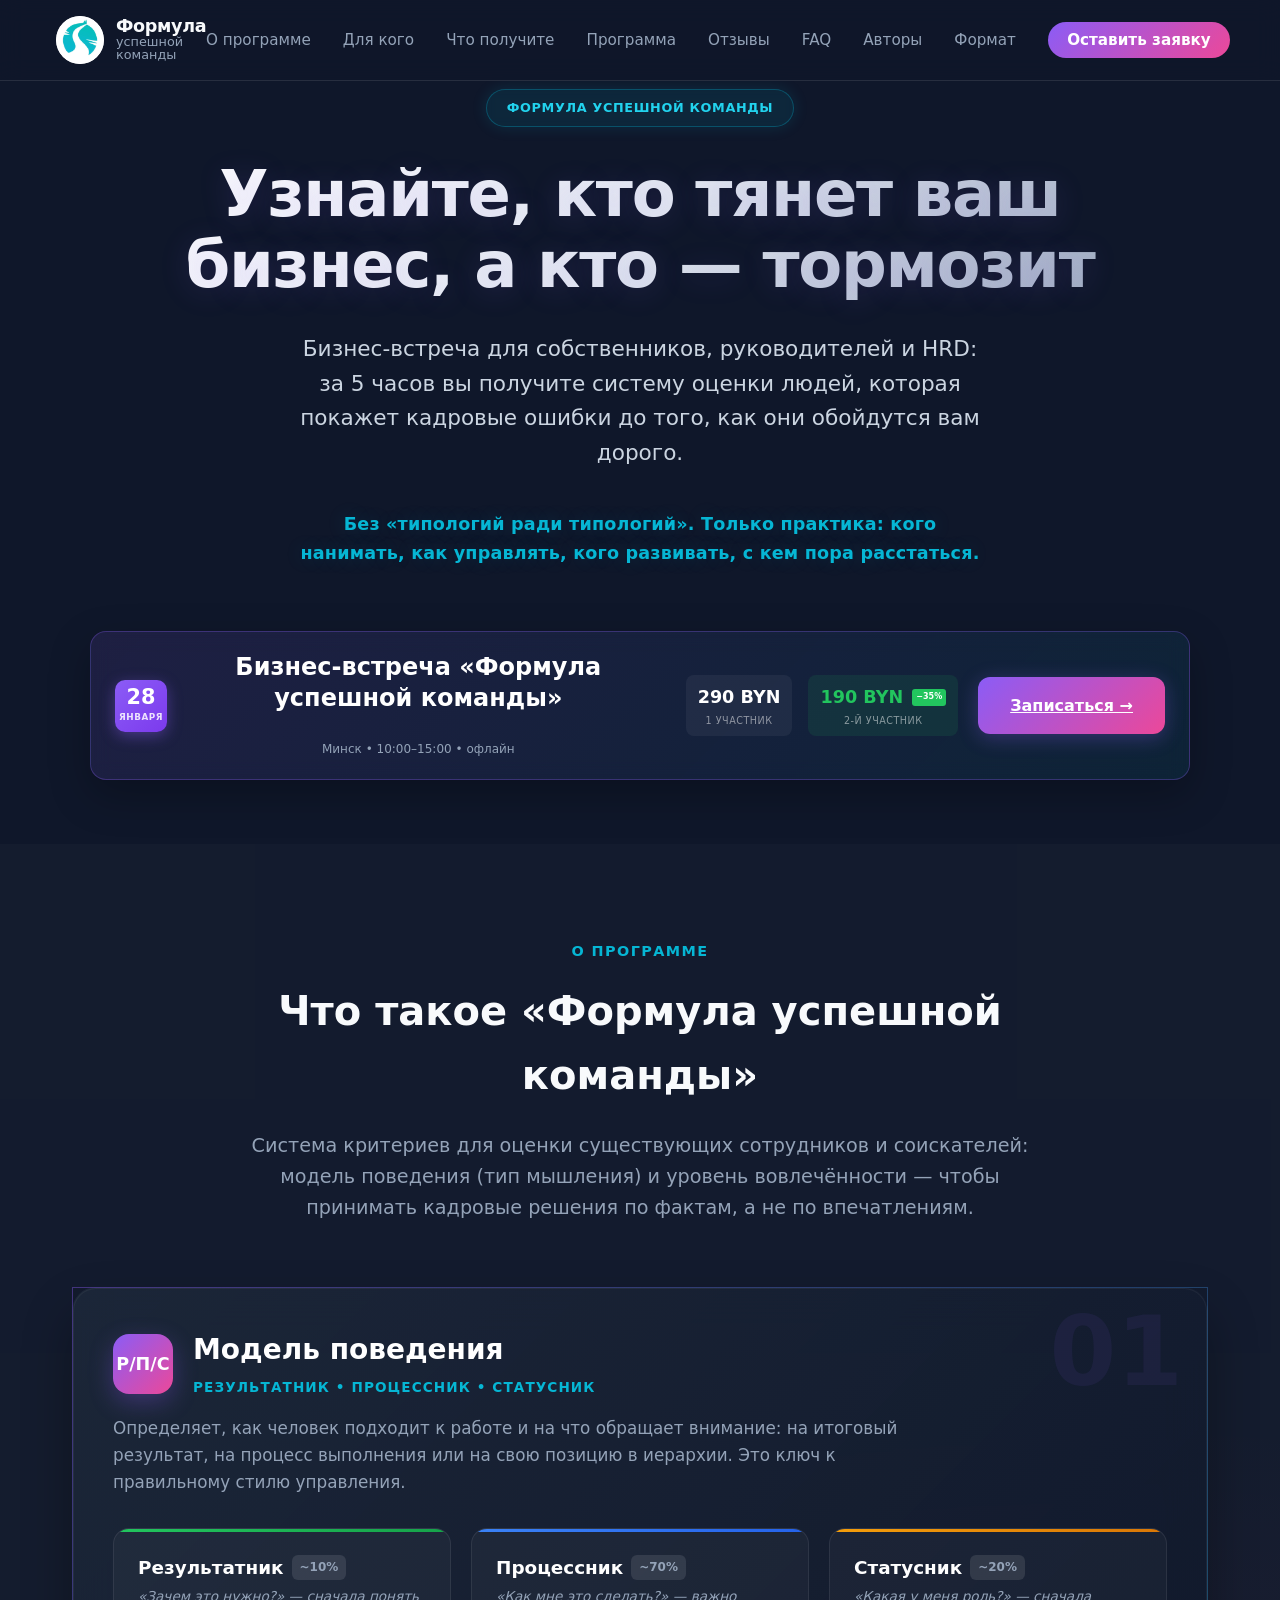
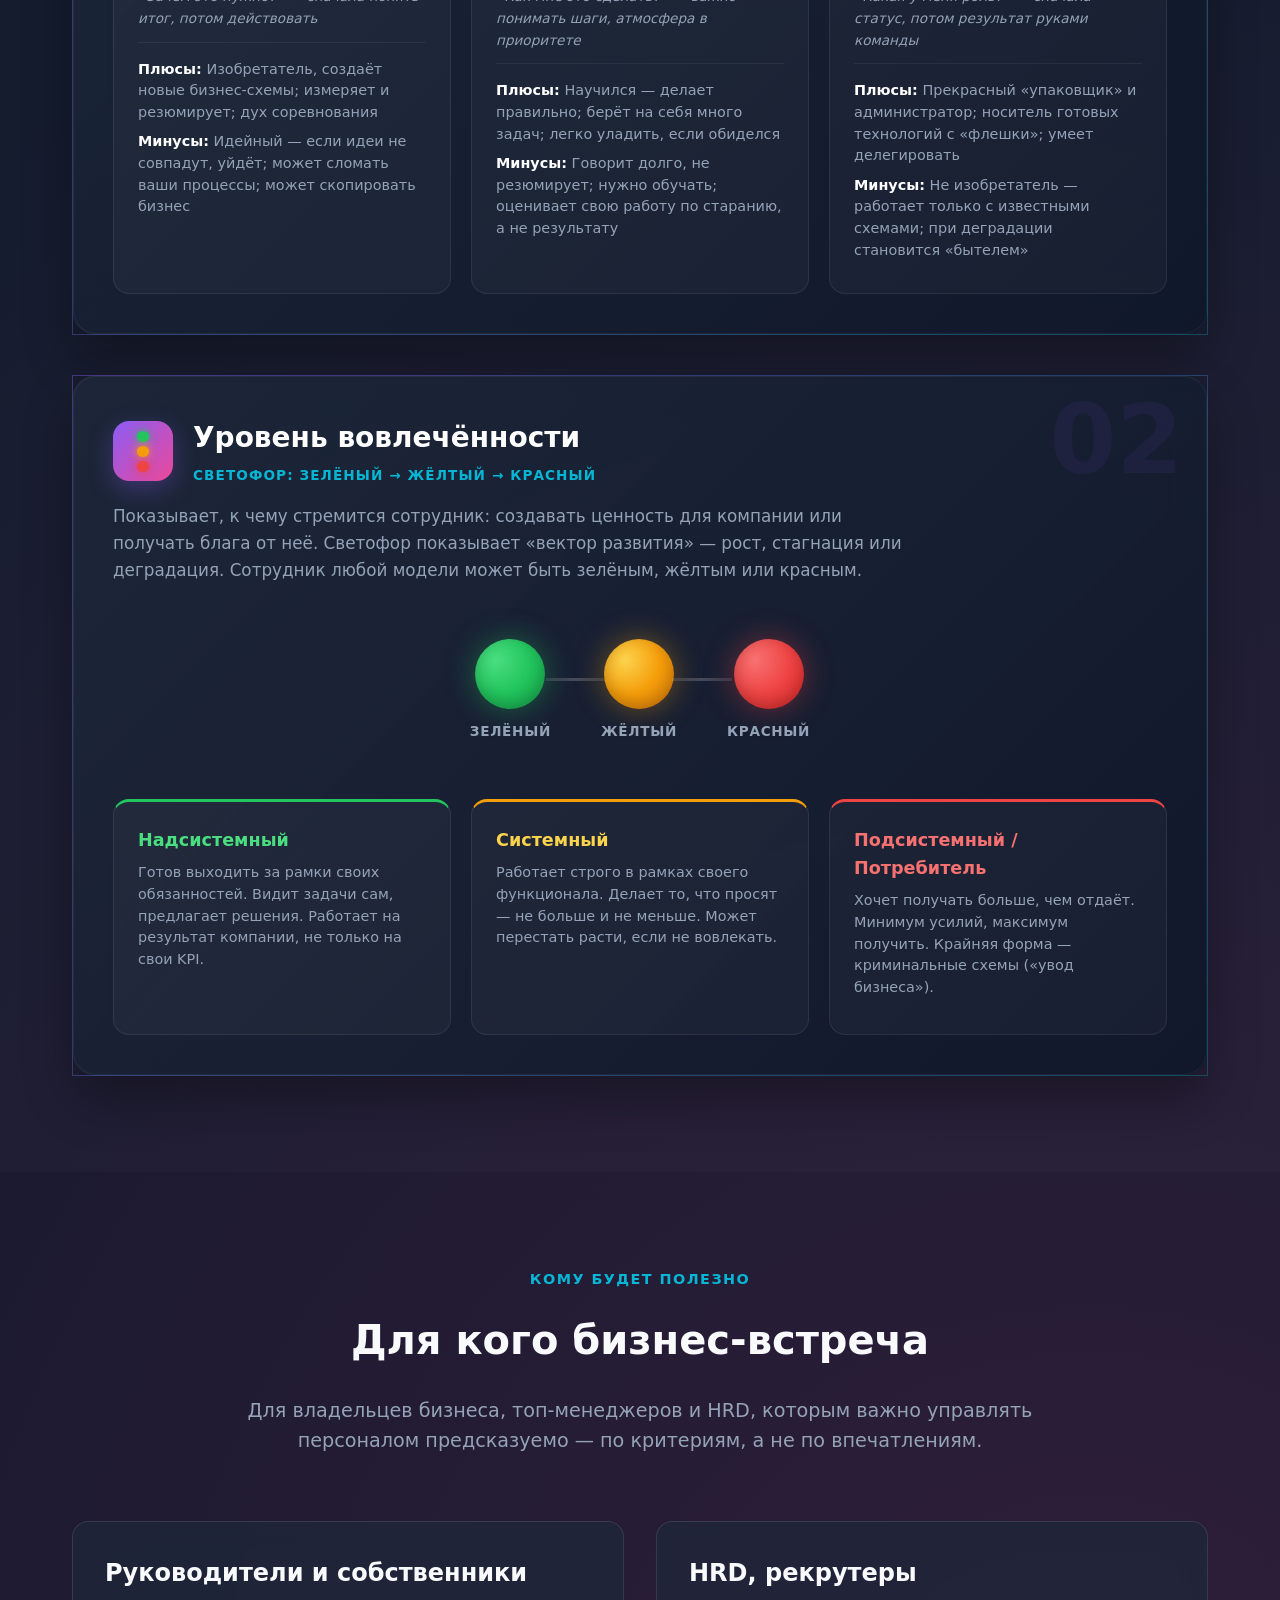
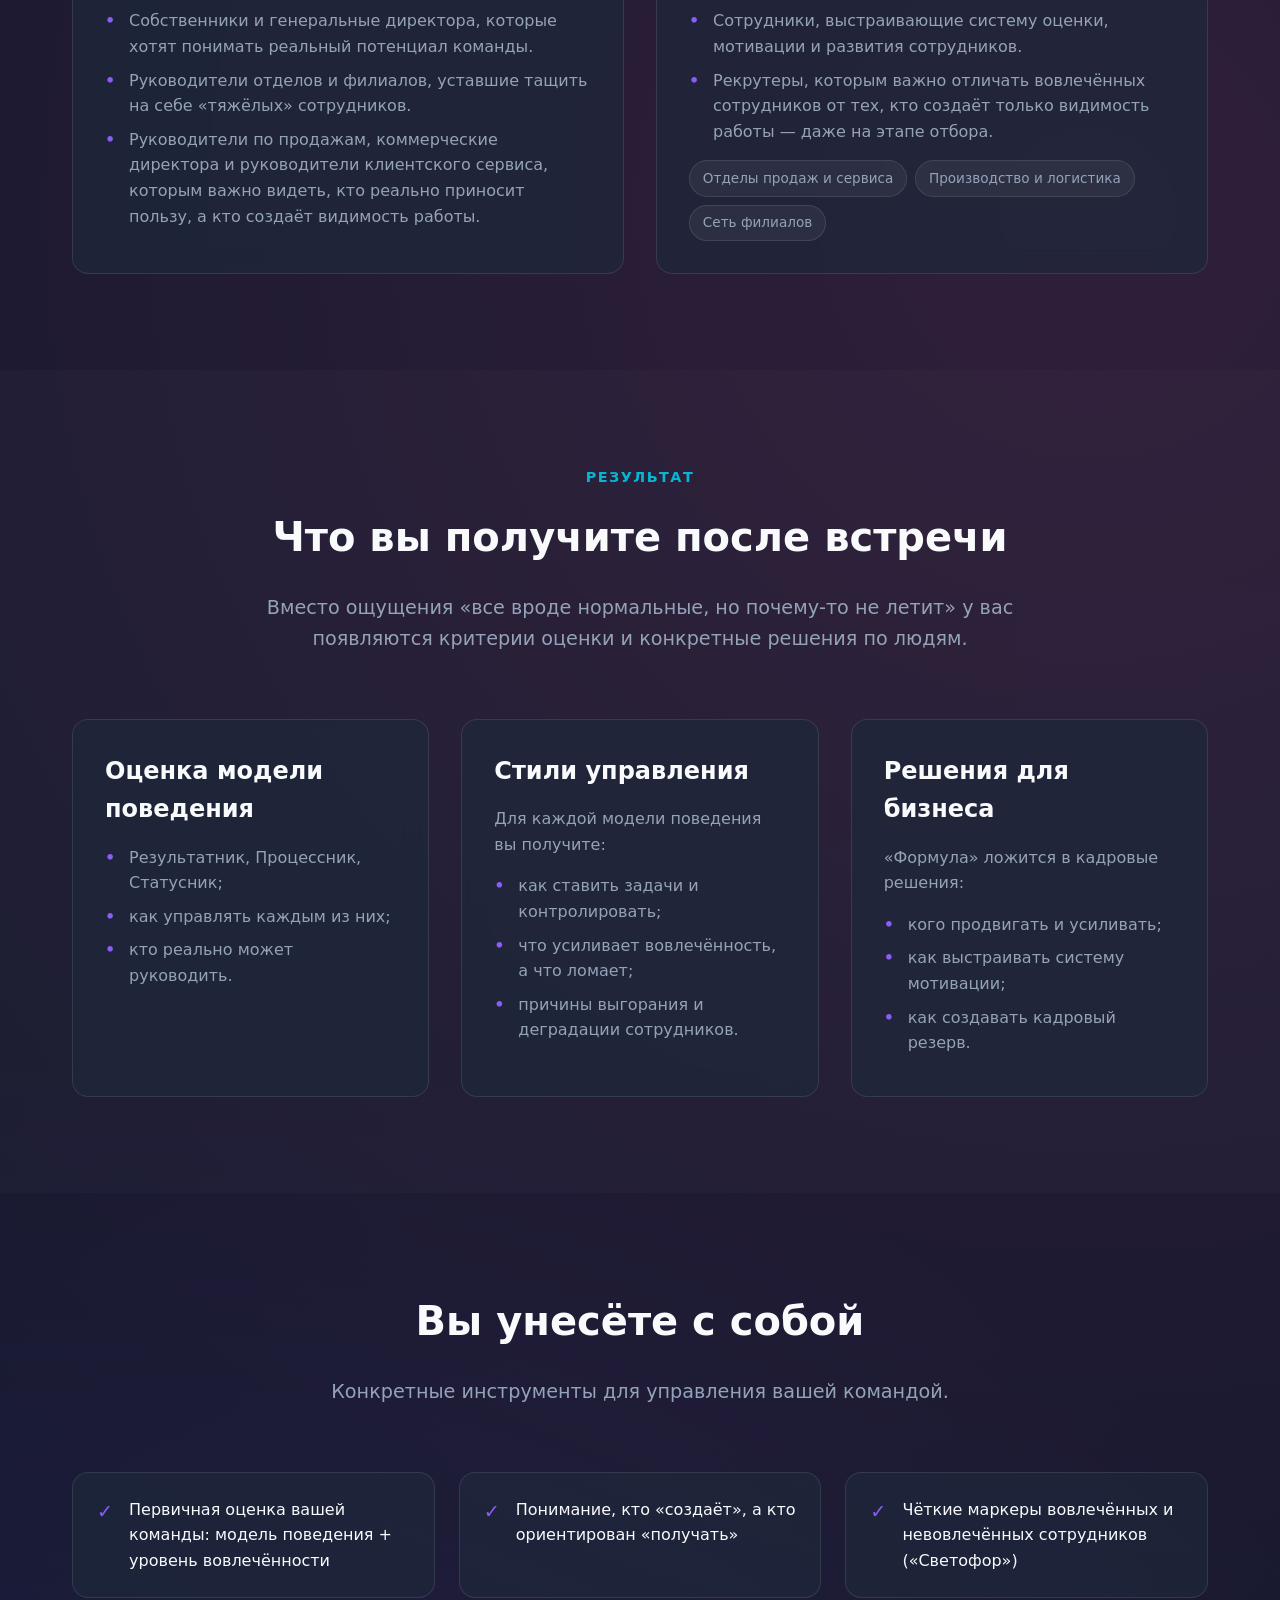
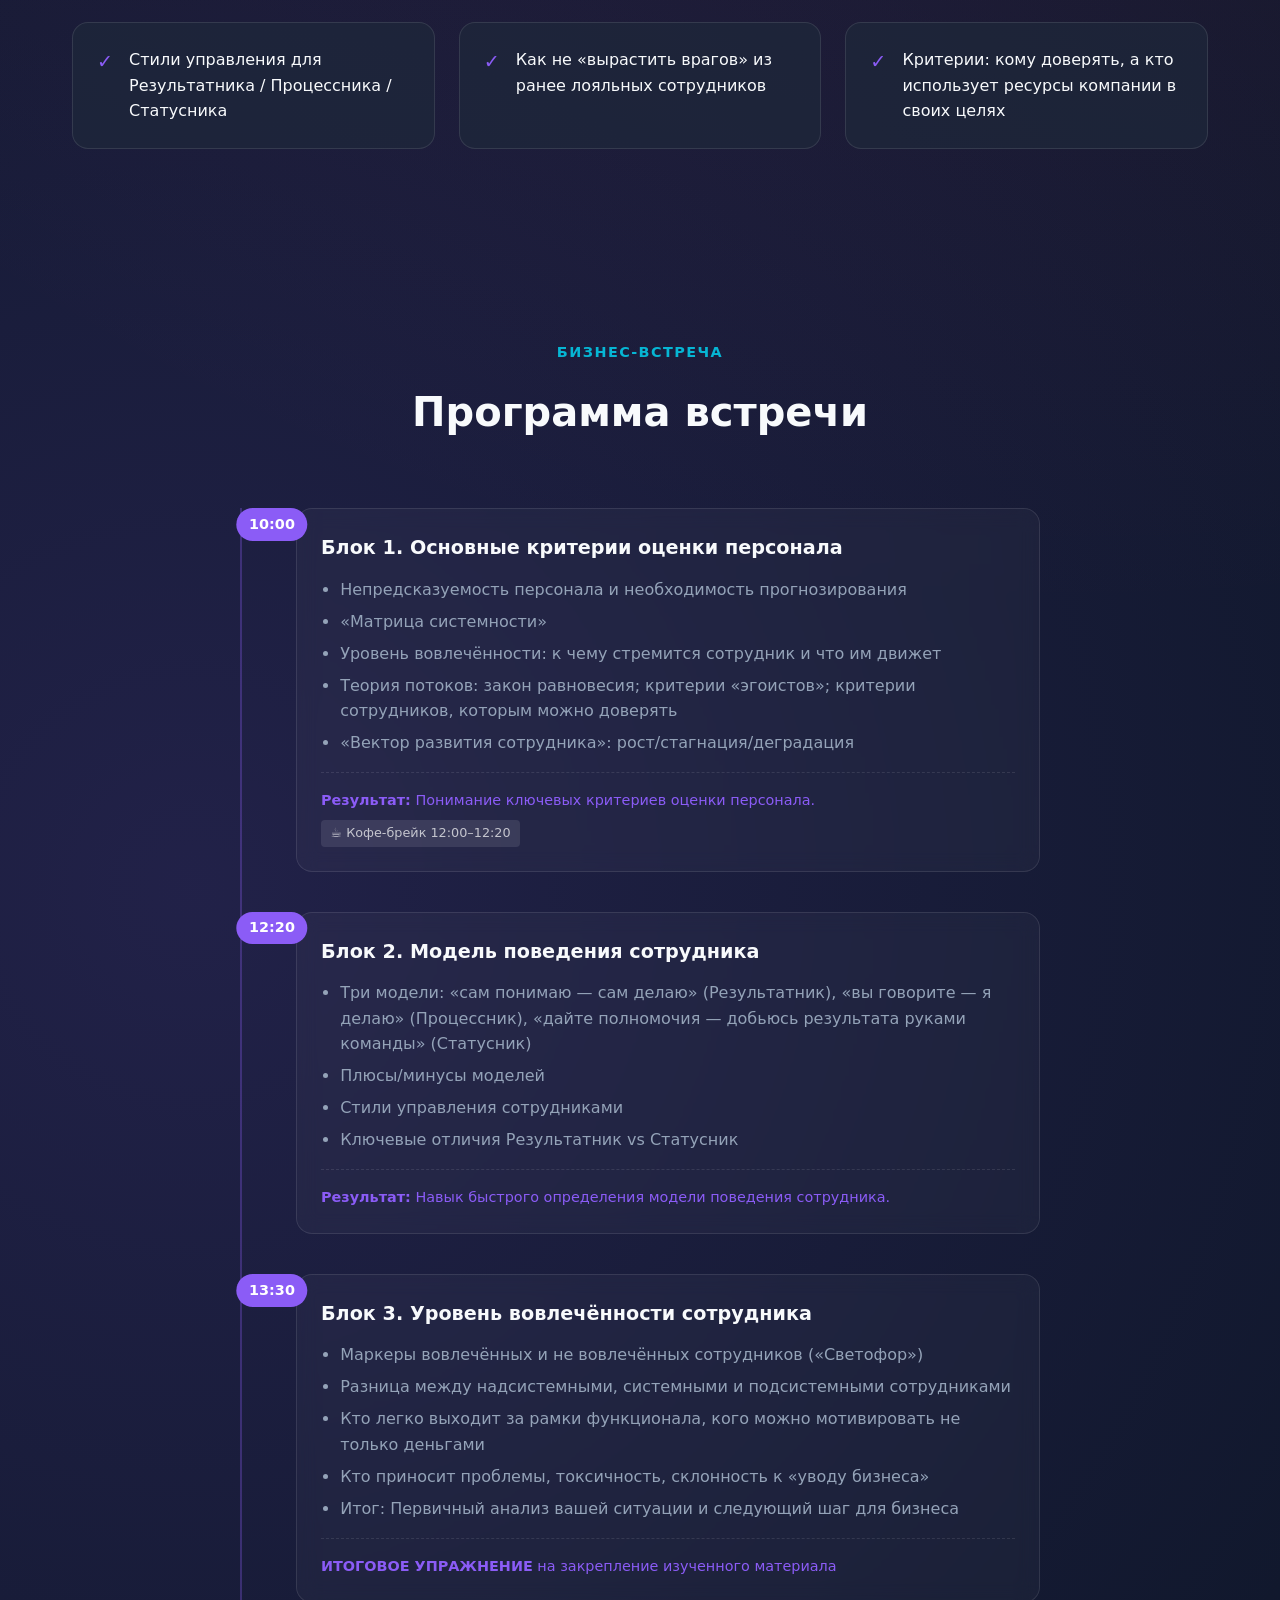
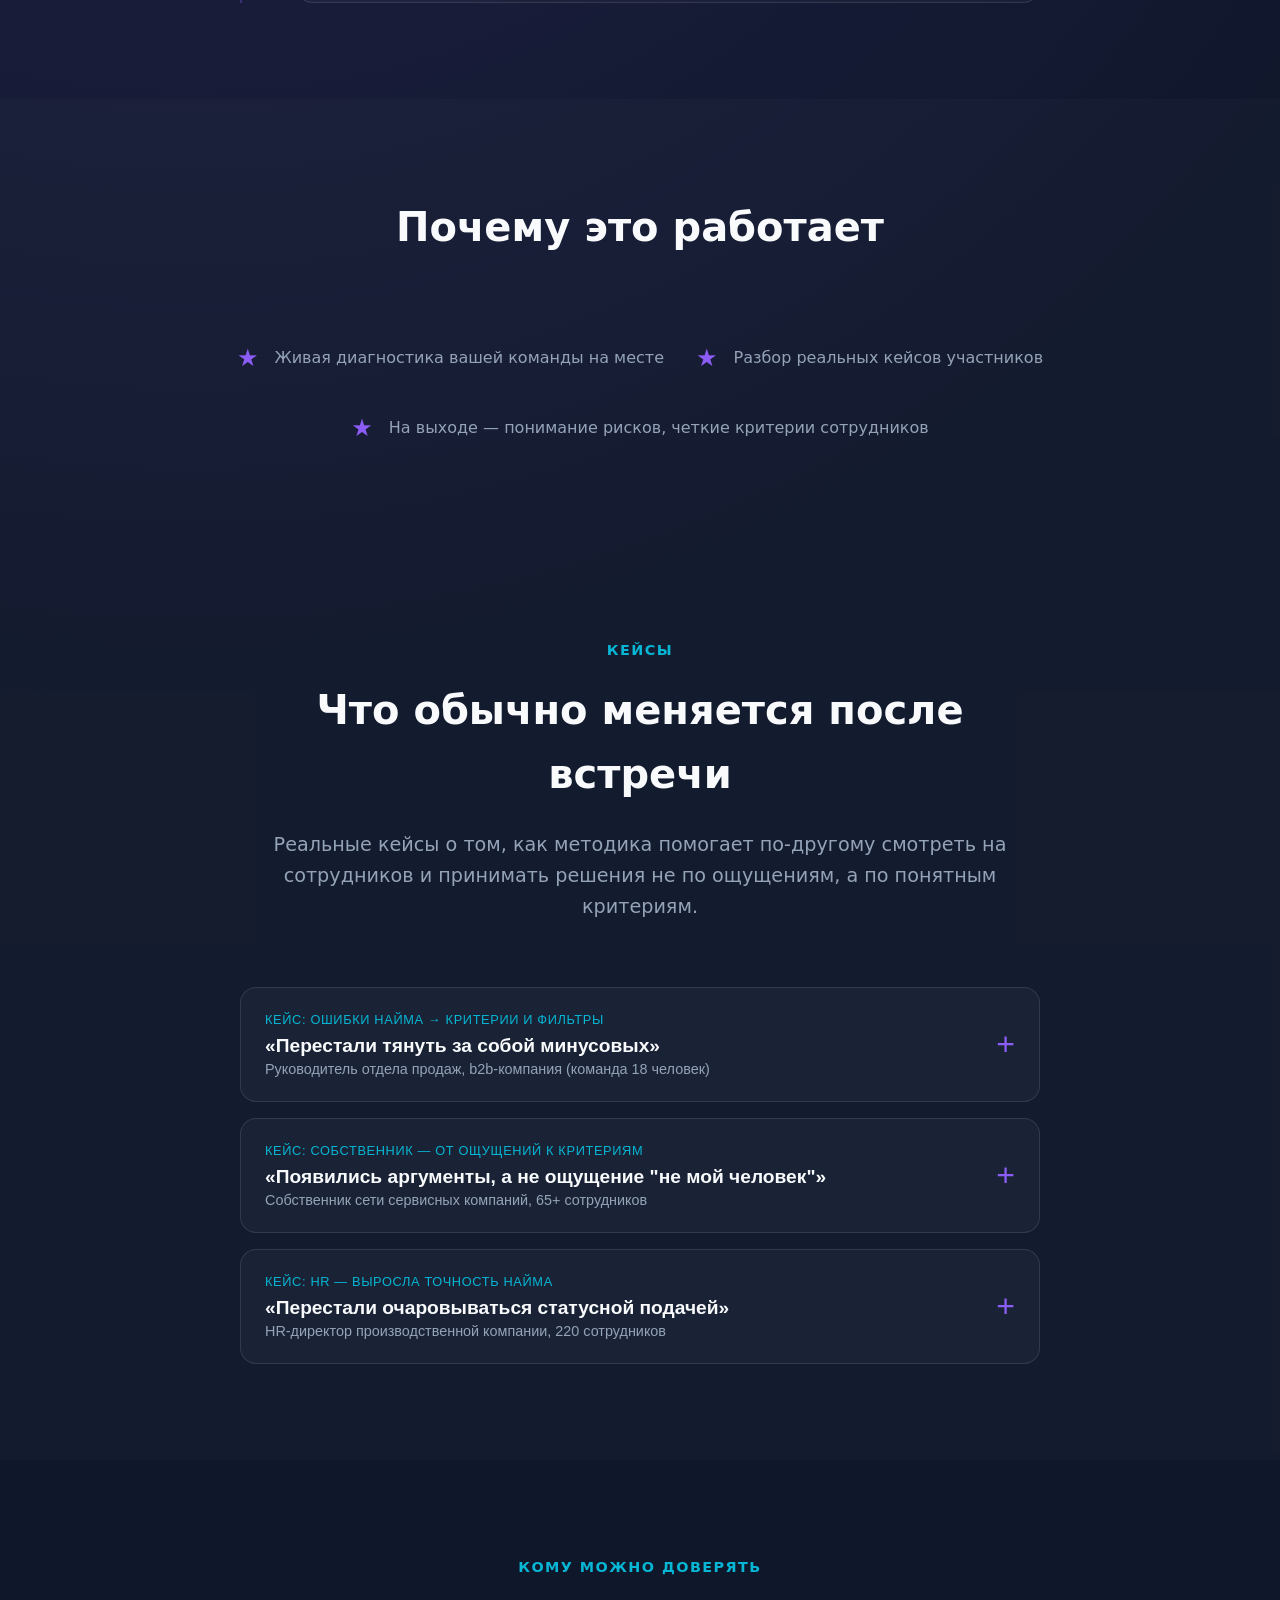
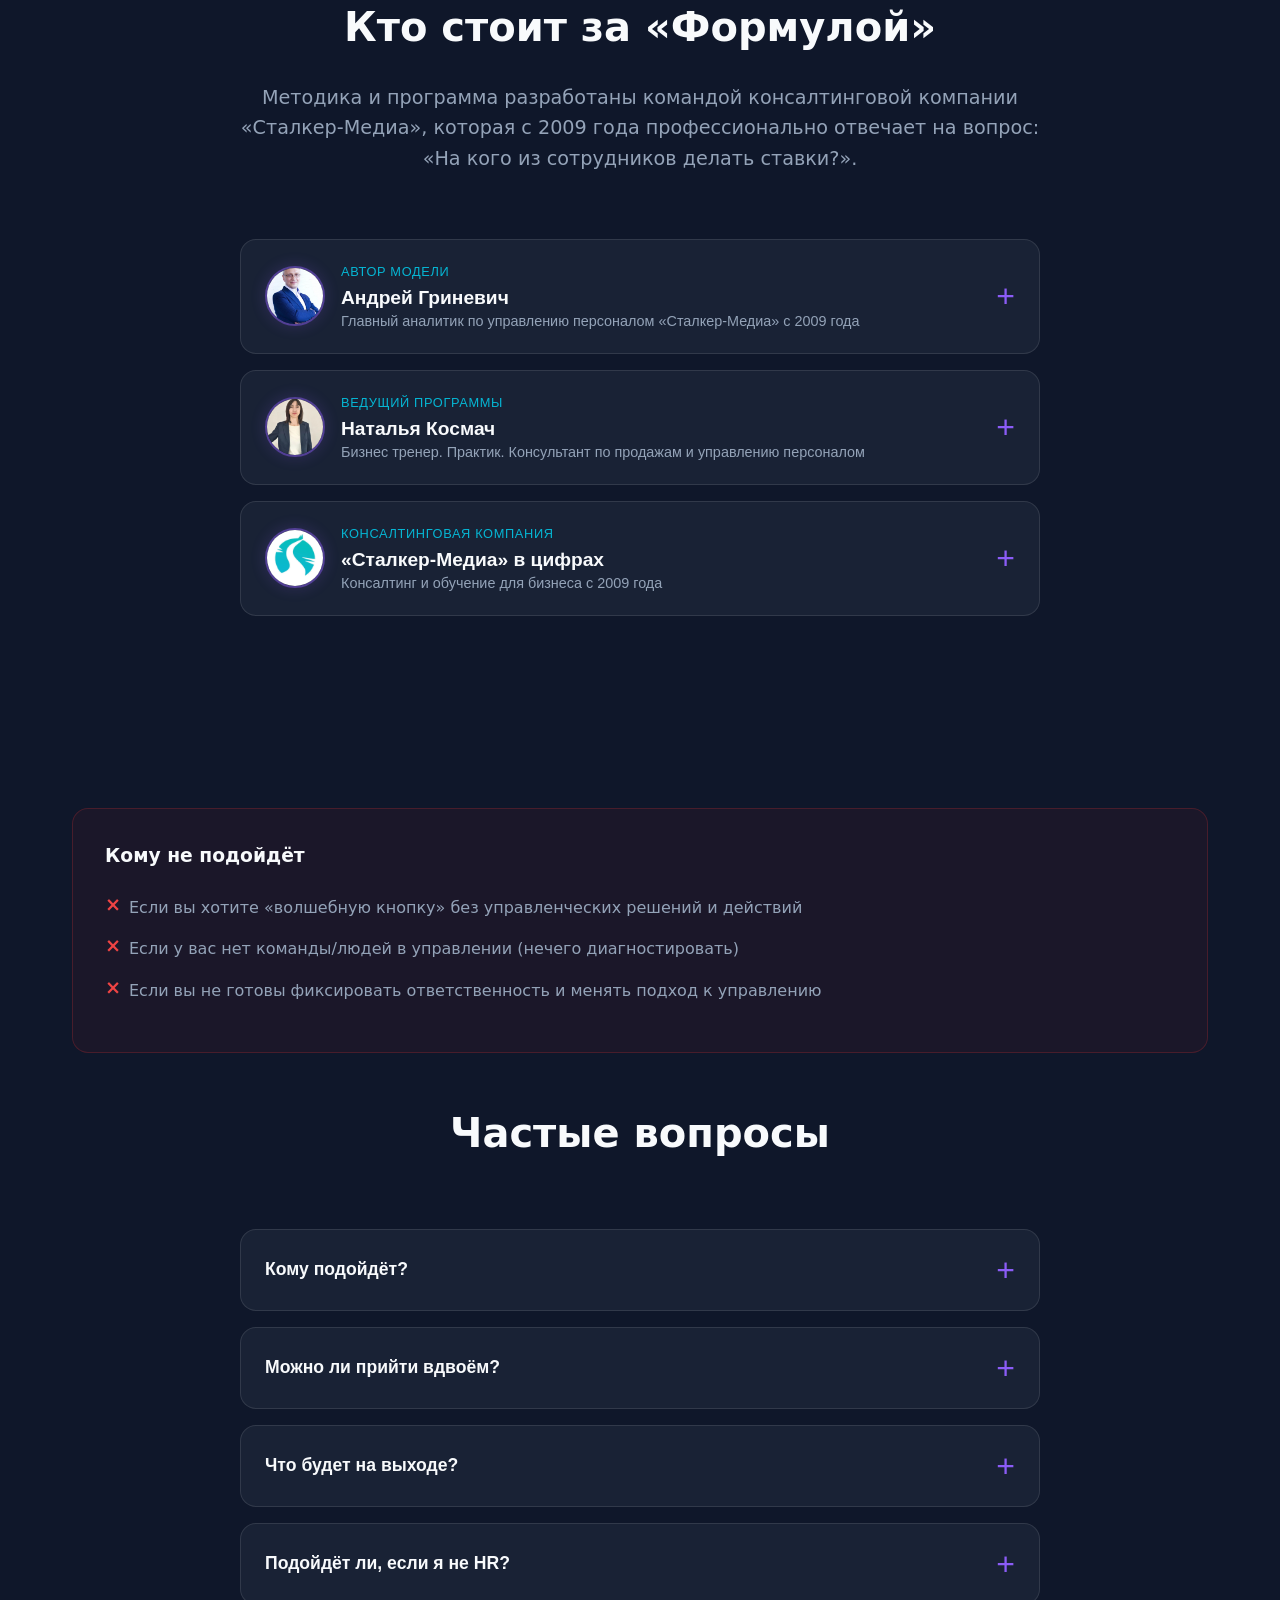
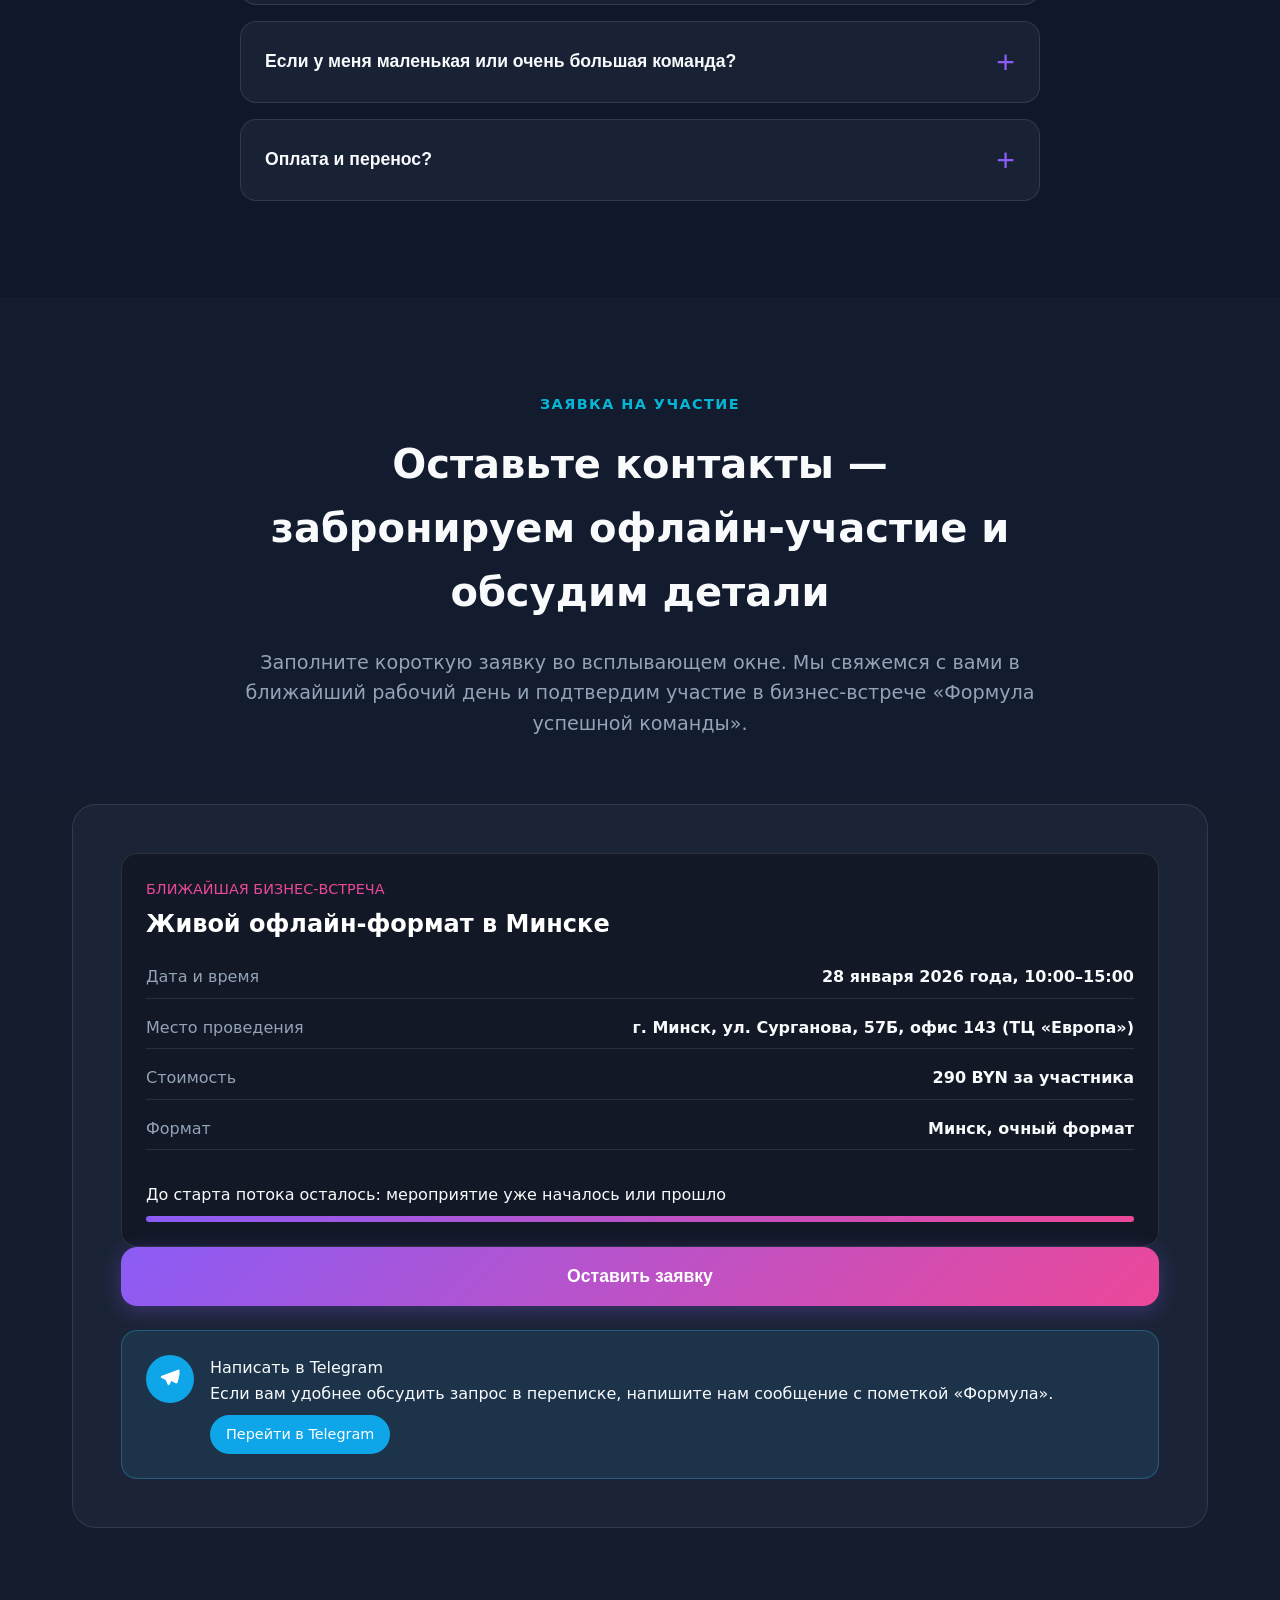
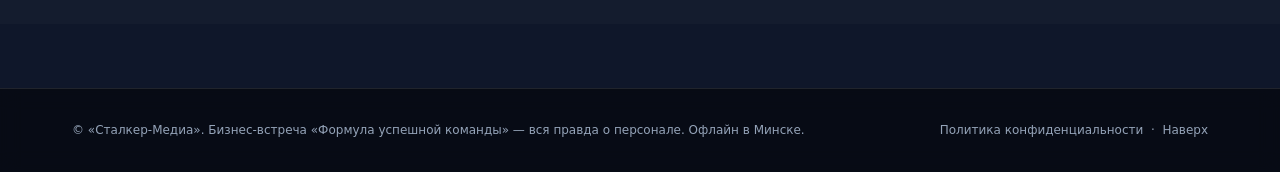
<file: index.html>
<!DOCTYPE html>
<html lang="ru">

<head>
    <meta charset="UTF-8">
    <title>Формула успешной команды — вся правда о персонале | Сталкер-Медиа</title>
    <meta name="viewport"
        content="width=device-width, initial-scale=1.0, maximum-scale=5.0, user-scalable=yes, viewport-fit=cover">
    <meta name="description"
        content="Бизнес-встреча «Формула успешной команды» для собственников и руководителей: научитесь прогнозировать поведение сотрудников и уровень вовлечённости, чтобы снижать ошибки найма и управлять без выгорания.">

    <!-- Theme colors for mobile browsers -->
    <meta name="theme-color" content="#0f172a">
    <meta name="apple-mobile-web-app-capable" content="yes">
    <meta name="apple-mobile-web-app-status-bar-style" content="black-translucent">

    <!-- Open Graph / Facebook -->
    <meta property="og:type" content="website">
    <meta property="og:url" content="https://stalking.by/formula">
    <meta property="og:title" content="Формула успешной команды — вся правда о персонале">
    <meta property="og:description"
        content="Бизнес-встреча в Минске: научитесь прогнозировать поведение и вовлечённость сотрудников для эффективного управления командой.">
    <meta property="og:image" content="assets/formula-og.jpg">

    <!-- Twitter -->
    <meta property="twitter:card" content="summary_large_image">
    <meta property="twitter:url" content="https://stalking.by/formula">
    <meta property="twitter:title" content="Формула успешной команды — вся правда о персонале">
    <meta property="twitter:description"
        content="Бизнес-встреча в Минске: научитесь прогнозировать поведение и вовлечённость сотрудников для эффективного управления командой.">
    <meta property="twitter:image" content="assets/formula-og.jpg">

    <link rel="stylesheet" href="assets/style-dark.css?v=2.1">
    <link rel="stylesheet" href="assets/teremok-styled.css?v=2.1">
    <link rel="stylesheet" href="assets/mobile-enhancements.css?v=2.1">
</head>

<body>
    <!-- Skip to content link for accessibility -->
    <a href="#main" class="skip-link">Перейти к основному содержанию</a>

    <div class="page-wrap">

        <header>
            <div class="nav">
                <div class="logo">
                    <div class="logo-mark">
                        <img src="assets/logo-stalker.jpg" alt="Сталкер-Медиа логотип" loading="lazy">
                    </div>
                    <div class="logo-labels">
                        <div class="logo-text-primary">Формула</div>
                        <div class="logo-text-secondary">успешной команды</div>
                    </div>
                </div>

                <div class="nav-links">
                    <a href="#about">О программе</a>
                    <a href="#who">Для кого</a>
                    <a href="#results">Что получите</a>
                    <a href="#program">Программа</a>
                    <a href="#testimonials">Отзывы</a>
                    <a href="#faq">FAQ</a>
                    <a href="#experts">Авторы</a>
                    <a href="#format">Формат</a>
                    <a href="javascript:void(0)" class="nav-cta" onclick="openLeadModal('lead')">
                        Оставить заявку
                    </a>
                </div>

                <!-- Mobile Menu Button -->
                <button class="mobile-menu-btn" aria-label="Открыть меню навигации" aria-expanded="false"
                    onclick="toggleMobileMenu()">
                    <span></span>
                    <span></span>
                    <span></span>
                </button>
            </div>
        </header>

        <!-- Mobile Menu Overlay (только визуальное затемнение, не блокирует клики) -->
        <div class="nav-overlay"></div>

        <main id="main">
            <!-- Hero -->
            <section class="section section-dark" id="top">
                <div class="container">
                    <div class="hero" data-animate>
                        <div class="hero-brand-badge">
                            <span>Формула успешной команды</span>
                        </div>

                        <h1>Узнайте, кто <span style="color: var(--accent-cyan);">тянет</span> ваш бизнес, а кто —
                            <span style="color: var(--accent-secondary);">тормозит</span>
                        </h1>
                        <p class="hero-subtitle">
                            Бизнес-встреча для собственников, руководителей и HRD: за 5 часов вы получите систему оценки
                            людей,
                            которая покажет кадровые ошибки до того, как они обойдутся вам дорого.
                        </p>
                        <p class="hero-subtitle hero-subtitle--secondary">
                            Без «типологий ради типологий». Только практика: кого нанимать, как управлять, кого
                            развивать, с кем пора расстаться.
                        </p>

                        <div class="hero-offer-new">
                            <!-- Left: Event info -->
                            <div class="hero-event-left">
                                <div class="hero-event-date">
                                    <span class="event-day">28</span>
                                    <span class="event-month">января</span>
                                </div>
                                <div class="hero-event-text">
                                    <div class="event-title">Бизнес-встреча «Формула успешной команды»</div>
                                    <div class="event-meta">Минск • 10:00–15:00 • офлайн</div>
                                </div>
                            </div>

                            <!-- Right: Prices + CTA -->
                            <div class="hero-event-right">
                                <div class="hero-prices-compact">
                                    <div class="price-item-compact">
                                        <span class="price-val">290 BYN</span>
                                        <span class="price-lbl">1 участник</span>
                                    </div>
                                    <div class="price-item-compact price-item-compact--discount">
                                        <span class="price-val">190 BYN <span class="discount-badge">−35%</span></span>
                                        <span class="price-lbl">2-й участник</span>
                                    </div>
                                </div>
                                <a class="btn btn-primary btn-cta" href="javascript:void(0)"
                                    onclick="openLeadModal('lead')">Записаться →</a>
                            </div>
                        </div>
                    </div>
                </div>
            </section>

            <!-- About -->
            <section class="section section-alt" id="about">
                <div class="container" data-animate>
                    <div class="section-header">
                        <div class="section-kicker">О программе</div>
                        <h2>Что такое «Формула успешной команды»</h2>
                        <p class="section-lead">
                            Система критериев для оценки существующих сотрудников и соискателей: модель поведения (тип
                            мышления) и уровень вовлечённости — чтобы принимать кадровые решения по фактам, а не по
                            впечатлениям.
                        </p>
                    </div>

                    <!-- Premium Methodology Blocks -->
                    <div class="methodology-blocks">

                        <!-- BLOCK 01: Модель поведения -->
                        <div class="methodology-block" data-animate>
                            <span class="methodology-watermark">01</span>
                            <div class="methodology-header">
                                <div class="methodology-icon">Р/П/С</div>
                                <div class="methodology-titles">
                                    <h3>Модель поведения</h3>
                                    <p class="methodology-subtitle">Результатник • Процессник • Статусник</p>
                                </div>
                            </div>
                            <p class="methodology-desc">
                                Определяет, как человек подходит к работе и на что обращает внимание:
                                на итоговый результат, на процесс выполнения или на свою позицию в иерархии.
                                Это ключ к правильному стилю управления.
                            </p>

                            <div class="type-cards">
                                <div class="type-card type-card--result">
                                    <h4>Результатник <span class="type-percent">~10%</span></h4>
                                    <p class="type-who">«Зачем это нужно?» — сначала понять итог, потом действовать</p>
                                    <ul>
                                        <li><strong>Плюсы:</strong> Изобретатель, создаёт новые бизнес-схемы; измеряет и
                                            резюмирует; дух соревнования</li>
                                        <li><strong>Минусы:</strong> Идейный — если идеи не совпадут, уйдёт; может
                                            сломать ваши процессы; может скопировать бизнес</li>
                                    </ul>
                                </div>

                                <div class="type-card type-card--process">
                                    <h4>Процессник <span class="type-percent">~70%</span></h4>
                                    <p class="type-who">«Как мне это сделать?» — важно понимать шаги, атмосфера в
                                        приоритете</p>
                                    <ul>
                                        <li><strong>Плюсы:</strong> Научился — делает правильно; берёт на себя много
                                            задач; легко уладить, если обиделся</li>
                                        <li><strong>Минусы:</strong> Говорит долго, не резюмирует; нужно обучать;
                                            оценивает свою работу по старанию, а не результату</li>
                                    </ul>
                                </div>

                                <div class="type-card type-card--status">
                                    <h4>Статусник <span class="type-percent">~20%</span></h4>
                                    <p class="type-who">«Какая у меня роль?» — сначала статус, потом результат руками
                                        команды</p>
                                    <ul>
                                        <li><strong>Плюсы:</strong> Прекрасный «упаковщик» и администратор; носитель
                                            готовых технологий с «флешки»; умеет делегировать</li>
                                        <li><strong>Минусы:</strong> Не изобретатель — работает только с известными
                                            схемами; при деградации становится «бытелем»</li>
                                    </ul>
                                </div>
                            </div>
                        </div>

                        <!-- BLOCK 02: Уровень вовлечённости -->
                        <div class="methodology-block" data-animate>
                            <span class="methodology-watermark">02</span>
                            <div class="methodology-header">
                                <div class="methodology-icon methodology-icon--traffic">
                                    <span class="traffic-mini traffic-mini--green"></span>
                                    <span class="traffic-mini traffic-mini--yellow"></span>
                                    <span class="traffic-mini traffic-mini--red"></span>
                                </div>
                                <div class="methodology-titles">
                                    <h3>Уровень вовлечённости</h3>
                                    <p class="methodology-subtitle">Светофор: зелёный → жёлтый → красный</p>
                                </div>
                            </div>
                            <p class="methodology-desc">
                                Показывает, к чему стремится сотрудник: создавать ценность для компании или получать
                                блага от неё.
                                Светофор показывает «вектор развития» — рост, стагнация или деградация.
                                Сотрудник любой модели может быть зелёным, жёлтым или красным.
                            </p>

                            <div class="traffic-section">
                                <div class="traffic-visual">
                                    <div class="traffic-item traffic-item--green">
                                        <div class="traffic-circle"></div>
                                        <div class="traffic-label">Зелёный</div>
                                    </div>
                                    <div class="traffic-connector"></div>
                                    <div class="traffic-item traffic-item--yellow">
                                        <div class="traffic-circle"></div>
                                        <div class="traffic-label">Жёлтый</div>
                                    </div>
                                    <div class="traffic-connector"></div>
                                    <div class="traffic-item traffic-item--red">
                                        <div class="traffic-circle"></div>
                                        <div class="traffic-label">Красный</div>
                                    </div>
                                </div>

                                <div class="traffic-descriptions">
                                    <div class="traffic-desc traffic-desc--green">
                                        <h5>Надсистемный</h5>
                                        <p>Готов выходить за рамки своих обязанностей. Видит задачи сам, предлагает
                                            решения. Работает на результат компании, не только на свои KPI.</p>
                                    </div>

                                    <div class="traffic-desc traffic-desc--yellow">
                                        <h5>Системный</h5>
                                        <p>Работает строго в рамках своего функционала. Делает то, что просят — не
                                            больше и не меньше. Может перестать расти, если не вовлекать.</p>
                                    </div>

                                    <div class="traffic-desc traffic-desc--red">
                                        <h5>Подсистемный / Потребитель</h5>
                                        <p>Хочет получать больше, чем отдаёт. Минимум усилий, максимум получить. Крайняя
                                            форма — криминальные схемы («увод бизнеса»).</p>
                                    </div>
                                </div>
                            </div>
                        </div>

                    </div>
                </div>
            </section>

            <!-- Who it's for -->
            <section class="section section-dark" id="who">
                <div class="container" data-animate>
                    <div class="section-header">
                        <div class="section-kicker">Кому будет полезно</div>
                        <h2>Для кого бизнес-встреча</h2>
                        <p class="section-lead">
                            Для владельцев бизнеса, топ-менеджеров и HRD, которым важно управлять
                            персоналом предсказуемо — по критериям, а не по впечатлениям.
                        </p>
                    </div>
                    <div class="two-cols">
                        <div class="card">
                            <h3>Руководители и собственники</h3>
                            <ul>
                                <li>Собственники и генеральные директора, которые хотят понимать реальный потенциал
                                    команды.</li>
                                <li>Руководители отделов и филиалов, уставшие тащить на себе «тяжёлых» сотрудников.</li>
                                <li>Руководители по продажам, коммерческие директора и руководители клиентского сервиса,
                                    которым важно видеть, кто реально приносит пользу, а кто создаёт видимость
                                    работы.</li>
                            </ul>
                        </div>
                        <div class="card">
                            <h3>HRD, рекрутеры</h3>
                            <ul>
                                <li>Сотрудники, выстраивающие систему оценки, мотивации и развития сотрудников.</li>
                                <li>Рекрутеры, которым важно отличать вовлечённых сотрудников от тех, кто создаёт
                                    только видимость работы — даже на этапе отбора.</li>
                            </ul>
                            <div class="pill-list">
                                <div class="pill">Отделы продаж и сервиса</div>
                                <div class="pill">Производство и логистика</div>
                                <div class="pill">Сеть филиалов</div>
                            </div>
                        </div>
                    </div>
                </div>
            </section>

            <!-- Results -->
            <section class="section section-alt" id="results">
                <div class="container" data-animate>
                    <div class="section-header">
                        <div class="section-kicker">Результат</div>
                        <h2>Что вы получите после встречи</h2>
                        <p class="section-lead">
                            Вместо ощущения «все вроде нормальные, но почему-то не летит»
                            у вас появляются критерии оценки и конкретные решения по людям.
                        </p>
                    </div>
                    <div class="grid-3">
                        <div class="card">
                            <h3>Оценка модели поведения</h3>
                            <ul>
                                <li>Результатник, Процессник, Статусник;</li>
                                <li>как управлять каждым из них;</li>
                                <li>кто реально может руководить.</li>
                            </ul>
                        </div>
                        <div class="card">
                            <h3>Стили управления</h3>
                            <p>Для каждой модели поведения вы получите:</p>
                            <ul>
                                <li>как ставить задачи и контролировать;</li>
                                <li>что усиливает вовлечённость, а что ломает;</li>
                                <li>причины выгорания и деградации сотрудников.</li>
                            </ul>
                        </div>
                        <div class="card">
                            <h3>Решения для бизнеса</h3>
                            <p>«Формула» ложится в кадровые решения:</p>
                            <ul>
                                <li>кого продвигать и усиливать;</li>
                                <li>как выстраивать систему мотивации;</li>
                                <li>как создавать кадровый резерв.</li>
                            </ul>
                        </div>
                    </div>


                </div>
            </section>

            <!-- Takeaways (NEW) -->
            <section class="section section-dark" id="takeaways">
                <div class="container" data-animate>
                    <div class="section-header">
                        <h2>Вы унесёте с собой</h2>
                        <p class="section-lead">Конкретные инструменты для управления вашей командой.</p>
                    </div>
                    <div class="takeaways-grid">
                        <div class="takeaway-card">
                            <div class="takeaway-check">✓</div>
                            <div>Первичная оценка вашей команды: модель поведения + уровень вовлечённости</div>
                        </div>
                        <div class="takeaway-card">
                            <div class="takeaway-check">✓</div>
                            <div>Понимание, кто «создаёт», а кто ориентирован «получать»</div>
                        </div>
                        <div class="takeaway-card">
                            <div class="takeaway-check">✓</div>
                            <div>Чёткие маркеры вовлечённых и невовлечённых сотрудников («Светофор»)</div>
                        </div>
                        <div class="takeaway-card">
                            <div class="takeaway-check">✓</div>
                            <div>Стили управления для Результатника / Процессника / Статусника</div>
                        </div>
                        <div class="takeaway-card">
                            <div class="takeaway-check">✓</div>
                            <div>Как не «вырастить врагов» из ранее лояльных сотрудников</div>
                        </div>
                        <div class="takeaway-card">
                            <div class="takeaway-check">✓</div>
                            <div>Критерии: кому доверять, а кто использует ресурсы компании в своих целях</div>
                        </div>

                    </div>
                </div>
            </section>

            <!-- Program (UPDATED) -->
            <section class="section section-dark" id="program">
                <div class="container" data-animate>
                    <div class="section-header">
                        <div class="section-kicker">Бизнес-встреча</div>
                        <h2>Программа встречи</h2>
                    </div>

                    <div class="program-timeline">
                        <div class="program-item">
                            <div class="program-time">10:00</div>
                            <div class="program-content">
                                <h3>Блок 1. Основные критерии оценки персонала</h3>
                                <ul>
                                    <li>Непредсказуемость персонала и необходимость прогнозирования</li>
                                    <li>«Матрица системности»</li>
                                    <li>Уровень вовлечённости: к чему стремится сотрудник и что им движет</li>
                                    <li>Теория потоков: закон равновесия; критерии «эгоистов»; критерии сотрудников,
                                        которым можно доверять</li>
                                    <li>«Вектор развития сотрудника»: рост/стагнация/деградация</li>
                                </ul>
                                <div class="program-block-result">
                                    <strong>Результат:</strong> Понимание ключевых критериев оценки персонала.
                                </div>
                                <div class="program-timing-badge">☕ Кофе-брейк 12:00–12:20</div>
                            </div>
                        </div>

                        <div class="program-item">
                            <div class="program-time">12:20</div>
                            <div class="program-content">
                                <h3>Блок 2. Модель поведения сотрудника</h3>
                                <ul>
                                    <li>Три модели: «сам понимаю — сам делаю» (Результатник), «вы говорите — я делаю»
                                        (Процессник), «дайте полномочия — добьюсь результата руками команды» (Статусник)
                                    </li>
                                    <li>Плюсы/минусы моделей</li>
                                    <li>Стили управления сотрудниками</li>
                                    <li>Ключевые отличия Результатник vs Статусник</li>
                                </ul>
                                <div class="program-block-result">
                                    <strong>Результат:</strong> Навык быстрого определения модели поведения сотрудника.
                                </div>
                            </div>
                        </div>

                        <div class="program-item">
                            <div class="program-time">13:30</div>
                            <div class="program-content">
                                <h3>Блок 3. Уровень вовлечённости сотрудника</h3>
                                <ul>
                                    <li>Маркеры вовлечённых и не вовлечённых сотрудников («Светофор»)</li>
                                    <li>Разница между надсистемными, системными и подсистемными сотрудниками</li>
                                    <li>Кто легко выходит за рамки функционала, кого можно мотивировать не только
                                        деньгами</li>
                                    <li>Кто приносит проблемы, токсичность, склонность к «уводу бизнеса»</li>
                                    <li>Итог: Первичный анализ вашей ситуации и следующий шаг для бизнеса</li>
                                </ul>
                                <div class="program-block-result">
                                    <strong>ИТОГОВОЕ УПРАЖНЕНИЕ</strong> на закрепление изученного материала
                                </div>
                            </div>
                        </div>
                    </div>
                </div>
            </section>

            <!-- Trust (NEW) -->
            <section class="section section-alt" id="trust">
                <div class="container" data-animate>
                    <div class="section-header">
                        <h2>Почему это работает</h2>
                    </div>
                    <div class="trust-bullests">
                        <div class="trust-item">
                            <span class="trust-icon">★</span>
                            <span>Живая диагностика вашей команды на месте</span>
                        </div>
                        <div class="trust-item">
                            <span class="trust-icon">★</span>
                            <span>Разбор реальных кейсов участников</span>
                        </div>
                        <div class="trust-item">
                            <span class="trust-icon">★</span>
                            <span>На выходе — понимание рисков, четкие критерии сотрудников</span>
                        </div>
                    </div>
                </div>
            </section>

            <!-- Testimonials -->
            <section class="section section-alt" id="testimonials">
                <div class="container" data-animate>
                    <div class="section-header">
                        <div class="section-kicker">Кейсы</div>
                        <h2>Что обычно меняется после встречи</h2>
                        <p class="section-lead">
                            Реальные кейсы о том, как методика помогает по-другому смотреть на сотрудников
                            и принимать решения не по ощущениям, а по понятным критериям.
                        </p>
                    </div>

                    <div class="testimonials-list">
                        <div class="testimonial-item">
                            <button class="testimonial-header" type="button">
                                <div>
                                    <div class="testimonial-tag">Кейс: ошибки найма → критерии и фильтры</div>
                                    <div class="testimonial-title">«Перестали тянуть за собой минусовых»</div>
                                    <div class="testimonial-meta">
                                        Руководитель отдела продаж, b2b-компания (команда 18 человек)
                                    </div>
                                </div>
                                <span class="testimonial-toggle-icon" aria-hidden="true">+</span>
                            </button>
                            <div class="testimonial-body">
                                <p>
                                    <strong>Было:</strong> Ощущение, что я всё время кого-то дотаскиваю. В отчётах
                                    все выглядели «нормально», но отличить, кто реально вытягивает отдел, а кто
                                    просто создаёт видимость работы, было сложно.
                                </p>
                                <p>
                                    <strong>Стало:</strong> После встречи мы разложили сотрудников по модели поведения и
                                    уровню вовлечённости. Стало очевидно, кто «создаёт», а кто «потребляет».
                                    Убрали фокус со спасения минусовых и сделали ставку на ядро.
                                    За три месяца план отдела начали выполнять без постоянного «ручного управления».
                                </p>
                            </div>
                        </div>

                        <div class="testimonial-item">
                            <button class="testimonial-header" type="button">
                                <div>
                                    <div class="testimonial-tag">Кейс: собственник — от ощущений к критериям</div>
                                    <div class="testimonial-title">«Появились аргументы, а не ощущение "не мой человек"»
                                    </div>
                                    <div class="testimonial-meta">
                                        Собственник сети сервисных компаний, 65+ сотрудников
                                    </div>
                                </div>
                                <span class="testimonial-toggle-icon" aria-hidden="true">+</span>
                            </button>
                            <div class="testimonial-body">
                                <p>
                                    <strong>Было:</strong> Часто говорил фразу «что-то не то с этим человеком», но на
                                    совещаниях это звучало как субъективщина. Держал в штате людей, к которым не было
                                    доверия, просто потому что не мог нормально объяснить, почему они мне не подходят.
                                </p>
                                <p>
                                    <strong>Стало:</strong> Появились общий язык и критерии оценки. Увидели, кто реально
                                    за результат, а кто — за статус. Часть решений, которые год откладывал, приняли
                                    за две недели. Команда управления стала понятнее и предсказуемее.
                                </p>
                            </div>
                        </div>

                        <div class="testimonial-item">
                            <button class="testimonial-header" type="button">
                                <div>
                                    <div class="testimonial-tag">Кейс: HR — выросла точность найма</div>
                                    <div class="testimonial-title">«Перестали очаровываться статусной подачей»</div>
                                    <div class="testimonial-meta">
                                        HR-директор производственной компании, 220 сотрудников
                                    </div>
                                </div>
                                <span class="testimonial-toggle-icon" aria-hidden="true">+</span>
                            </button>
                            <div class="testimonial-body">
                                <p>
                                    <strong>Было:</strong> Приличные воронки найма, но через 3–6 месяцев часть новых
                                    людей «сдувалась». На собеседованиях все выглядели отлично, а в деле оказывалось,
                                    что работать надо постоянно подгонять.
                                </p>
                                <p>
                                    <strong>Стало:</strong> Встроили критерии методики прямо в интервью: стали
                                    целенаправленно
                                    отслеживать маркеры вовлечённости и модель поведения. Перестали очаровываться
                                    только харизмой. За полгода доля «не дотягивающих» новичков заметно снизилась.
                                </p>
                            </div>
                        </div>
                    </div>
                </div>
            </section>

            <!-- Experts as accordion -->
            <section class="section section-dark" id="experts">
                <div class="container" data-animate>
                    <div class="section-header">
                        <div class="section-kicker">Кому можно доверять</div>
                        <h2>Кто стоит за «Формулой»</h2>
                        <p class="section-lead">
                            Методика и программа разработаны командой консалтинговой компании «Сталкер-Медиа»,
                            которая с 2009 года профессионально отвечает на вопрос:
                            «На кого из сотрудников делать ставки?».
                        </p>
                    </div>

                    <div class="testimonials-list experts-list">
                        <div class="testimonial-item">
                            <button class="testimonial-header expert-header" type="button">
                                <div class="expert-avatar">
                                    <img src="assets/expert-andrey.jpg" alt="Андрей Гриневич" loading="lazy">
                                </div>
                                <div class="expert-info">
                                    <div class="testimonial-tag">Автор модели</div>
                                    <div class="testimonial-title">Андрей Гриневич</div>
                                    <div class="testimonial-meta">
                                        Главный аналитик по управлению персоналом «Сталкер-Медиа» с 2009 года
                                    </div>
                                </div>
                                <span class="testimonial-toggle-icon" aria-hidden="true">+</span>
                            </button>
                            <div class="testimonial-body">
                                <p class="expert-role">
                                    Главный консультант и аналитик по управлению человеческими ресурсами.
                                </p>
                                <p>
                                    Автор мотивационной модели «Теремок», «Шкалы профессионализма»,
                                    технологии «Матрица системности» и ряда опросников по оценке персонала.
                                </p>
                                <p>
                                    С 2015 года провёл более 2200 персональных консультаций для собственников и
                                    руководителей.
                                    Помогает принимать кадровые решения не «по ощущению», а на основе системной
                                    диагностики
                                    мотивации и потенциала сотрудников.
                                </p>
                                <p>
                                    <strong>Корпоративные проекты:</strong> СОАО «Беловежские сыры», ООО «Витрум»,
                                    сеть магазинов «Гарфилд» и др.
                                </p>
                            </div>
                        </div>

                        <div class="testimonial-item">
                            <button class="testimonial-header expert-header" type="button">
                                <div class="expert-avatar">
                                    <img src="assets/expert-natalia.jpg" alt="Наталья Космач" loading="lazy">
                                </div>
                                <div class="expert-info">
                                    <div class="testimonial-tag">Ведущий программы</div>
                                    <div class="testimonial-title">Наталья Космач</div>
                                    <div class="testimonial-meta">
                                        Бизнес тренер. Практик. Консультант по продажам и управлению персоналом
                                    </div>
                                </div>
                                <span class="testimonial-toggle-icon" aria-hidden="true">+</span>
                            </button>
                            <div class="testimonial-body">
                                <p class="expert-role">
                                    Автор более 17 обучающих программ по найму, мотивации, управленческим компетенциям,
                                    продажам и переговорам.
                                </p>
                                <p>
                                    С 2017 года лично провела более 2300 интервью и диагностик ключевых сотрудников и
                                    кандидатов. Специализируется на управленческих решениях по людям: подбор, развитие,
                                    продвижение, разделение с сотрудниками.
                                </p>
                                <p>
                                    На «Формуле» Наталья ведёт живой практикум, помогает участникам разложить своих
                                    сотрудников по типажам и перевести результат в конкретные управленческие действия.
                                </p>
                            </div>
                        </div>

                        <div class="testimonial-item">
                            <button class="testimonial-header expert-header" type="button">
                                <div class="expert-avatar">
                                    <img src="assets/logo-stalker.jpg" alt="Сталкер-Медиа логотип" loading="lazy">
                                </div>
                                <div class="expert-info">
                                    <div class="testimonial-tag">Консалтинговая компания</div>
                                    <div class="testimonial-title">«Сталкер-Медиа» в цифрах</div>
                                    <div class="testimonial-meta">
                                        Консалтинг и обучение для бизнеса с 2009 года
                                    </div>
                                </div>
                                <span class="testimonial-toggle-icon" aria-hidden="true">+</span>
                            </button>
                            <div class="testimonial-body">
                                <ul class="metrics-list">
                                    <li>770+ обучающих программ и тренингов для бизнеса;</li>
                                    <li>7000+ руководителей и сотрудников, прошедших обучение;</li>
                                    <li>4500+ аудитов персонала и консультаций по потенциалу и развитию;</li>
                                    <li>клиенты в Беларуси, России и других странах.</li>
                                </ul>
                                <p><strong>Мы сотрудничаем с:</strong></p>
                                <ul class="metrics-list">
                                    <li>Холдинг «Нива-Холдинг»</li>
                                    <li>ООО «АВТОЛАЙТЭКСПРЕСС»</li>
                                    <li>ОАО «БелВТИ»</li>
                                    <li>СОАО «Беловежские сыры»</li>
                                    <li>АН «Гарант Недвижимость»</li>
                                </ul>
                            </div>
                        </div>
                    </div>
                </div>
            </section>

            <!-- Not Fit & FAQ Section -->
            <section class="section section-dark" id="faq">
                <div class="container" data-animate>
                    <!-- Not Fit -->
                    <div class="notfit-container" id="notfit">
                        <h3>Кому не подойдёт</h3>
                        <ul class="notfit-list">
                            <li class="notfit-item">Если вы хотите «волшебную кнопку» без управленческих решений и
                                действий</li>
                            <li class="notfit-item">Если у вас нет команды/людей в управлении (нечего диагностировать)
                            </li>
                            <li class="notfit-item">Если вы не готовы фиксировать ответственность и менять подход к
                                управлению</li>
                        </ul>
                    </div>

                    <!-- FAQ -->
                    <div class="section-header">
                        <h2>Частые вопросы</h2>
                    </div>

                    <div class="faq-list">
                        <div class="faq-item">
                            <button class="faq-header" type="button">
                                <span class="faq-title">Кому подойдёт?</span>
                                <span class="faq-toggle-icon" aria-hidden="true">+</span>
                            </button>
                            <div class="faq-body">
                                Собственникам, руководителям и HR, у которых есть подчиненные (от 3 человек) и запрос на
                                повышение эффективности команды.
                            </div>
                        </div>
                        <div class="faq-item">
                            <button class="faq-header" type="button">
                                <span class="faq-title">Можно ли прийти вдвоём?</span>
                                <span class="faq-toggle-icon" aria-hidden="true">+</span>
                            </button>
                            <div class="faq-body">
                                Да, и это выгодно! Стоимость: <strong>290 BYN</strong> за первого участника и
                                <strong>190 BYN</strong> за второго (скидка 35%). Итого за двоих — <strong>480
                                    BYN</strong>.
                            </div>
                        </div>


                        <div class="faq-item">
                            <button class="faq-header" type="button">
                                <span class="faq-title">Что будет на выходе?</span>
                                <span class="faq-toggle-icon" aria-hidden="true">+</span>
                            </button>
                            <div class="faq-body">
                                Вы получите полный набор маркеров для управления
                            </div>
                        </div>

                        <div class="faq-item">
                            <button class="faq-header" type="button">
                                <span class="faq-title">Подойдёт ли, если я не HR?</span>
                                <span class="faq-toggle-icon" aria-hidden="true">+</span>
                            </button>
                            <div class="faq-body">
                                Конечно. «Формула» создана предпринимателями для предпринимателей. Всё
                                объясняется простым языком бизнеса, без сложной теории.
                            </div>
                        </div>

                        <div class="faq-item">
                            <button class="faq-header" type="button">
                                <span class="faq-title">Если у меня маленькая или очень большая команда?</span>
                                <span class="faq-toggle-icon" aria-hidden="true">+</span>
                            </button>
                            <div class="faq-body">
                                Методика универсальна. В маленькой команде цена ошибки каждого сотрудника выше, а в
                                большой — сложнее увидеть риски. Встреча поможет в обоих случаях.
                            </div>
                        </div>

                        <div class="faq-item">
                            <button class="faq-header" type="button">
                                <span class="faq-title">Оплата и перенос?</span>
                                <span class="faq-toggle-icon" aria-hidden="true">+</span>
                            </button>
                            <div class="faq-body">
                                Варианты оплаты уточним при подтверждении заявки (мы работаем официально). Перенос
                                участия обсуждаем индивидуально.
                            </div>
                        </div>
                    </div>
                </div>
            </section>

            <!-- Registration / CTA -->
            <section class="section section-alt" id="format">
                <div class="container" data-animate>
                    <div class="section-header">
                        <div class="section-kicker">Заявка на участие</div>
                        <h2>Оставьте контакты — забронируем офлайн-участие и обсудим детали</h2>
                        <p class="section-lead">
                            Заполните короткую заявку во всплывающем окне. Мы свяжемся с вами в ближайший рабочий день
                            и подтвердим участие в бизнес-встрече «Формула успешной команды».
                        </p>
                    </div>
                    <div class="form-wrapper">

                        <div class="event-card">
                            <div class="event-label">Ближайшая бизнес-встреча</div>
                            <div class="event-title">Живой офлайн-формат в Минске</div>

                            <div class="event-details">
                                <div class="event-detail-row">
                                    <span>Дата и время</span>
                                    <strong>28 января 2026 года, 10:00–15:00</strong>
                                </div>
                                <div class="event-detail-row">
                                    <span>Место проведения</span>
                                    <strong>г. Минск, ул. Сурганова, 57Б, офис 143 (ТЦ «Европа»)</strong>
                                </div>
                                <div class="event-detail-row">
                                    <span>Стоимость</span>
                                    <strong>290 BYN за участника</strong>
                                </div>
                                <div class="event-detail-row">
                                    <span>Формат</span>
                                    <strong>Минск, очный формат</strong>
                                </div>

                            </div>



                            <div class="event-countdown">
                                <div class="event-countdown-label">
                                    До старта потока осталось:
                                    <span id="eventCountdownText">идёт расчёт…</span>
                                </div>
                                <div class="event-countdown-bar">
                                    <div class="event-countdown-fill" id="eventCountdownFill"></div>
                                </div>
                            </div>
                        </div>


                        <div class="registration-stack">
                            <!-- Application Module -->
                            <div class="application-module">
                                <button type="button" class="btn-primary btn-full-width"
                                    onclick="openLeadModal('lead')">
                                    Оставить заявку
                                </button>
                            </div>

                            <!-- Telegram Module -->
                            <div class="telegram-module">
                                <div class="telegram-card">
                                    <div class="telegram-icon">
                                        <svg viewBox="0 0 24 24" xmlns="http://www.w3.org/2000/svg" width="24"
                                            height="24" fill="white">
                                            <path
                                                d="M21.5 4.2c.3-.97-.58-1.84-1.54-1.5L3.3 9.1c-.71.26-.77 1.24-.1 1.6l4.5 2.34 2.1 4.77c.3.68 1.26.71 1.6.05l2.02-3.82 4.24 2.2c.83.43 1.83-.03 2.06-.93l1.78-7.91Z" />
                                        </svg>
                                    </div>
                                    <div class="telegram-content">
                                        <div class="telegram-title">Написать в Telegram</div>
                                        <p>Если вам удобнее обсудить запрос в переписке, напишите нам сообщение с
                                            пометкой «Формула».</p>
                                        <a class="telegram-button" href="https://t.me/stalkermedia1"
                                            target="_blank">Перейти
                                            в Telegram</a>
                                    </div>
                                </div>
                            </div>
                        </div>
                    </div>
                </div>
            </section>

        </main>

        <footer>
            <div class="footer-inner">
                <small>© «Сталкер-Медиа». Бизнес-встреча «Формула успешной команды» — вся правда о персонале.
                    Офлайн в Минске.</small>
                <small>
                    <a href="javascript:void(0)" onclick="openPrivacyModal()">Политика конфиденциальности</a>
                    &nbsp;·&nbsp;
                    <a href="#top">Наверх</a>
                </small>
            </div>
        </footer>
    </div>

    <!-- Модальное окно заявки -->
    <div class="modal-backdrop" id="leadModal" aria-hidden="true">
        <div class="modal-overlay" onclick="closeLeadModal()"></div>

        <div class="modal-window" role="dialog" aria-modal="true" aria-labelledby="modalTitle">
            <button class="modal-close" type="button" onclick="closeLeadModal()">×</button>

            <div id="testAccessBanner" class="test-access-banner" style="display:none;">
                ТЕСТ ДОСТУПЕН ТОЛЬКО ПОСЛЕ РЕГИСТРАЦИИ
            </div>

            <h2 id="modalTitle">Заявка на бизнес-встречу «Формула успешной команды»</h2>


            <form id="leadForm">
                <div class="field-group">
                    <label for="name">Имя <span class="required">*</span></label>
                    <input class="input" type="text" id="name" name="name" placeholder="Как к вам обращаться" required>
                </div>

                <div class="field-group">
                    <label for="phone">Телефон <span class="required">*</span></label>
                    <input class="input" type="tel" id="phone" name="phone" placeholder="+375 (__) ___-__-__" required>
                    <div class="field-hint">
                        Номер нужен, чтобы связаться с вами в удобном мессенджере и подтвердить офлайн-участие.
                    </div>
                </div>

                <div class="field-group">
                    <label for="company">Компания</label>
                    <input class="input" type="text" id="company" name="company" placeholder="Название компании">
                </div>

                <div class="field-group">
                    <label for="position">Должность</label>
                    <input class="input" type="text" id="position" name="position" placeholder="Ваша должность">
                </div>

                <div class="field-group">
                    <label class="consent-label">
                        <input type="checkbox" id="privacyConsent" required>
                        <span>
                            Я ознакомлен(а) и согласен(на) с
                            <button type="button" class="link-button" onclick="openPrivacyModal()">Политикой
                                конфиденциальности</button>.
                        </span>
                    </label>
                </div>

                <button type="submit" class="btn-primary btn-full">
                    Отправить заявку
                </button>

                <div id="formStatus" class="form-status" aria-live="polite"></div>

                <p class="form-note">
                    Мы не рассылаем спам и не передаём контакты третьим лицам.
                    Свяжемся только по поводу бизнес-встречи «Формула успешной команды».
                </p>
            </form>
        </div>
    </div>

    <!-- Модальное окно с мини-тестом -->
    <div class="modal-backdrop" id="testModal" aria-hidden="true">
        <div class="modal-overlay" onclick="closeTestModal()"></div>

        <div class="modal-window" role="dialog" aria-modal="true" aria-labelledby="testModalTitle">
            <button class="modal-close" type="button" onclick="closeTestModal()">×</button>

            <h2 id="testModalTitle">Мини-тест по одному сотруднику</h2>
            <p class="modal-subtitle">
                Выберите одного конкретного сотрудника и отвечайте, как он ведёт себя чаще всего.
                Это упрощённый мини-тест: по результатам вы увидите, к какому типажу «Теремка» он ближе.
                На офлайн-программе мы работаем уже со всей вашей командой.
            </p>

            <div id="testContainer">
                <div class="test-progress">
                    <div class="test-progress-bar" id="testProgressBar"></div>
                </div>
                <div id="testQuestionCard" class="test-question-card">
                    <!-- Dynamic Question Content will be injected here -->
                </div>
            </div>

            <div id="testResultContainer" style="display: none;">
                <!-- Dynamic Result Content will be injected here -->
            </div>

            <div id="testTelegramBlock" class="telegram-card" style="display:none; margin-top: 20px;">
                <div class="telegram-icon">
                    <svg viewBox="0 0 24 24" xmlns="http://www.w3.org/2000/svg" width="24" height="24" fill="white">
                        <path
                            d="M21.5 4.2c.3-.97-.58-1.84-1.54-1.5L3.3 9.1c-.71.26-.77 1.24-.1 1.6l4.5 2.34 2.1 4.77c.3.68 1.26.71 1.6.05l2.02-3.82 4.24 2.2c.83.43 1.83-.03 2.06-.93l1.78-7.91Z" />
                    </svg>
                </div>
                <div class="telegram-content">
                    <div class="telegram-title">Посмотрите видео-разбор</div>
                    <p>Мы подготовили видео, где подробно разбираем этот типаж. Напишите менеджеру слово "Разбор".</p>
                    <a class="telegram-button" href="https://t.me/stalkermedia1" target="_blank">Связаться с
                        менеджером</a>
                </div>
            </div>
        </div>
    </div>

    <!-- Модальное окно с политикой конфиденциальности -->
    <div class="modal-backdrop" id="privacyModal" aria-hidden="true">
        <div class="modal-overlay" onclick="closePrivacyModal()"></div>

        <div class="modal-window policy-window" role="dialog" aria-modal="true" aria-labelledby="privacyModalTitle">
            <button class="modal-close" type="button" onclick="closePrivacyModal()">×</button>

            <h2 id="privacyModalTitle">Политика конфиденциальности</h2>

            <iframe class="policy-frame" src="privacy-policy.html" title="Политика конфиденциальности"></iframe>
        </div>
    </div>






    <script src="assets/app.js?v=2.0"></script>

</body>

</html>
</file>
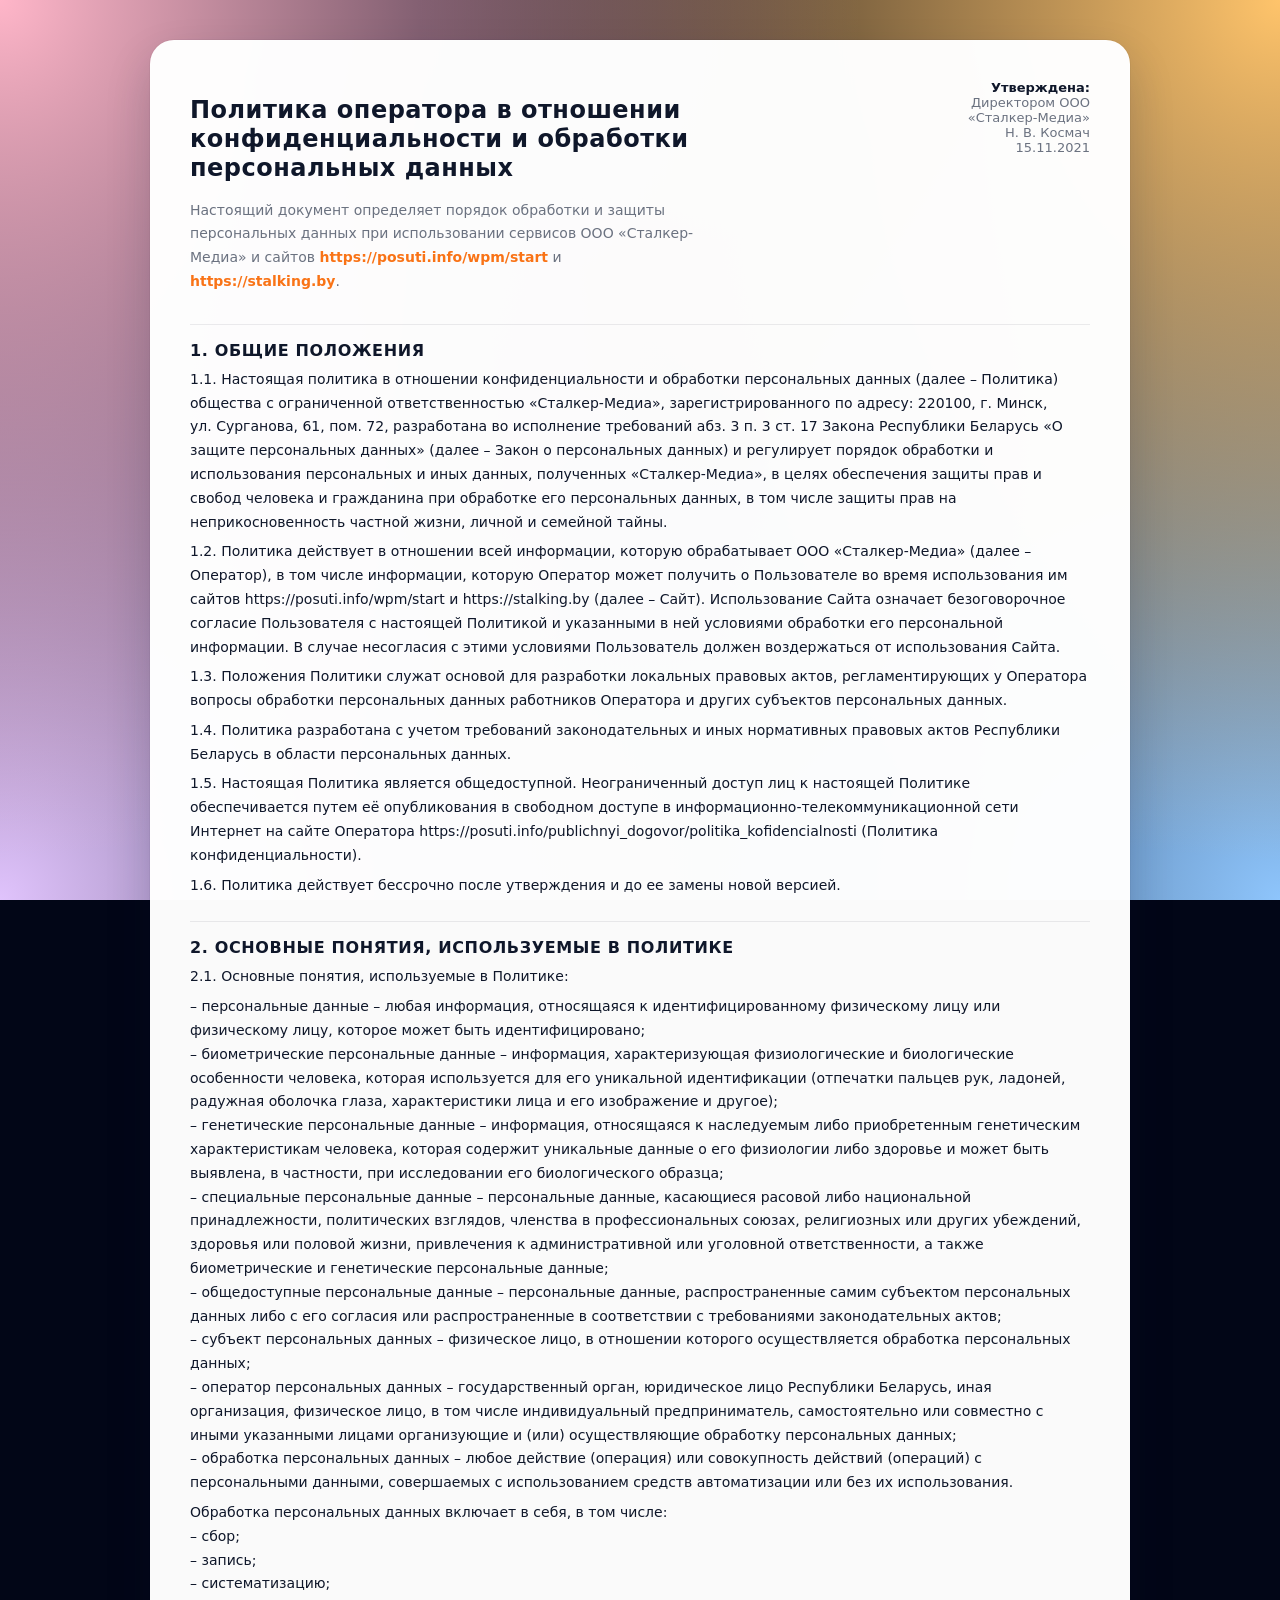
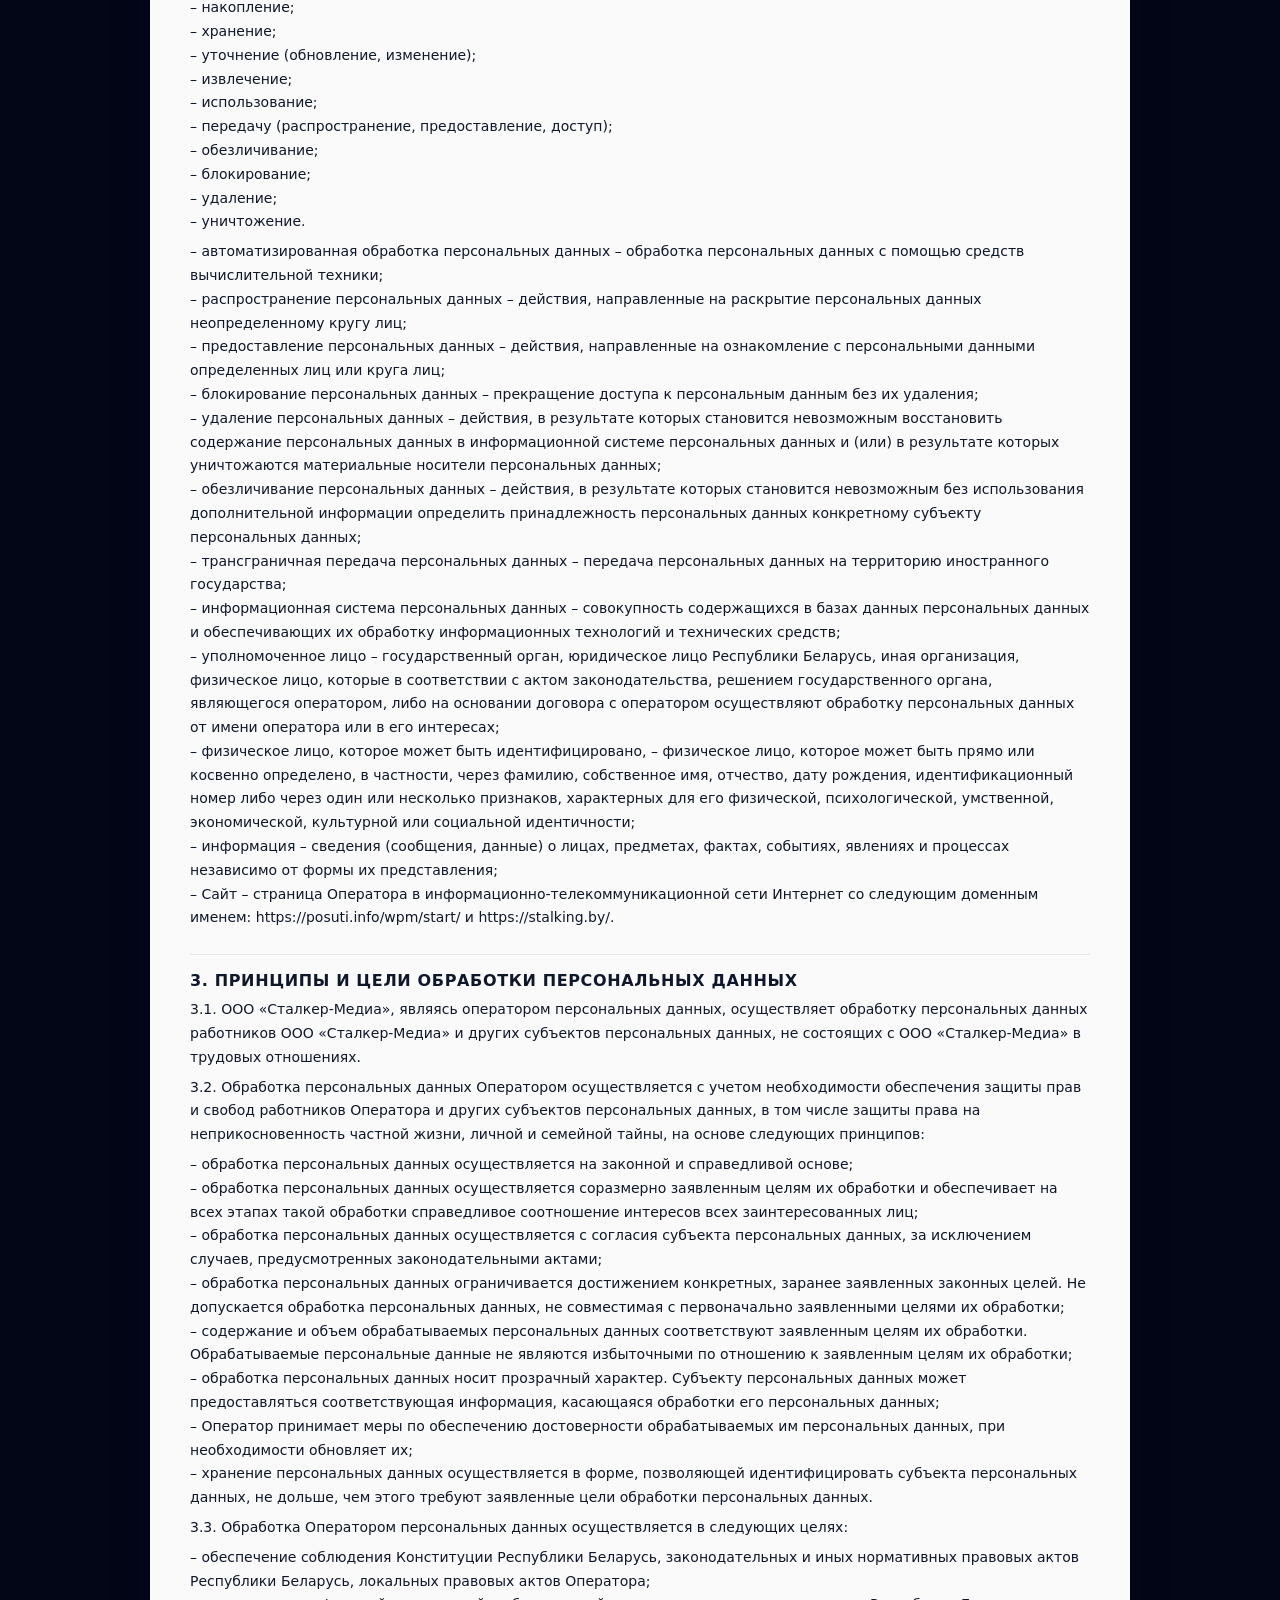
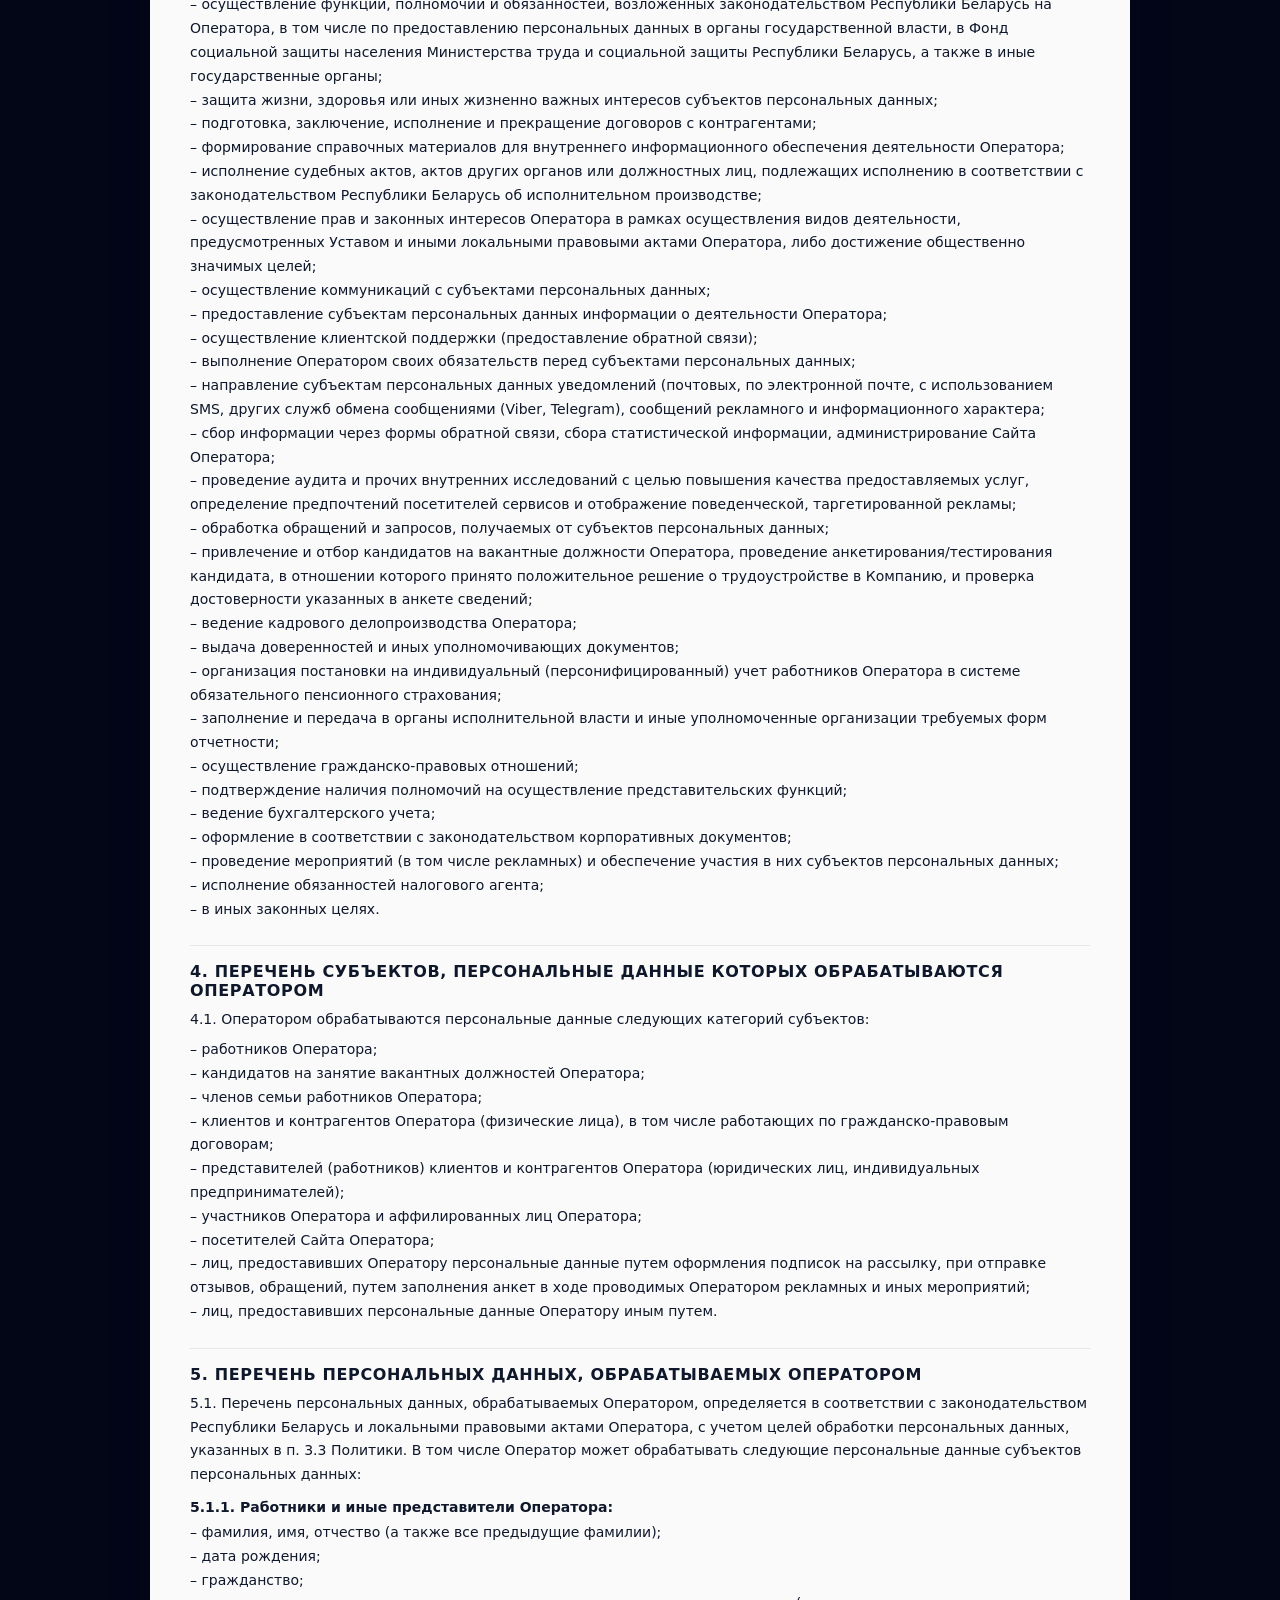
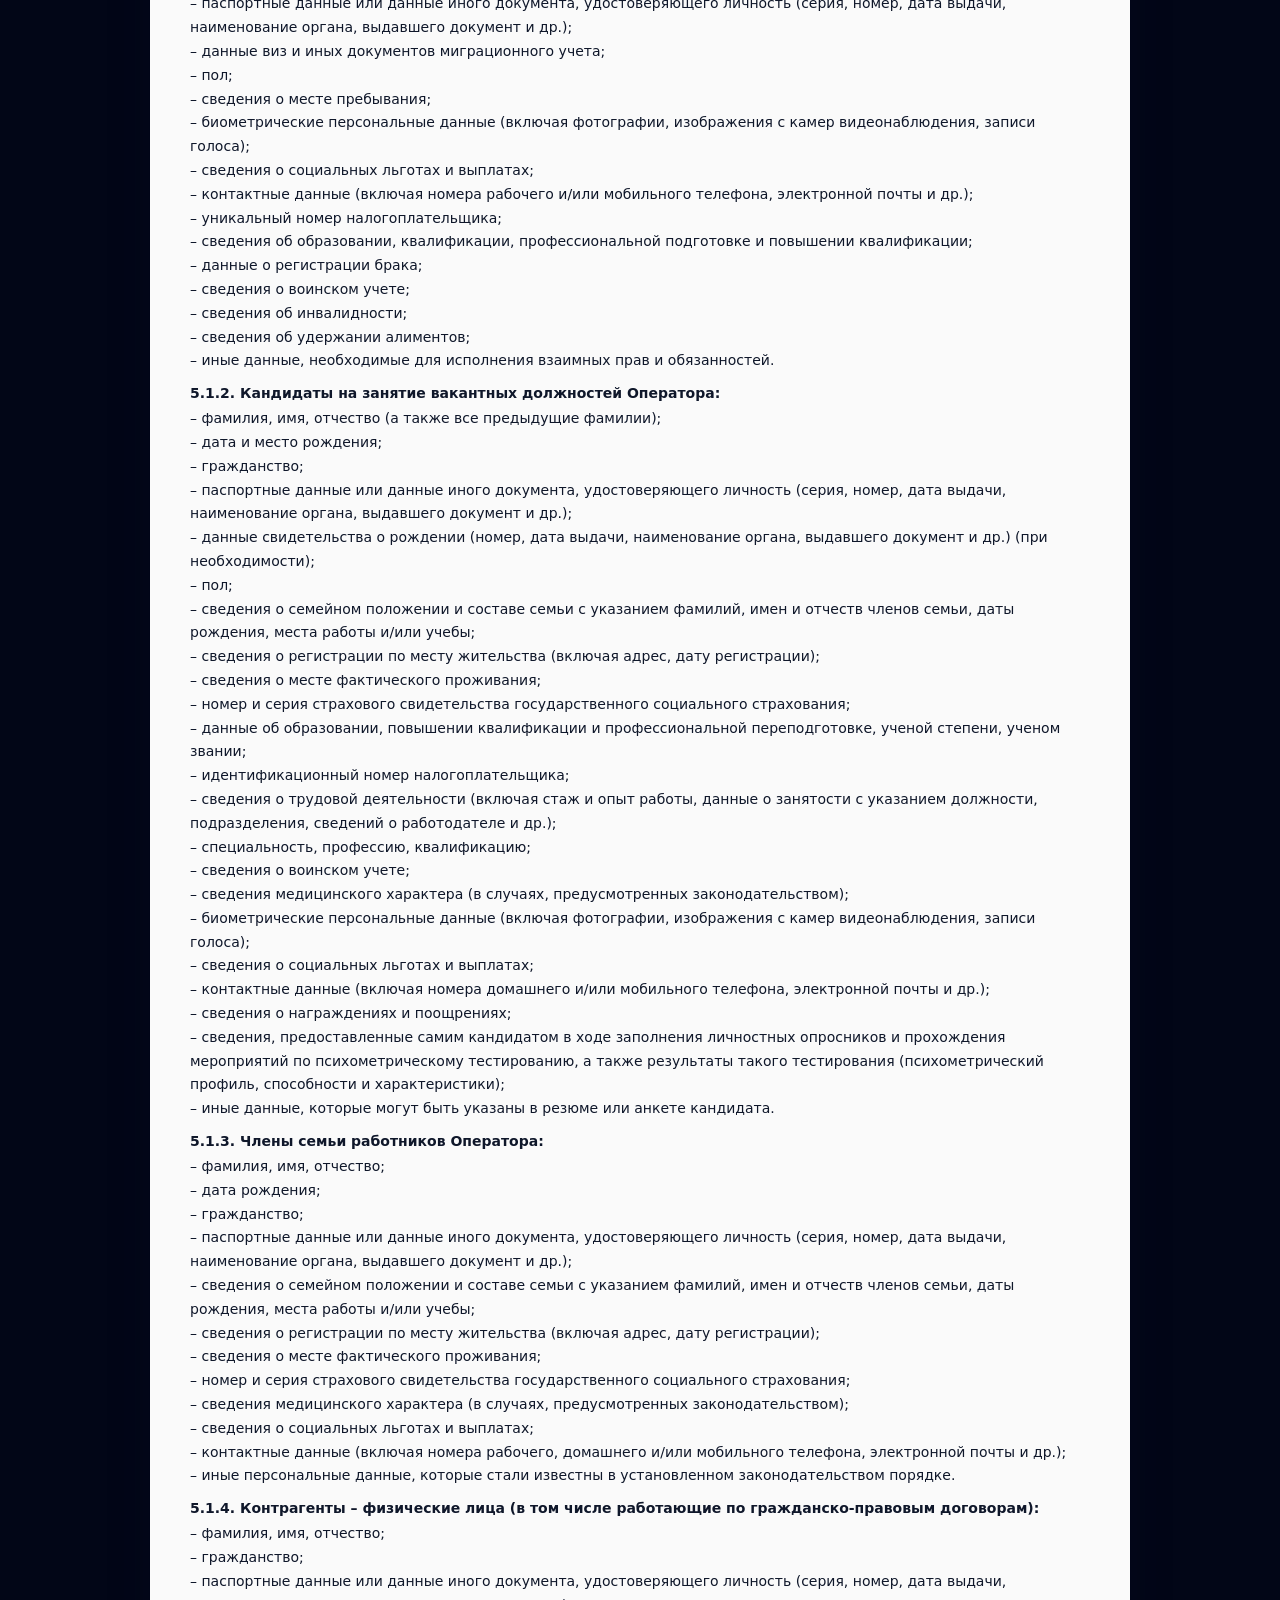
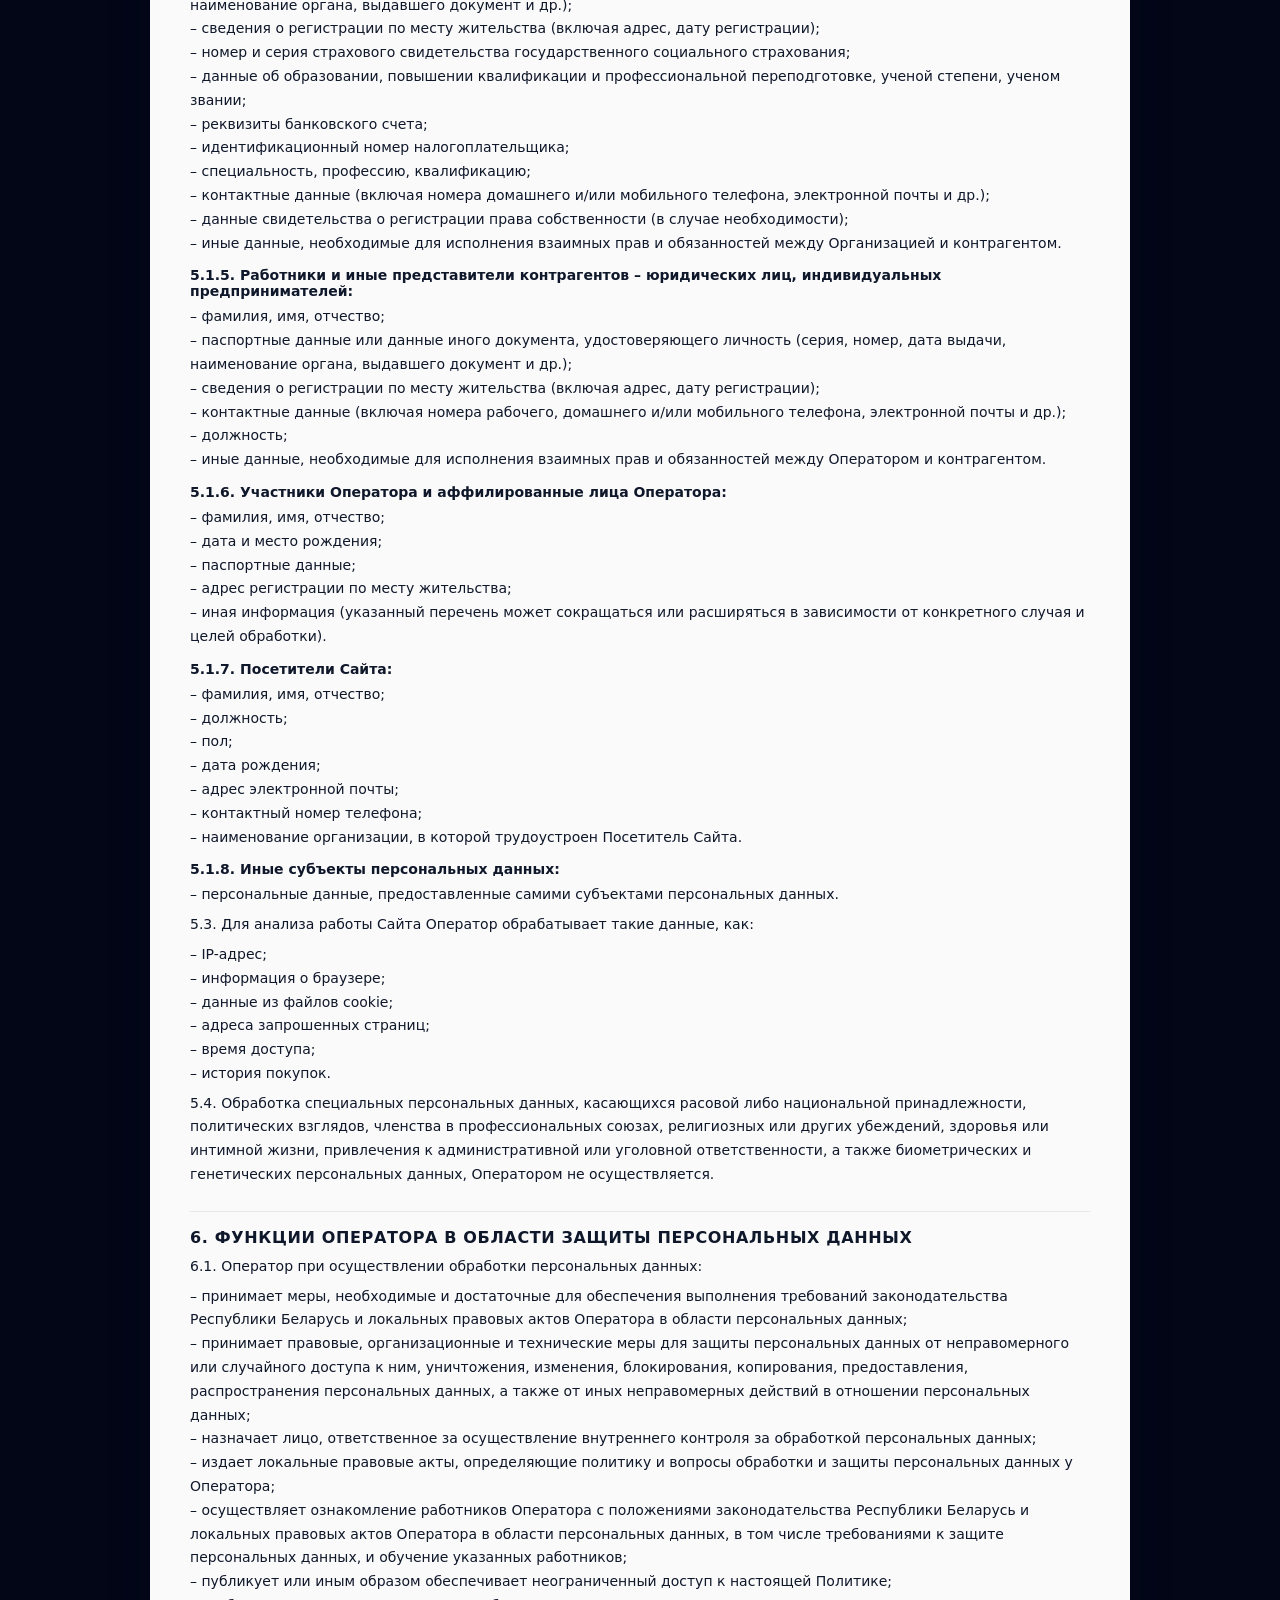
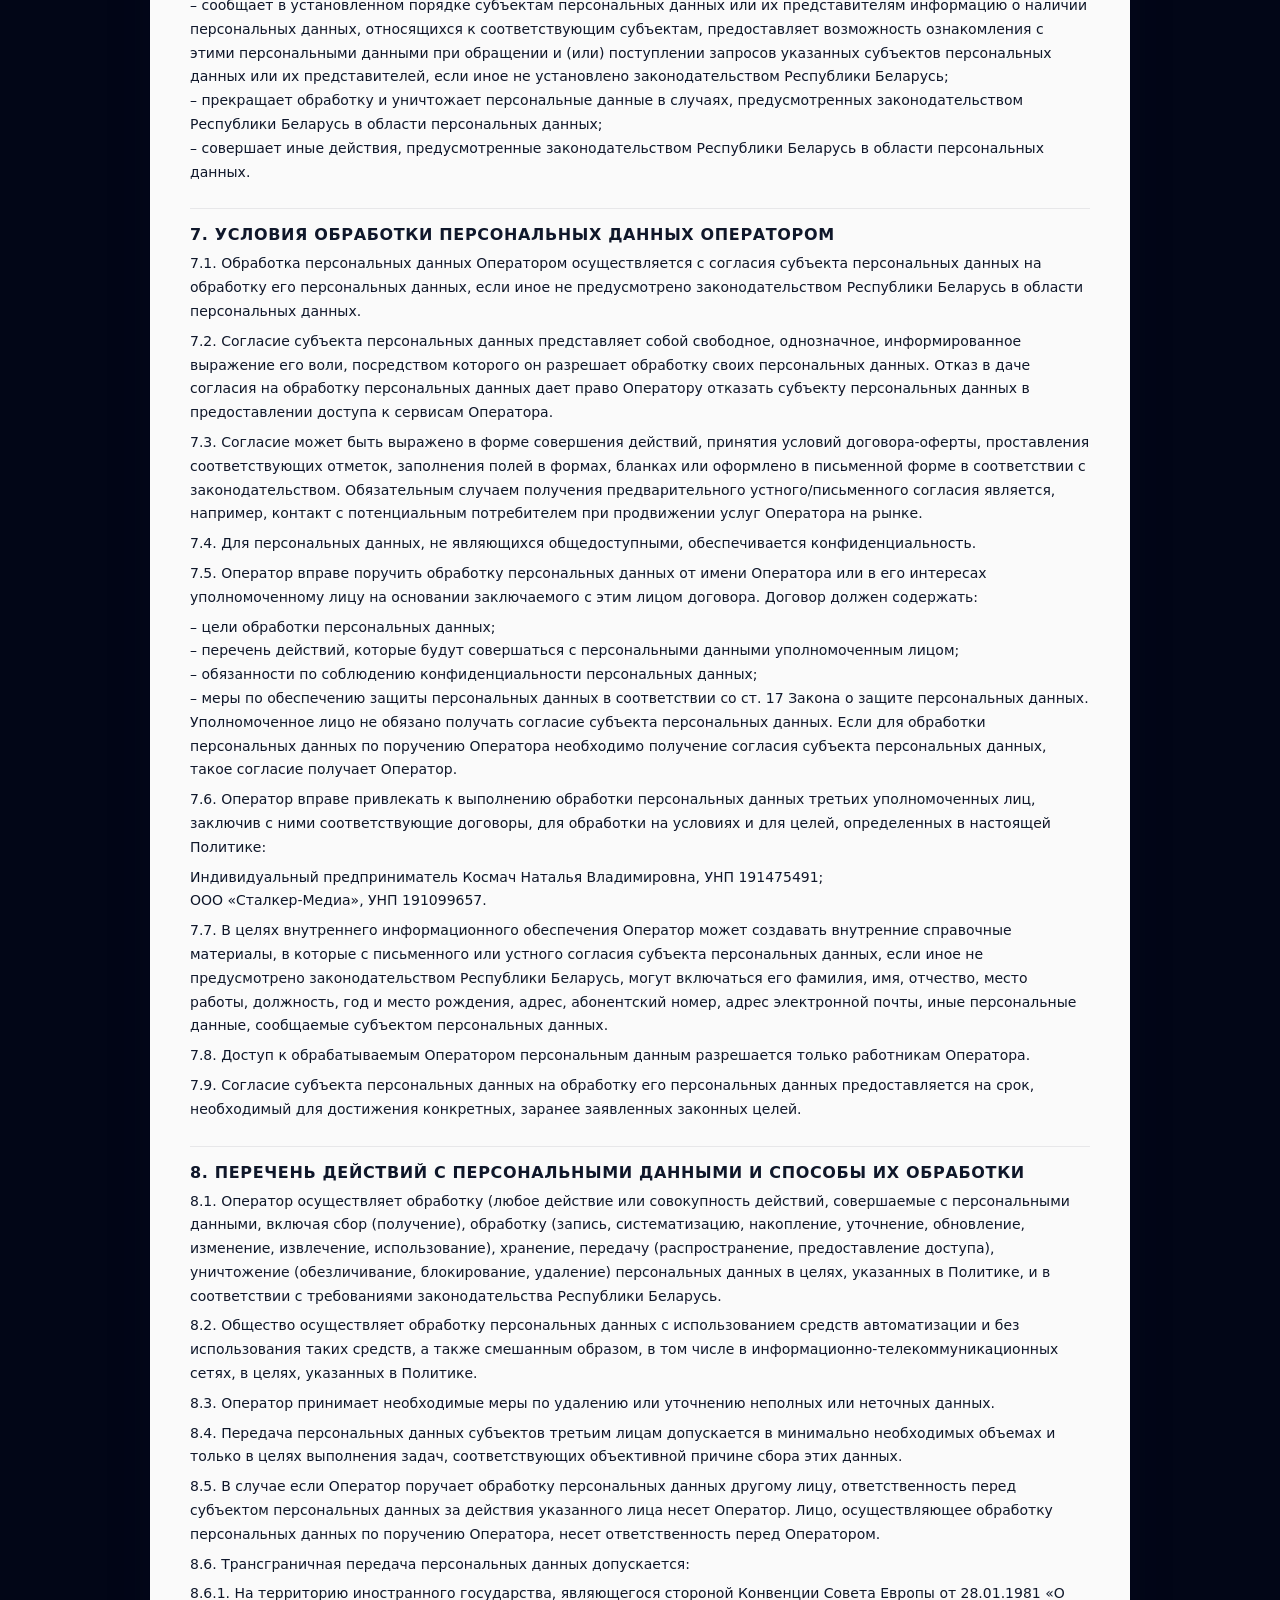
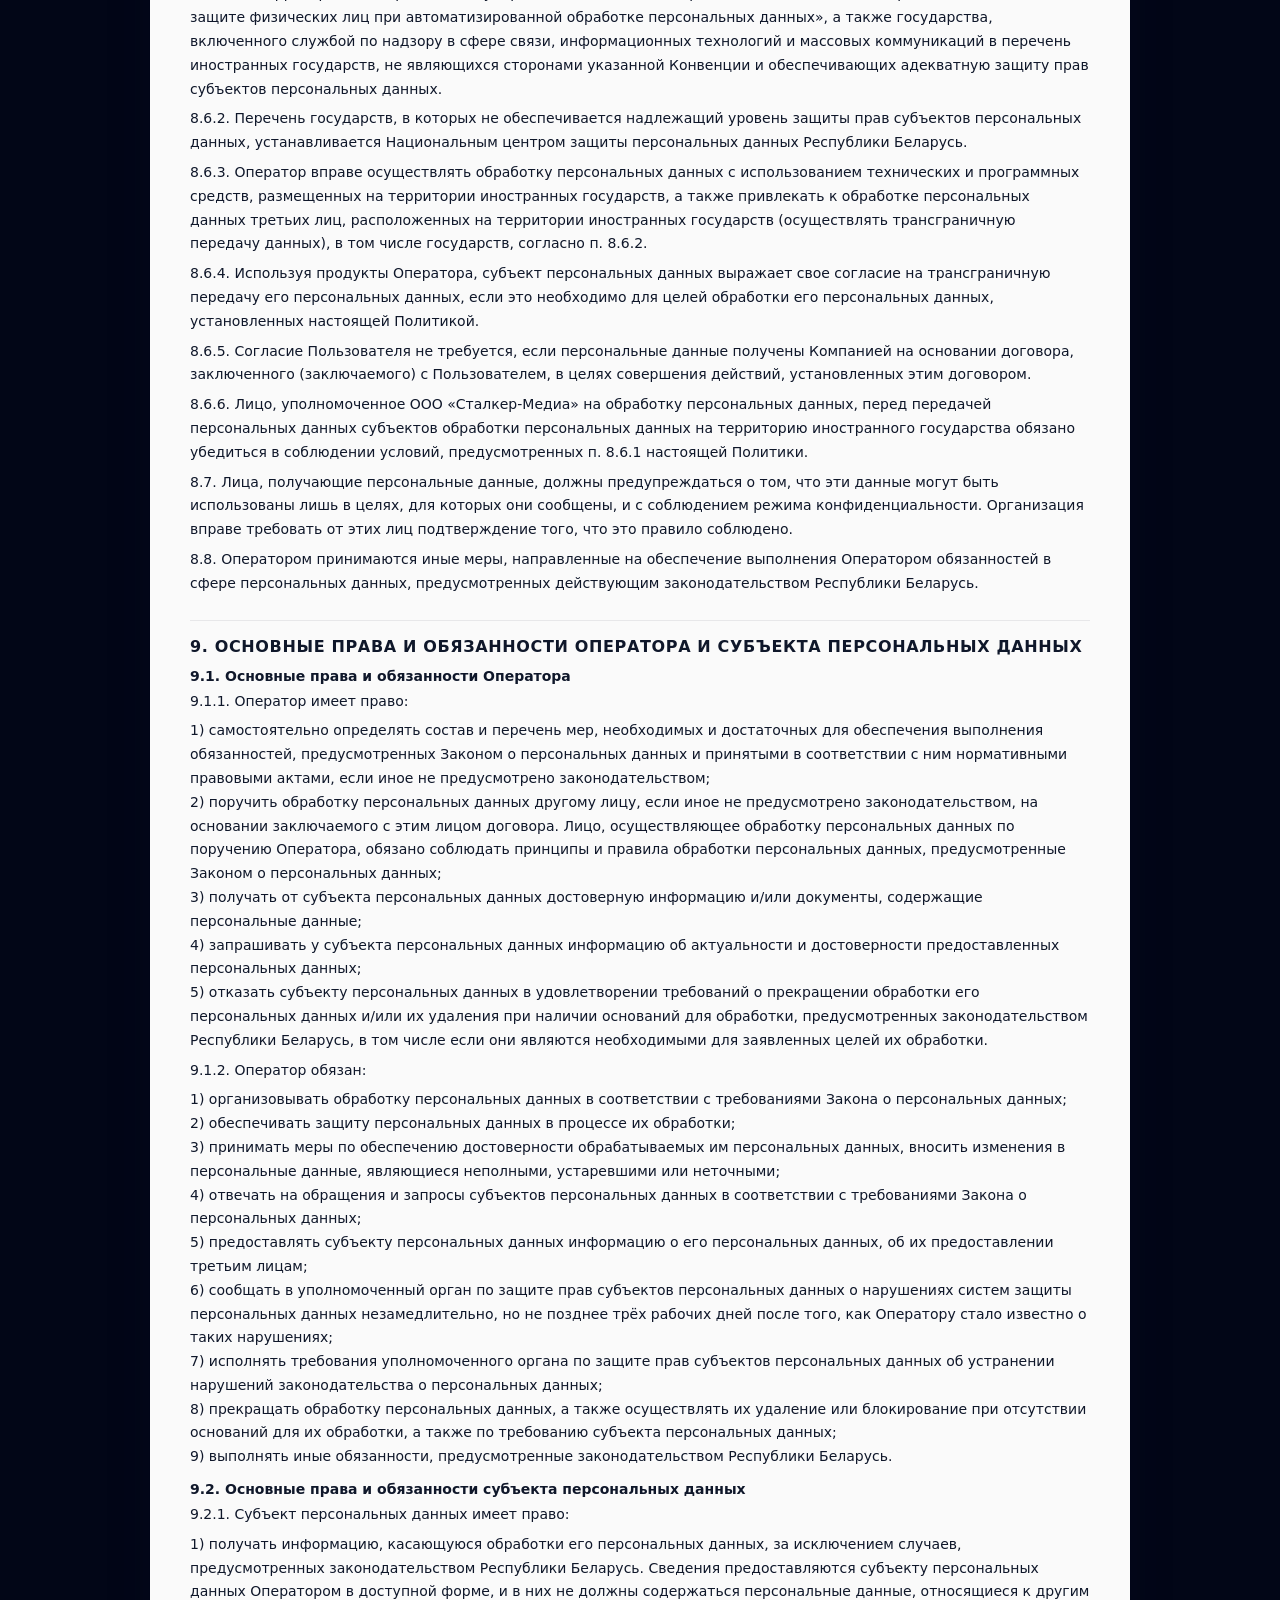
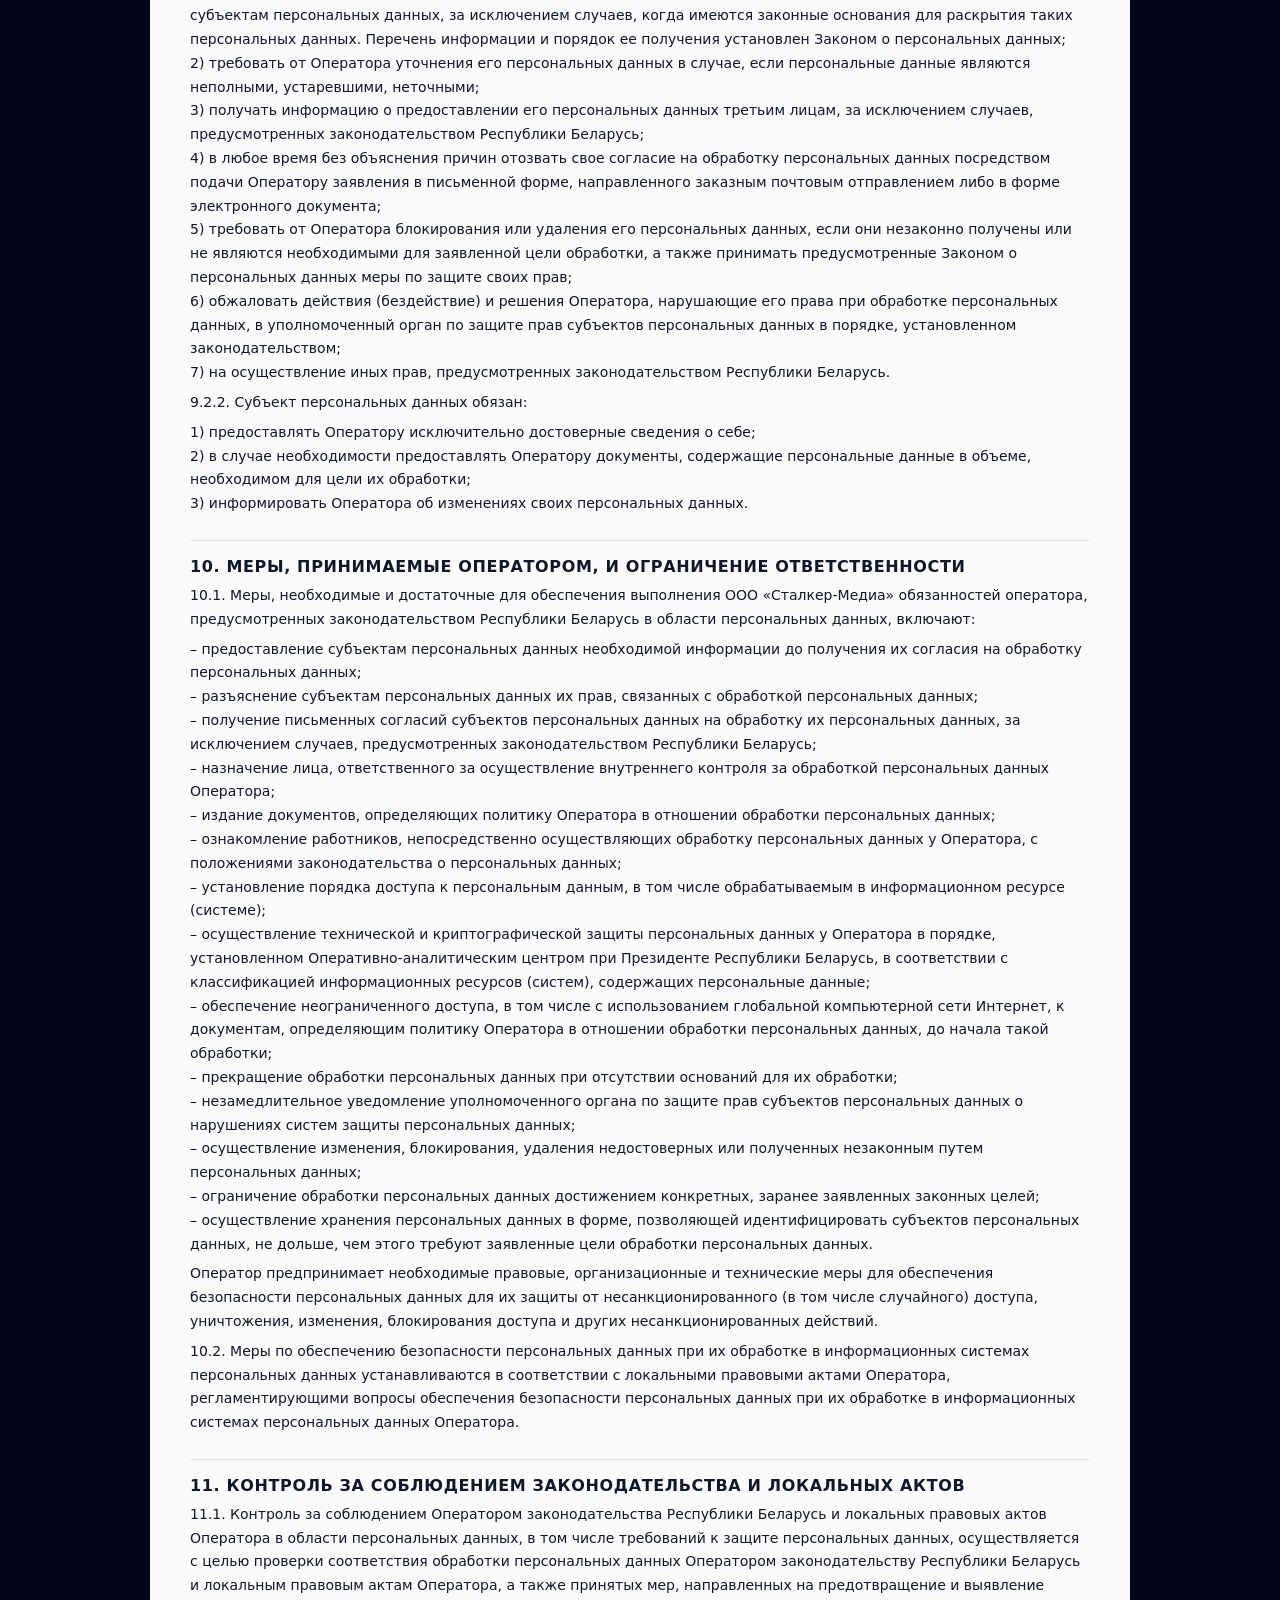
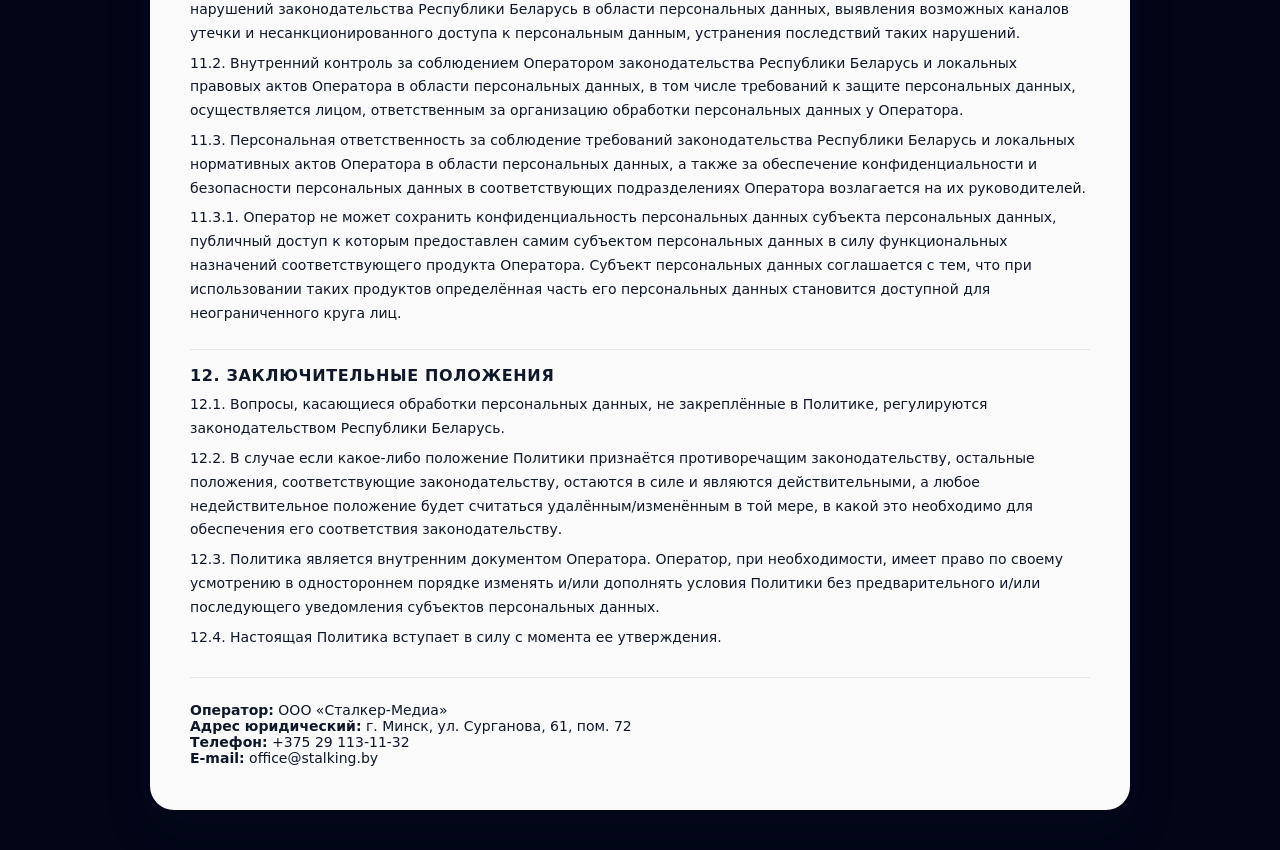
<file: privacy-policy.html>
<!DOCTYPE html>
<html lang="ru">
<head>
  <meta charset="UTF-8" />
  <title>Политика конфиденциальности | Сталкер-Медиа</title>
  <meta name="viewport" content="width=device-width, initial-scale=1.0" />

  <style>
    :root {
      --bg-gradient:
        radial-gradient(circle at 0% 0%, #ffb6c9 0, transparent 55%),
        radial-gradient(circle at 100% 0%, #ffc46b 0, transparent 55%),
        radial-gradient(circle at 100% 100%, #8ec5fc 0, transparent 55%),
        radial-gradient(circle at 0% 100%, #e0c3fc 0, transparent 55%);
      --card-bg: rgba(255, 255, 255, 0.98);
      --text-main: #0f172a;
      --text-muted: #6b7280;
      --accent: #f97316;
      --border-subtle: rgba(15, 23, 42, 0.08);
    }

    * {
      box-sizing: border-box;
    }

    body {
      margin: 0;
      min-height: 100vh;
      font-family: system-ui, -apple-system, BlinkMacSystemFont, "SF Pro Text",
        "Segoe UI", sans-serif;
      background-color: #020617;
      background-image: var(--bg-gradient);
      background-attachment: fixed;
      background-size: cover;
      color: var(--text-main);
    }

    .policy-root {
      max-width: 980px;
      margin: 32px auto 40px;
      padding: 32px 24px 40px;
      border-radius: 24px;
      background: var(--card-bg);
      box-shadow:
        0 22px 45px rgba(15, 23, 42, 0.18),
        0 0 0 1px rgba(15, 23, 42, 0.04);
    }

    @media (min-width: 768px) {
      .policy-root {
        padding: 40px 40px 44px;
        margin-top: 40px;
      }
    }

    .policy-title-row {
      display: flex;
      flex-direction: column;
      gap: 12px;
      margin-bottom: 24px;
    }

    @media (min-width: 640px) {
      .policy-title-row {
        flex-direction: row;
        justify-content: space-between;
        align-items: flex-start;
        gap: 24px;
      }
    }

    .policy-title {
      font-size: 24px;
      line-height: 1.2;
      font-weight: 700;
      letter-spacing: 0.02em;
    }

    .policy-subtitle {
      margin-top: 4px;
      font-size: 14px;
      color: var(--text-muted);
      max-width: 520px;
    }

    .policy-meta {
      font-size: 13px;
      color: var(--text-muted);
      text-align: left;
    }

    @media (min-width: 640px) {
      .policy-meta {
        text-align: right;
      }
    }

    .policy-meta strong {
      font-weight: 600;
      color: var(--text-main);
    }

    section {
      margin-top: 24px;
      padding-top: 16px;
      border-top: 1px solid var(--border-subtle);
    }

    section:first-of-type {
      margin-top: 16px;
    }

    section h2 {
      margin: 0 0 8px;
      font-size: 16px;
      font-weight: 700;
      letter-spacing: 0.04em;
      text-transform: uppercase;
    }

    section h3 {
      margin: 12px 0 4px;
      font-size: 14px;
      font-weight: 600;
    }

    p {
      margin: 6px 0;
      font-size: 14px;
      line-height: 1.7;
    }

    ul {
      margin: 6px 0 6px 18px;
      padding-left: 0;
    }

    li {
      font-size: 14px;
      line-height: 1.7;
      margin: 2px 0;
    }

    .policy-footer {
      margin-top: 28px;
      padding-top: 16px;
      border-top: 1px solid var(--border-subtle);
      font-size: 13px;
      color: var(--text-muted);
    }

    .operator-block {
      margin-top: 8px;
      font-size: 14px;
      color: var(--text-main);
    }

    .operator-block span {
      display: block;
    }

    .accent {
      color: var(--accent);
      font-weight: 600;
    }
  </style>
</head>
<body>
  <main class="policy-root" aria-labelledby="policy-title">
    <header class="policy-title-row">
      <div>
        <h1 id="policy-title" class="policy-title">
          Политика оператора в отношении конфиденциальности
          и обработки персональных данных
        </h1>
        <p class="policy-subtitle">
          Настоящий документ определяет порядок обработки и защиты персональных
          данных при использовании сервисов ООО «Сталкер-Медиа» и сайтов
          <span class="accent">https://posuti.info/wpm/start</span> и
          <span class="accent">https://stalking.by</span>.
        </p>
      </div>
      <div class="policy-meta">
        <div><strong>Утверждена:</strong></div>
        <div>Директором ООО «Сталкер-Медиа» Н.&nbsp;В.&nbsp;Космач</div>
        <div>15.11.2021</div>
      </div>
    </header>

    <section>
      <h2>1. ОБЩИЕ ПОЛОЖЕНИЯ</h2>

      <p>
        1.1. Настоящая политика в отношении конфиденциальности и обработки
        персональных данных (далее – Политика) общества с ограниченной
        ответственностью «Сталкер-Медиа», зарегистрированного по адресу:
        220100, г.&nbsp;Минск, ул.&nbsp;Сурганова, 61, пом.&nbsp;72, разработана
        во исполнение требований абз.&nbsp;3 п.&nbsp;3 ст.&nbsp;17 Закона
        Республики Беларусь «О защите персональных данных» (далее – Закон о
        персональных данных) и регулирует порядок обработки и использования
        персональных и иных данных, полученных «Сталкер-Медиа», в целях
        обеспечения защиты прав и свобод человека и гражданина при обработке
        его персональных данных, в том числе защиты прав на неприкосновенность
        частной жизни, личной и семейной тайны.
      </p>

      <p>
        1.2. Политика действует в отношении всей информации, которую обрабатывает
        ООО «Сталкер-Медиа» (далее – Оператор), в том числе информации, которую
        Оператор может получить о Пользователе во время использования им сайтов
        https://posuti.info/wpm/start и https://stalking.by (далее – Сайт).
        Использование Сайта означает безоговорочное согласие Пользователя
        с настоящей Политикой и указанными в ней условиями обработки его
        персональной информации. В случае несогласия с этими условиями
        Пользователь должен воздержаться от использования Сайта.
      </p>

      <p>
        1.3. Положения Политики служат основой для разработки локальных
        правовых актов, регламентирующих у Оператора вопросы обработки
        персональных данных работников Оператора и других субъектов
        персональных данных.
      </p>

      <p>
        1.4. Политика разработана с учетом требований законодательных и иных
        нормативных правовых актов Республики Беларусь в области персональных
        данных.
      </p>

      <p>
        1.5. Настоящая Политика является общедоступной. Неограниченный доступ
        лиц к настоящей Политике обеспечивается путем её опубликования в
        свободном доступе в информационно-телекоммуникационной сети Интернет
        на сайте Оператора https://posuti.info/publichnyi_dogovor/politika_kofidencialnosti
        (Политика конфиденциальности).
      </p>

      <p>
        1.6. Политика действует бессрочно после утверждения и до ее замены
        новой версией.
      </p>
    </section>

    <section>
      <h2>2. ОСНОВНЫЕ ПОНЯТИЯ, ИСПОЛЬЗУЕМЫЕ В ПОЛИТИКЕ</h2>

      <p>2.1. Основные понятия, используемые в Политике:</p>

      <p>
        – персональные данные – любая информация, относящаяся к
        идентифицированному физическому лицу или физическому лицу, которое
        может быть идентифицировано;<br />
        – биометрические персональные данные – информация, характеризующая
        физиологические и биологические особенности человека, которая
        используется для его уникальной идентификации (отпечатки пальцев рук,
        ладоней, радужная оболочка глаза, характеристики лица и его изображение
        и другое);<br />
        – генетические персональные данные – информация, относящаяся к
        наследуемым либо приобретенным генетическим характеристикам человека,
        которая содержит уникальные данные о его физиологии либо здоровье и
        может быть выявлена, в частности, при исследовании его биологического
        образца;<br />
        – специальные персональные данные – персональные данные, касающиеся
        расовой либо национальной принадлежности, политических взглядов,
        членства в профессиональных союзах, религиозных или других убеждений,
        здоровья или половой жизни, привлечения к административной или
        уголовной ответственности, а также биометрические и генетические
        персональные данные;<br />
        – общедоступные персональные данные – персональные данные,
        распространенные самим субъектом персональных данных либо с его
        согласия или распространенные в соответствии с требованиями
        законодательных актов;<br />
        – субъект персональных данных – физическое лицо, в отношении которого
        осуществляется обработка персональных данных;<br />
        – оператор персональных данных – государственный орган, юридическое
        лицо Республики Беларусь, иная организация, физическое лицо, в том
        числе индивидуальный предприниматель, самостоятельно или совместно
        с иными указанными лицами организующие и (или) осуществляющие обработку
        персональных данных;<br />
        – обработка персональных данных – любое действие (операция) или
        совокупность действий (операций) с персональными данными, совершаемых
        с использованием средств автоматизации или без их использования.
      </p>

      <p>
        Обработка персональных данных включает в себя, в том числе:<br />
        – сбор;<br />
        – запись;<br />
        – систематизацию;<br />
        – накопление;<br />
        – хранение;<br />
        – уточнение (обновление, изменение);<br />
        – извлечение;<br />
        – использование;<br />
        – передачу (распространение, предоставление, доступ);<br />
        – обезличивание;<br />
        – блокирование;<br />
        – удаление;<br />
        – уничтожение.
      </p>

      <p>
        – автоматизированная обработка персональных данных – обработка
        персональных данных с помощью средств вычислительной техники;<br />
        – распространение персональных данных – действия, направленные на
        раскрытие персональных данных неопределенному кругу лиц;<br />
        – предоставление персональных данных – действия, направленные на
        ознакомление с персональными данными определенных лиц или круга лиц;<br />
        – блокирование персональных данных – прекращение доступа к персональным
        данным без их удаления;<br />
        – удаление персональных данных – действия, в результате которых
        становится невозможным восстановить содержание персональных данных
        в информационной системе персональных данных и (или) в результате
        которых уничтожаются материальные носители персональных данных;<br />
        – обезличивание персональных данных – действия, в результате которых
        становится невозможным без использования дополнительной информации
        определить принадлежность персональных данных конкретному субъекту
        персональных данных;<br />
        – трансграничная передача персональных данных – передача персональных
        данных на территорию иностранного государства;<br />
        – информационная система персональных данных – совокупность
        содержащихся в базах данных персональных данных и обеспечивающих
        их обработку информационных технологий и технических средств;<br />
        – уполномоченное лицо – государственный орган, юридическое лицо
        Республики Беларусь, иная организация, физическое лицо, которые в
        соответствии с актом законодательства, решением государственного органа,
        являющегося оператором, либо на основании договора с оператором
        осуществляют обработку персональных данных от имени оператора
        или в его интересах;<br />
        – физическое лицо, которое может быть идентифицировано, – физическое
        лицо, которое может быть прямо или косвенно определено, в частности,
        через фамилию, собственное имя, отчество, дату рождения, идентификационный
        номер либо через один или несколько признаков, характерных для его
        физической, психологической, умственной, экономической, культурной
        или социальной идентичности;<br />
        – информация – сведения (сообщения, данные) о лицах, предметах, фактах,
        событиях, явлениях и процессах независимо от формы их представления;<br />
        – Сайт – страница Оператора в информационно-телекоммуникационной сети
        Интернет со следующим доменным именем: https://posuti.info/wpm/start/
        и https://stalking.by/.
      </p>
    </section>

    <section>
      <h2>3. ПРИНЦИПЫ И ЦЕЛИ ОБРАБОТКИ ПЕРСОНАЛЬНЫХ ДАННЫХ</h2>

      <p>
        3.1. ООО «Сталкер-Медиа», являясь оператором персональных данных,
        осуществляет обработку персональных данных работников ООО «Сталкер-Медиа»
        и других субъектов персональных данных, не состоящих с ООО «Сталкер-Медиа»
        в трудовых отношениях.
      </p>

      <p>
        3.2. Обработка персональных данных Оператором осуществляется с учетом
        необходимости обеспечения защиты прав и свобод работников Оператора
        и других субъектов персональных данных, в том числе защиты права на
        неприкосновенность частной жизни, личной и семейной тайны, на основе
        следующих принципов:
      </p>

      <p>
        – обработка персональных данных осуществляется на законной и справедливой основе;<br />
        – обработка персональных данных осуществляется соразмерно заявленным
        целям их обработки и обеспечивает на всех этапах такой обработки
        справедливое соотношение интересов всех заинтересованных лиц;<br />
        – обработка персональных данных осуществляется с согласия субъекта
        персональных данных, за исключением случаев, предусмотренных
        законодательными актами;<br />
        – обработка персональных данных ограничивается достижением конкретных,
        заранее заявленных законных целей. Не допускается обработка персональных
        данных, не совместимая с первоначально заявленными целями их обработки;<br />
        – содержание и объем обрабатываемых персональных данных соответствуют
        заявленным целям их обработки. Обрабатываемые персональные данные не
        являются избыточными по отношению к заявленным целям их обработки;<br />
        – обработка персональных данных носит прозрачный характер. Субъекту
        персональных данных может предоставляться соответствующая информация,
        касающаяся обработки его персональных данных;<br />
        – Оператор принимает меры по обеспечению достоверности обрабатываемых
        им персональных данных, при необходимости обновляет их;<br />
        – хранение персональных данных осуществляется в форме, позволяющей
        идентифицировать субъекта персональных данных, не дольше, чем этого
        требуют заявленные цели обработки персональных данных.
      </p>

      <p>
        3.3. Обработка Оператором персональных данных осуществляется в следующих
        целях:
      </p>

      <p>
        – обеспечение соблюдения Конституции Республики Беларусь, законодательных
        и иных нормативных правовых актов Республики Беларусь, локальных правовых
        актов Оператора;<br />
        – осуществление функций, полномочий и обязанностей, возложенных
        законодательством Республики Беларусь на Оператора, в том числе по
        предоставлению персональных данных в органы государственной власти, в
        Фонд социальной защиты населения Министерства труда и социальной защиты
        Республики Беларусь, а также в иные государственные органы;<br />
        – защита жизни, здоровья или иных жизненно важных интересов субъектов
        персональных данных;<br />
        – подготовка, заключение, исполнение и прекращение договоров
        с контрагентами;<br />
        – формирование справочных материалов для внутреннего информационного
        обеспечения деятельности Оператора;<br />
        – исполнение судебных актов, актов других органов или должностных лиц,
        подлежащих исполнению в соответствии с законодательством Республики Беларусь
        об исполнительном производстве;<br />
        – осуществление прав и законных интересов Оператора в рамках осуществления
        видов деятельности, предусмотренных Уставом и иными локальными правовыми
        актами Оператора, либо достижение общественно значимых целей;<br />
        – осуществление коммуникаций с субъектами персональных данных;<br />
        – предоставление субъектам персональных данных информации о деятельности
        Оператора;<br />
        – осуществление клиентской поддержки (предоставление обратной связи);<br />
        – выполнение Оператором своих обязательств перед субъектами персональных
        данных;<br />
        – направление субъектам персональных данных уведомлений (почтовых,
        по электронной почте, с использованием SMS, других служб обмена
        сообщениями (Viber, Telegram), сообщений рекламного и информационного
        характера;<br />
        – сбор информации через формы обратной связи, сбора статистической
        информации, администрирование Сайта Оператора;<br />
        – проведение аудита и прочих внутренних исследований с целью повышения
        качества предоставляемых услуг, определение предпочтений посетителей
        сервисов и отображение поведенческой, таргетированной рекламы;<br />
        – обработка обращений и запросов, получаемых от субъектов персональных
        данных;<br />
        – привлечение и отбор кандидатов на вакантные должности Оператора,
        проведение анкетирования/тестирования кандидата, в отношении которого
        принято положительное решение о трудоустройстве в Компанию, и проверка
        достоверности указанных в анкете сведений;<br />
        – ведение кадрового делопроизводства Оператора;<br />
        – выдача доверенностей и иных уполномочивающих документов;<br />
        – организация постановки на индивидуальный (персонифицированный)
        учет работников Оператора в системе обязательного пенсионного страхования;<br />
        – заполнение и передача в органы исполнительной власти и иные
        уполномоченные организации требуемых форм отчетности;<br />
        – осуществление гражданско-правовых отношений;<br />
        – подтверждение наличия полномочий на осуществление представительских
        функций;<br />
        – ведение бухгалтерского учета;<br />
        – оформление в соответствии с законодательством корпоративных документов;<br />
        – проведение мероприятий (в том числе рекламных) и обеспечение участия
        в них субъектов персональных данных;<br />
        – исполнение обязанностей налогового агента;<br />
        – в иных законных целях.
      </p>
    </section>

    <section>
      <h2>4. ПЕРЕЧЕНЬ СУБЪЕКТОВ, ПЕРСОНАЛЬНЫЕ ДАННЫЕ КОТОРЫХ ОБРАБАТЫВАЮТСЯ ОПЕРАТОРОМ</h2>

      <p>
        4.1. Оператором обрабатываются персональные данные следующих категорий
        субъектов:
      </p>

      <p>
        – работников Оператора;<br />
        – кандидатов на занятие вакантных должностей Оператора;<br />
        – членов семьи работников Оператора;<br />
        – клиентов и контрагентов Оператора (физические лица), в том числе
        работающих по гражданско-правовым договорам;<br />
        – представителей (работников) клиентов и контрагентов Оператора
        (юридических лиц, индивидуальных предпринимателей);<br />
        – участников Оператора и аффилированных лиц Оператора;<br />
        – посетителей Сайта Оператора;<br />
        – лиц, предоставивших Оператору персональные данные путем оформления
        подписок на рассылку, при отправке отзывов, обращений, путем заполнения
        анкет в ходе проводимых Оператором рекламных и иных мероприятий;<br />
        – лиц, предоставивших персональные данные Оператору иным путем.
      </p>
    </section>

    <section>
      <h2>5. ПЕРЕЧЕНЬ ПЕРСОНАЛЬНЫХ ДАННЫХ, ОБРАБАТЫВАЕМЫХ ОПЕРАТОРОМ</h2>

      <p>
        5.1. Перечень персональных данных, обрабатываемых Оператором,
        определяется в соответствии с законодательством Республики Беларусь
        и локальными правовыми актами Оператора, с учетом целей обработки
        персональных данных, указанных в п.&nbsp;3.3 Политики. В том числе
        Оператор может обрабатывать следующие персональные данные субъектов
        персональных данных:
      </p>

      <h3>5.1.1. Работники и иные представители Оператора:</h3>

      <p>
        – фамилия, имя, отчество (а также все предыдущие фамилии);<br />
        – дата рождения;<br />
        – гражданство;<br />
        – паспортные данные или данные иного документа, удостоверяющего личность
        (серия, номер, дата выдачи, наименование органа, выдавшего документ
        и др.);<br />
        – данные виз и иных документов миграционного учета;<br />
        – пол;<br />
        – сведения о месте пребывания;<br />
        – биометрические персональные данные (включая фотографии, изображения
        с камер видеонаблюдения, записи голоса);<br />
        – сведения о социальных льготах и выплатах;<br />
        – контактные данные (включая номера рабочего и/или мобильного телефона,
        электронной почты и др.);<br />
        – уникальный номер налогоплательщика;<br />
        – сведения об образовании, квалификации, профессиональной подготовке
        и повышении квалификации;<br />
        – данные о регистрации брака;<br />
        – сведения о воинском учете;<br />
        – сведения об инвалидности;<br />
        – сведения об удержании алиментов;<br />
        – иные данные, необходимые для исполнения взаимных прав и обязанностей.
      </p>

      <h3>5.1.2. Кандидаты на занятие вакантных должностей Оператора:</h3>

      <p>
        – фамилия, имя, отчество (а также все предыдущие фамилии);<br />
        – дата и место рождения;<br />
        – гражданство;<br />
        – паспортные данные или данные иного документа, удостоверяющего личность
        (серия, номер, дата выдачи, наименование органа, выдавшего документ
        и др.);<br />
        – данные свидетельства о рождении (номер, дата выдачи, наименование
        органа, выдавшего документ и др.) (при необходимости);<br />
        – пол;<br />
        – сведения о семейном положении и составе семьи с указанием фамилий,
        имен и отчеств членов семьи, даты рождения, места работы и/или учебы;<br />
        – сведения о регистрации по месту жительства (включая адрес, дату
        регистрации);<br />
        – сведения о месте фактического проживания;<br />
        – номер и серия страхового свидетельства государственного социального
        страхования;<br />
        – данные об образовании, повышении квалификации и профессиональной
        переподготовке, ученой степени, ученом звании;<br />
        – идентификационный номер налогоплательщика;<br />
        – сведения о трудовой деятельности (включая стаж и опыт работы, данные
        о занятости с указанием должности, подразделения, сведений о работодателе
        и др.);<br />
        – специальность, профессию, квалификацию;<br />
        – сведения о воинском учете;<br />
        – сведения медицинского характера (в случаях, предусмотренных
        законодательством);<br />
        – биометрические персональные данные (включая фотографии, изображения
        с камер видеонаблюдения, записи голоса);<br />
        – сведения о социальных льготах и выплатах;<br />
        – контактные данные (включая номера домашнего и/или мобильного
        телефона, электронной почты и др.);<br />
        – сведения о награждениях и поощрениях;<br />
        – сведения, предоставленные самим кандидатом в ходе заполнения
        личностных опросников и прохождения мероприятий по психометрическому
        тестированию, а также результаты такого тестирования (психометрический
        профиль, способности и характеристики);<br />
        – иные данные, которые могут быть указаны в резюме или анкете кандидата.
      </p>

      <h3>5.1.3. Члены семьи работников Оператора:</h3>

      <p>
        – фамилия, имя, отчество;<br />
        – дата рождения;<br />
        – гражданство;<br />
        – паспортные данные или данные иного документа, удостоверяющего
        личность (серия, номер, дата выдачи, наименование органа, выдавшего
        документ и др.);<br />
        – сведения о семейном положении и составе семьи с указанием фамилий,
        имен и отчеств членов семьи, даты рождения, места работы и/или учебы;<br />
        – сведения о регистрации по месту жительства (включая адрес, дату
        регистрации);<br />
        – сведения о месте фактического проживания;<br />
        – номер и серия страхового свидетельства государственного социального
        страхования;<br />
        – сведения медицинского характера (в случаях, предусмотренных
        законодательством);<br />
        – сведения о социальных льготах и выплатах;<br />
        – контактные данные (включая номера рабочего, домашнего и/или мобильного
        телефона, электронной почты и др.);<br />
        – иные персональные данные, которые стали известны в установленном
        законодательством порядке.
      </p>

      <h3>5.1.4. Контрагенты – физические лица (в том числе работающие по гражданско-правовым договорам):</h3>

      <p>
        – фамилия, имя, отчество;<br />
        – гражданство;<br />
        – паспортные данные или данные иного документа, удостоверяющего
        личность (серия, номер, дата выдачи, наименование органа, выдавшего
        документ и др.);<br />
        – сведения о регистрации по месту жительства (включая адрес, дату
        регистрации);<br />
        – номер и серия страхового свидетельства государственного социального
        страхования;<br />
        – данные об образовании, повышении квалификации и профессиональной
        переподготовке, ученой степени, ученом звании;<br />
        – реквизиты банковского счета;<br />
        – идентификационный номер налогоплательщика;<br />
        – специальность, профессию, квалификацию;<br />
        – контактные данные (включая номера домашнего и/или мобильного телефона,
        электронной почты и др.);<br />
        – данные свидетельства о регистрации права собственности (в случае
        необходимости);<br />
        – иные данные, необходимые для исполнения взаимных прав и обязанностей
        между Организацией и контрагентом.
      </p>

      <h3>5.1.5. Работники и иные представители контрагентов – юридических лиц, индивидуальных предпринимателей:</h3>

      <p>
        – фамилия, имя, отчество;<br />
        – паспортные данные или данные иного документа, удостоверяющего личность
        (серия, номер, дата выдачи, наименование органа, выдавшего документ
        и др.);<br />
        – сведения о регистрации по месту жительства (включая адрес, дату
        регистрации);<br />
        – контактные данные (включая номера рабочего, домашнего и/или мобильного
        телефона, электронной почты и др.);<br />
        – должность;<br />
        – иные данные, необходимые для исполнения взаимных прав и обязанностей
        между Оператором и контрагентом.
      </p>

      <h3>5.1.6. Участники Оператора и аффилированные лица Оператора:</h3>

      <p>
        – фамилия, имя, отчество;<br />
        – дата и место рождения;<br />
        – паспортные данные;<br />
        – адрес регистрации по месту жительства;<br />
        – иная информация (указанный перечень может сокращаться или расширяться
        в зависимости от конкретного случая и целей обработки).
      </p>

      <h3>5.1.7. Посетители Сайта:</h3>

      <p>
        – фамилия, имя, отчество;<br />
        – должность;<br />
        – пол;<br />
        – дата рождения;<br />
        – адрес электронной почты;<br />
        – контактный номер телефона;<br />
        – наименование организации, в которой трудоустроен Посетитель Сайта.
      </p>

      <h3>5.1.8. Иные субъекты персональных данных:</h3>

      <p>
        – персональные данные, предоставленные самими субъектами персональных
        данных.
      </p>

      <p>
        5.3. Для анализа работы Сайта Оператор обрабатывает такие данные, как:
      </p>

      <p>
        – IP-адрес;<br />
        – информация о браузере;<br />
        – данные из файлов cookie;<br />
        – адреса запрошенных страниц;<br />
        – время доступа;<br />
        – история покупок.
      </p>

      <p>
        5.4. Обработка специальных персональных данных, касающихся расовой либо
        национальной принадлежности, политических взглядов, членства в
        профессиональных союзах, религиозных или других убеждений, здоровья
        или интимной жизни, привлечения к административной или уголовной
        ответственности, а также биометрических и генетических персональных
        данных, Оператором не осуществляется.
      </p>
    </section>

    <section>
      <h2>6. ФУНКЦИИ ОПЕРАТОРА В ОБЛАСТИ ЗАЩИТЫ ПЕРСОНАЛЬНЫХ ДАННЫХ</h2>

      <p>
        6.1. Оператор при осуществлении обработки персональных данных:
      </p>

      <p>
        – принимает меры, необходимые и достаточные для обеспечения выполнения
        требований законодательства Республики Беларусь и локальных правовых актов
        Оператора в области персональных данных;<br />
        – принимает правовые, организационные и технические меры для защиты
        персональных данных от неправомерного или случайного доступа к ним,
        уничтожения, изменения, блокирования, копирования, предоставления,
        распространения персональных данных, а также от иных неправомерных
        действий в отношении персональных данных;<br />
        – назначает лицо, ответственное за осуществление внутреннего контроля
        за обработкой персональных данных;<br />
        – издает локальные правовые акты, определяющие политику и вопросы
        обработки и защиты персональных данных у Оператора;<br />
        – осуществляет ознакомление работников Оператора с положениями
        законодательства Республики Беларусь и локальных правовых актов
        Оператора в области персональных данных, в том числе требованиями
        к защите персональных данных, и обучение указанных работников;<br />
        – публикует или иным образом обеспечивает неограниченный доступ
        к настоящей Политике;<br />
        – сообщает в установленном порядке субъектам персональных данных
        или их представителям информацию о наличии персональных данных,
        относящихся к соответствующим субъектам, предоставляет возможность
        ознакомления с этими персональными данными при обращении и (или)
        поступлении запросов указанных субъектов персональных данных или их
        представителей, если иное не установлено законодательством Республики
        Беларусь;<br />
        – прекращает обработку и уничтожает персональные данные в случаях,
        предусмотренных законодательством Республики Беларусь в области
        персональных данных;<br />
        – совершает иные действия, предусмотренные законодательством Республики
        Беларусь в области персональных данных.
      </p>
    </section>

    <section>
      <h2>7. УСЛОВИЯ ОБРАБОТКИ ПЕРСОНАЛЬНЫХ ДАННЫХ ОПЕРАТОРОМ</h2>

      <p>
        7.1. Обработка персональных данных Оператором осуществляется с согласия
        субъекта персональных данных на обработку его персональных данных, если
        иное не предусмотрено законодательством Республики Беларусь в области
        персональных данных.
      </p>

      <p>
        7.2. Согласие субъекта персональных данных представляет собой свободное,
        однозначное, информированное выражение его воли, посредством которого
        он разрешает обработку своих персональных данных. Отказ в даче согласия
        на обработку персональных данных дает право Оператору отказать субъекту
        персональных данных в предоставлении доступа к сервисам Оператора.
      </p>

      <p>
        7.3. Согласие может быть выражено в форме совершения действий, принятия
        условий договора-оферты, проставления соответствующих отметок, заполнения
        полей в формах, бланках или оформлено в письменной форме в соответствии
        с законодательством. Обязательным случаем получения предварительного
        устного/письменного согласия является, например, контакт с потенциальным
        потребителем при продвижении услуг Оператора на рынке.
      </p>

      <p>
        7.4. Для персональных данных, не являющихся общедоступными, обеспечивается
        конфиденциальность.
      </p>

      <p>
        7.5. Оператор вправе поручить обработку персональных данных от имени
        Оператора или в его интересах уполномоченному лицу на основании
        заключаемого с этим лицом договора. Договор должен содержать:
      </p>

      <p>
        – цели обработки персональных данных;<br />
        – перечень действий, которые будут совершаться с персональными данными
        уполномоченным лицом;<br />
        – обязанности по соблюдению конфиденциальности персональных данных;<br />
        – меры по обеспечению защиты персональных данных в соответствии со
        ст.&nbsp;17 Закона о защите персональных данных. Уполномоченное лицо
        не обязано получать согласие субъекта персональных данных. Если для
        обработки персональных данных по поручению Оператора необходимо
        получение согласия субъекта персональных данных, такое согласие
        получает Оператор.
      </p>

      <p>
        7.6. Оператор вправе привлекать к выполнению обработки персональных
        данных третьих уполномоченных лиц, заключив с ними соответствующие
        договоры, для обработки на условиях и для целей, определенных в настоящей
        Политике:
      </p>

      <p>
        Индивидуальный предприниматель Космач Наталья Владимировна, УНП 191475491;<br />
        ООО «Сталкер-Медиа», УНП 191099657.
      </p>

      <p>
        7.7. В целях внутреннего информационного обеспечения Оператор может
        создавать внутренние справочные материалы, в которые с письменного или
        устного согласия субъекта персональных данных, если иное не предусмотрено
        законодательством Республики Беларусь, могут включаться его фамилия,
        имя, отчество, место работы, должность, год и место рождения, адрес,
        абонентский номер, адрес электронной почты, иные персональные данные,
        сообщаемые субъектом персональных данных.
      </p>

      <p>
        7.8. Доступ к обрабатываемым Оператором персональным данным разрешается
        только работникам Оператора.
      </p>

      <p>
        7.9. Согласие субъекта персональных данных на обработку его персональных
        данных предоставляется на срок, необходимый для достижения конкретных,
        заранее заявленных законных целей.
      </p>
    </section>

    <section>
      <h2>8. ПЕРЕЧЕНЬ ДЕЙСТВИЙ С ПЕРСОНАЛЬНЫМИ ДАННЫМИ И СПОСОБЫ ИХ ОБРАБОТКИ</h2>

      <p>
        8.1. Оператор осуществляет обработку (любое действие или совокупность
        действий, совершаемые с персональными данными, включая сбор (получение),
        обработку (запись, систематизацию, накопление, уточнение, обновление,
        изменение, извлечение, использование), хранение, передачу (распространение,
        предоставление доступа), уничтожение (обезличивание, блокирование,
        удаление) персональных данных в целях, указанных в Политике, и в
        соответствии с требованиями законодательства Республики Беларусь.
      </p>

      <p>
        8.2. Общество осуществляет обработку персональных данных с использованием
        средств автоматизации и без использования таких средств, а также смешанным
        образом, в том числе в информационно-телекоммуникационных сетях, в целях,
        указанных в Политике.
      </p>

      <p>
        8.3. Оператор принимает необходимые меры по удалению или уточнению
        неполных или неточных данных.
      </p>

      <p>
        8.4. Передача персональных данных субъектов третьим лицам допускается
        в минимально необходимых объемах и только в целях выполнения задач,
        соответствующих объективной причине сбора этих данных.
      </p>

      <p>
        8.5. В случае если Оператор поручает обработку персональных данных
        другому лицу, ответственность перед субъектом персональных данных
        за действия указанного лица несет Оператор. Лицо, осуществляющее
        обработку персональных данных по поручению Оператора, несет
        ответственность перед Оператором.
      </p>

      <p>
        8.6. Трансграничная передача персональных данных допускается:
      </p>

      <p>
        8.6.1. На территорию иностранного государства, являющегося стороной
        Конвенции Совета Европы от 28.01.1981 «О защите физических лиц при
        автоматизированной обработке персональных данных», а также государства,
        включенного службой по надзору в сфере связи, информационных технологий
        и массовых коммуникаций в перечень иностранных государств, не являющихся
        сторонами указанной Конвенции и обеспечивающих адекватную защиту прав
        субъектов персональных данных.
      </p>

      <p>
        8.6.2. Перечень государств, в которых не обеспечивается надлежащий
        уровень защиты прав субъектов персональных данных, устанавливается
        Национальным центром защиты персональных данных Республики Беларусь.
      </p>

      <p>
        8.6.3. Оператор вправе осуществлять обработку персональных данных
        с использованием технических и программных средств, размещенных на
        территории иностранных государств, а также привлекать к обработке
        персональных данных третьих лиц, расположенных на территории иностранных
        государств (осуществлять трансграничную передачу данных), в том числе
        государств, согласно п.&nbsp;8.6.2.
      </p>

      <p>
        8.6.4. Используя продукты Оператора, субъект персональных данных
        выражает свое согласие на трансграничную передачу его персональных
        данных, если это необходимо для целей обработки его персональных данных,
        установленных настоящей Политикой.
      </p>

      <p>
        8.6.5. Согласие Пользователя не требуется, если персональные данные
        получены Компанией на основании договора, заключенного (заключаемого)
        с Пользователем, в целях совершения действий, установленных этим
        договором.
      </p>

      <p>
        8.6.6. Лицо, уполномоченное ООО «Сталкер-Медиа» на обработку персональных
        данных, перед передачей персональных данных субъектов обработки персональных
        данных на территорию иностранного государства обязано убедиться
        в соблюдении условий, предусмотренных п.&nbsp;8.6.1 настоящей Политики.
      </p>

      <p>
        8.7. Лица, получающие персональные данные, должны предупреждаться о том,
        что эти данные могут быть использованы лишь в целях, для которых они
        сообщены, и с соблюдением режима конфиденциальности. Организация
        вправе требовать от этих лиц подтверждение того, что это правило
        соблюдено.
      </p>

      <p>
        8.8. Оператором принимаются иные меры, направленные на обеспечение
        выполнения Оператором обязанностей в сфере персональных данных,
        предусмотренных действующим законодательством Республики Беларусь.
      </p>
    </section>

    <section>
      <h2>9. ОСНОВНЫЕ ПРАВА И ОБЯЗАННОСТИ ОПЕРАТОРА И СУБЪЕКТА ПЕРСОНАЛЬНЫХ ДАННЫХ</h2>

      <h3>9.1. Основные права и обязанности Оператора</h3>

      <p>9.1.1. Оператор имеет право:</p>

      <p>
        1) самостоятельно определять состав и перечень мер, необходимых и
        достаточных для обеспечения выполнения обязанностей, предусмотренных
        Законом о персональных данных и принятыми в соответствии с ним
        нормативными правовыми актами, если иное не предусмотрено
        законодательством;<br />
        2) поручить обработку персональных данных другому лицу, если иное не
        предусмотрено законодательством, на основании заключаемого с этим
        лицом договора. Лицо, осуществляющее обработку персональных данных
        по поручению Оператора, обязано соблюдать принципы и правила обработки
        персональных данных, предусмотренные Законом о персональных данных;<br />
        3) получать от субъекта персональных данных достоверную информацию и/или
        документы, содержащие персональные данные;<br />
        4) запрашивать у субъекта персональных данных информацию об актуальности
        и достоверности предоставленных персональных данных;<br />
        5) отказать субъекту персональных данных в удовлетворении требований
        о прекращении обработки его персональных данных и/или их удаления
        при наличии оснований для обработки, предусмотренных законодательством
        Республики Беларусь, в том числе если они являются необходимыми для
        заявленных целей их обработки.
      </p>

      <p>9.1.2. Оператор обязан:</p>

      <p>
        1) организовывать обработку персональных данных в соответствии
        с требованиями Закона о персональных данных;<br />
        2) обеспечивать защиту персональных данных в процессе их обработки;<br />
        3) принимать меры по обеспечению достоверности обрабатываемых им
        персональных данных, вносить изменения в персональные данные, являющиеся
        неполными, устаревшими или неточными;<br />
        4) отвечать на обращения и запросы субъектов персональных данных
        в соответствии с требованиями Закона о персональных данных;<br />
        5) предоставлять субъекту персональных данных информацию о его
        персональных данных, об их предоставлении третьим лицам;<br />
        6) сообщать в уполномоченный орган по защите прав субъектов персональных
        данных о нарушениях систем защиты персональных данных незамедлительно,
        но не позднее трёх рабочих дней после того, как Оператору стало известно
        о таких нарушениях;<br />
        7) исполнять требования уполномоченного органа по защите прав субъектов
        персональных данных об устранении нарушений законодательства о
        персональных данных;<br />
        8) прекращать обработку персональных данных, а также осуществлять их
        удаление или блокирование при отсутствии оснований для их обработки,
        а также по требованию субъекта персональных данных;<br />
        9) выполнять иные обязанности, предусмотренные законодательством
        Республики Беларусь.
      </p>

      <h3>9.2. Основные права и обязанности субъекта персональных данных</h3>

      <p>9.2.1. Субъект персональных данных имеет право:</p>

      <p>
        1) получать информацию, касающуюся обработки его персональных данных,
        за исключением случаев, предусмотренных законодательством Республики
        Беларусь. Сведения предоставляются субъекту персональных данных Оператором
        в доступной форме, и в них не должны содержаться персональные данные,
        относящиеся к другим субъектам персональных данных, за исключением
        случаев, когда имеются законные основания для раскрытия таких
        персональных данных. Перечень информации и порядок ее получения
        установлен Законом о персональных данных;<br />
        2) требовать от Оператора уточнения его персональных данных в случае,
        если персональные данные являются неполными, устаревшими, неточными;<br />
        3) получать информацию о предоставлении его персональных данных третьим
        лицам, за исключением случаев, предусмотренных законодательством
        Республики Беларусь;<br />
        4) в любое время без объяснения причин отозвать свое согласие на
        обработку персональных данных посредством подачи Оператору заявления
        в письменной форме, направленного заказным почтовым отправлением
        либо в форме электронного документа;<br />
        5) требовать от Оператора блокирования или удаления его персональных
        данных, если они незаконно получены или не являются необходимыми для
        заявленной цели обработки, а также принимать предусмотренные Законом
        о персональных данных меры по защите своих прав;<br />
        6) обжаловать действия (бездействие) и решения Оператора, нарушающие
        его права при обработке персональных данных, в уполномоченный орган
        по защите прав субъектов персональных данных в порядке, установленном
        законодательством;<br />
        7) на осуществление иных прав, предусмотренных законодательством
        Республики Беларусь.
      </p>

      <p>9.2.2. Субъект персональных данных обязан:</p>

      <p>
        1) предоставлять Оператору исключительно достоверные сведения о себе;<br />
        2) в случае необходимости предоставлять Оператору документы, содержащие
        персональные данные в объеме, необходимом для цели их обработки;<br />
        3) информировать Оператора об изменениях своих персональных данных.
      </p>
    </section>

    <section>
      <h2>10. МЕРЫ, ПРИНИМАЕМЫЕ ОПЕРАТОРОМ, И ОГРАНИЧЕНИЕ ОТВЕТСТВЕННОСТИ</h2>

      <p>
        10.1. Меры, необходимые и достаточные для обеспечения выполнения
        ООО «Сталкер-Медиа» обязанностей оператора, предусмотренных
        законодательством Республики Беларусь в области персональных данных,
        включают:
      </p>

      <p>
        – предоставление субъектам персональных данных необходимой информации
        до получения их согласия на обработку персональных данных;<br />
        – разъяснение субъектам персональных данных их прав, связанных
        с обработкой персональных данных;<br />
        – получение письменных согласий субъектов персональных данных на
        обработку их персональных данных, за исключением случаев,
        предусмотренных законодательством Республики Беларусь;<br />
        – назначение лица, ответственного за осуществление внутреннего контроля
        за обработкой персональных данных Оператора;<br />
        – издание документов, определяющих политику Оператора в отношении
        обработки персональных данных;<br />
        – ознакомление работников, непосредственно осуществляющих обработку
        персональных данных у Оператора, с положениями законодательства
        о персональных данных;<br />
        – установление порядка доступа к персональным данным, в том числе
        обрабатываемым в информационном ресурсе (системе);<br />
        – осуществление технической и криптографической защиты персональных
        данных у Оператора в порядке, установленном Оперативно-аналитическим
        центром при Президенте Республики Беларусь, в соответствии с
        классификацией информационных ресурсов (систем), содержащих персональные
        данные;<br />
        – обеспечение неограниченного доступа, в том числе с использованием
        глобальной компьютерной сети Интернет, к документам, определяющим
        политику Оператора в отношении обработки персональных данных, до
        начала такой обработки;<br />
        – прекращение обработки персональных данных при отсутствии оснований
        для их обработки;<br />
        – незамедлительное уведомление уполномоченного органа по защите прав
        субъектов персональных данных о нарушениях систем защиты персональных
        данных;<br />
        – осуществление изменения, блокирования, удаления недостоверных или
        полученных незаконным путем персональных данных;<br />
        – ограничение обработки персональных данных достижением конкретных,
        заранее заявленных законных целей;<br />
        – осуществление хранения персональных данных в форме, позволяющей
        идентифицировать субъектов персональных данных, не дольше, чем этого
        требуют заявленные цели обработки персональных данных.
      </p>

      <p>
        Оператор предпринимает необходимые правовые, организационные и
        технические меры для обеспечения безопасности персональных данных
        для их защиты от несанкционированного (в том числе случайного) доступа,
        уничтожения, изменения, блокирования доступа и других несанкционированных
        действий.
      </p>

      <p>
        10.2. Меры по обеспечению безопасности персональных данных при их
        обработке в информационных системах персональных данных устанавливаются
        в соответствии с локальными правовыми актами Оператора, регламентирующими
        вопросы обеспечения безопасности персональных данных при их обработке
        в информационных системах персональных данных Оператора.
      </p>
    </section>

    <section>
      <h2>11. КОНТРОЛЬ ЗА СОБЛЮДЕНИЕМ ЗАКОНОДАТЕЛЬСТВА И ЛОКАЛЬНЫХ АКТОВ</h2>

      <p>
        11.1. Контроль за соблюдением Оператором законодательства Республики
        Беларусь и локальных правовых актов Оператора в области персональных
        данных, в том числе требований к защите персональных данных, осуществляется
        с целью проверки соответствия обработки персональных данных Оператором
        законодательству Республики Беларусь и локальным правовым актам
        Оператора, а также принятых мер, направленных на предотвращение и
        выявление нарушений законодательства Республики Беларусь в области
        персональных данных, выявления возможных каналов утечки и
        несанкционированного доступа к персональным данным, устранения последствий
        таких нарушений.
      </p>

      <p>
        11.2. Внутренний контроль за соблюдением Оператором законодательства
        Республики Беларусь и локальных правовых актов Оператора в области
        персональных данных, в том числе требований к защите персональных
        данных, осуществляется лицом, ответственным за организацию обработки
        персональных данных у Оператора.
      </p>

      <p>
        11.3. Персональная ответственность за соблюдение требований
        законодательства Республики Беларусь и локальных нормативных актов
        Оператора в области персональных данных, а также за обеспечение
        конфиденциальности и безопасности персональных данных в соответствующих
        подразделениях Оператора возлагается на их руководителей.
      </p>

      <p>
        11.3.1. Оператор не может сохранить конфиденциальность персональных
        данных субъекта персональных данных, публичный доступ к которым
        предоставлен самим субъектом персональных данных в силу функциональных
        назначений соответствующего продукта Оператора. Субъект персональных
        данных соглашается с тем, что при использовании таких продуктов
        определённая часть его персональных данных становится доступной для
        неограниченного круга лиц.
      </p>
    </section>

    <section>
      <h2>12. ЗАКЛЮЧИТЕЛЬНЫЕ ПОЛОЖЕНИЯ</h2>

      <p>
        12.1. Вопросы, касающиеся обработки персональных данных, не закреплённые
        в Политике, регулируются законодательством Республики Беларусь.
      </p>

      <p>
        12.2. В случае если какое-либо положение Политики признаётся
        противоречащим законодательству, остальные положения, соответствующие
        законодательству, остаются в силе и являются действительными, а любое
        недействительное положение будет считаться удалённым/изменённым в той
        мере, в какой это необходимо для обеспечения его соответствия
        законодательству.
      </p>

      <p>
        12.3. Политика является внутренним документом Оператора. Оператор,
        при необходимости, имеет право по своему усмотрению в одностороннем
        порядке изменять и/или дополнять условия Политики без предварительного
        и/или последующего уведомления субъектов персональных данных.
      </p>

      <p>
        12.4. Настоящая Политика вступает в силу с момента ее утверждения.
      </p>
    </section>

    <div class="policy-footer">
      <div class="operator-block">
        <span><strong>Оператор:</strong> ООО «Сталкер-Медиа»</span>
        <span><strong>Адрес юридический:</strong> г.&nbsp;Минск, ул.&nbsp;Сурганова, 61, пом.&nbsp;72</span>
        <span><strong>Телефон:</strong> +375&nbsp;29&nbsp;113-11-32</span>
        <span><strong>E-mail:</strong> office@stalking.by</span>
      </div>
    </div>
  </main>
</body>
</html>
</file>
<file: assets/style-dark.css>
:root {
    /* Core Colors */
    --bg-dark: #0f172a;
    --bg-darker: #020617;
    --text-primary: #f8fafc;
    --text-secondary: #94a3b8;
    --accent-primary: #8b5cf6;
    /* Violet */
    --accent-secondary: #ec4899;
    /* Pink */
    --accent-cyan: #06b6d4;
    --glass-bg: rgba(30, 41, 59, 0.7);
    --glass-border: rgba(255, 255, 255, 0.1);
    --glass-highlight: rgba(255, 255, 255, 0.05);

    /* Functional Colors */
    --success: #22c55e;
    --warning: #f59e0b;
    --danger: #ef4444;

    /* Typography */
    --font-main: system-ui, -apple-system, sans-serif;
    --font-display: 'Inter', system-ui, sans-serif;
}

* {
    box-sizing: border-box;
    margin: 0;
    padding: 0;
}

html {
    scroll-behavior: smooth;
}

/* Уважаем предпочтения пользователей по анимации */
@media (prefers-reduced-motion: reduce) {
    html {
        scroll-behavior: auto;
    }

    *,
    *::before,
    *::after {
        animation-duration: 0.01ms !important;
        animation-iteration-count: 1 !important;
        transition-duration: 0.01ms !important;
    }
}

body {
    font-family: var(--font-main);
    background-color: var(--bg-dark);
    background-image:
        radial-gradient(circle at 15% 50%, rgba(139, 92, 246, 0.15), transparent 25%),
        radial-gradient(circle at 85% 30%, rgba(236, 72, 153, 0.15), transparent 25%);
    color: var(--text-primary);
    line-height: 1.6;
    overflow-x: hidden;
}

/* Animations */
@keyframes fadeUp {
    from {
        opacity: 0;
        transform: translateY(30px);
    }

    to {
        opacity: 1;
        transform: translateY(0);
    }
}

[data-animate] {
    opacity: 0;
    transform: translateY(30px);
    transition: opacity 0.8s ease-out, transform 0.8s ease-out;
}

[data-animate].in-view {
    opacity: 1;
    transform: translateY(0);
}

/* Header & Nav */
header {
    position: sticky;
    top: 0;
    z-index: 100;
    backdrop-filter: blur(12px);
    background: rgba(15, 23, 42, 0.8);
    border-bottom: 1px solid var(--glass-border);
}

.nav {
    max-width: 1200px;
    margin: 0 auto;
    padding: 1rem 2rem;
    display: flex;
    justify-content: space-between;
    align-items: center;
}

.logo {
    display: flex;
    align-items: center;
    gap: 0.75rem;
}

.logo-mark {
    width: 40px;
    height: 40px;
    background: linear-gradient(135deg, var(--accent-primary), var(--accent-secondary));
    border-radius: 12px;
    display: flex;
    align-items: center;
    justify-content: center;
    font-weight: bold;
    font-size: 1.2rem;
}

.logo-mark img {
    width: 100%;
    height: 100%;
    object-fit: cover;
    border-radius: 12px;
}

.logo-labels {
    display: flex;
    flex-direction: column;
}

.logo-text-primary {
    font-weight: 700;
    font-size: 1.1rem;
    letter-spacing: -0.02em;
}

.logo-text-secondary {
    font-size: 0.8rem;
    color: var(--text-secondary);
}

.nav-links {
    display: flex;
    gap: 2rem;
    align-items: center;
}

.nav-links a {
    color: var(--text-secondary);
    text-decoration: none;
    font-size: 0.95rem;
    transition: color 0.3s;
}

.nav-links a:not(.nav-cta):hover {
    color: var(--text-primary);
}

.nav-cta {
    background: linear-gradient(135deg, var(--accent-primary), var(--accent-secondary));
    color: white !important;
    padding: 0.6rem 1.2rem;
    border-radius: 99px;
    font-weight: 600;
    display: flex;
    flex-direction: column;
    align-items: center;
    line-height: 1.1;
    transition: opacity 0.3s, transform 0.2s;
}

.nav-cta:hover {
    opacity: 0.9;
    transform: translateY(-1px);
}

.nav-cta span {
    font-size: 0.7rem;
    opacity: 0.9;
    font-weight: 400;
}

/* Layout */
.container {
    max-width: 1200px;
    margin: 0 auto;
    padding: 0 2rem;
}

.section {
    padding: 6rem 0;
    position: relative;
}

.section-dark {
    /* Default background is already dark */
}

.section-alt {
    background: rgba(255, 255, 255, 0.02);
}

/* Hero */
.hero {
    display: flex;
    flex-direction: column;
    align-items: center;
    text-align: center;
    min-height: auto;
    padding: 1rem 0 2rem;
    max-width: 1100px;
    margin: 0 auto;
}

/* ============================================
   HERO OFFER - Horizontal Two-Column Layout
   ============================================ */

.hero-offer-new {
    display: flex;
    align-items: center;
    justify-content: space-between;
    gap: 2rem;
    margin-top: 1.5rem;
    padding: 1.25rem 1.5rem;
    background: linear-gradient(135deg, rgba(139, 92, 246, 0.12), rgba(6, 182, 212, 0.08));
    border: 1px solid rgba(139, 92, 246, 0.3);
    border-radius: 16px;
    backdrop-filter: blur(10px);
    box-shadow: 0 15px 40px rgba(0, 0, 0, 0.25);
    width: 100%;
    box-sizing: border-box;
}

/* Left side: Date + Event info */
.hero-event-left {
    display: flex;
    align-items: center;
    gap: 1rem;
    flex: 1;
}

.hero-event-date {
    display: flex;
    flex-direction: column;
    align-items: center;
    justify-content: center;
    width: 52px;
    height: 52px;
    flex-shrink: 0;
    background: linear-gradient(135deg, #8b5cf6, #7c3aed);
    border-radius: 10px;
    box-shadow: 0 4px 15px rgba(139, 92, 246, 0.4);
}

.event-day {
    font-size: 1.3rem;
    font-weight: 800;
    color: #fff;
    line-height: 1;
}

.event-month {
    font-size: 0.55rem;
    font-weight: 600;
    color: rgba(255, 255, 255, 0.85);
    text-transform: uppercase;
    letter-spacing: 0.5px;
    margin-top: 2px;
}

.hero-event-text {
    display: flex;
    flex-direction: column;
    gap: 2px;
}

.event-title {
    font-size: 0.95rem;
    font-weight: 700;
    color: #fff;
    line-height: 1.3;
}

.event-meta {
    font-size: 0.75rem;
    color: var(--text-secondary);
}

/* Right side: Prices + CTA */
.hero-event-right {
    display: flex;
    align-items: center;
    gap: 1.25rem;
    flex-shrink: 0;
}

.hero-prices-compact {
    display: flex;
    gap: 1rem;
}

.price-item-compact {
    display: flex;
    flex-direction: column;
    align-items: center;
    gap: 2px;
    padding: 0.5rem 0.75rem;
    background: rgba(255, 255, 255, 0.05);
    border-radius: 8px;
}

.price-item-compact--discount {
    background: rgba(34, 197, 94, 0.1);
}

.price-val {
    font-size: 1.1rem;
    font-weight: 800;
    color: #fff;
    white-space: nowrap;
}

.price-item-compact--discount .price-val {
    color: #22c55e;
}

.price-lbl {
    font-size: 0.6rem;
    color: rgba(255, 255, 255, 0.5);
    text-transform: uppercase;
    letter-spacing: 0.5px;
}

.discount-badge {
    display: inline-block;
    background: #22c55e;
    color: #fff;
    font-size: 0.5rem;
    font-weight: 700;
    padding: 2px 4px;
    border-radius: 3px;
    margin-left: 3px;
    vertical-align: middle;
}

.btn-cta {
    padding: 0.75rem 1.5rem;
    font-size: 0.95rem;
    white-space: nowrap;
}

/* Responsive */
@media (max-width: 768px) {
    .hero-offer-new {
        flex-direction: column;
        align-items: stretch;
        gap: 1rem;
        padding: 1rem;
    }

    .hero-event-left {
        width: 100%;
    }

    .hero-event-right {
        width: 100%;
        flex-direction: column;
        gap: 0.75rem;
    }

    .hero-prices-compact {
        justify-content: center;
    }

    .btn-cta {
        width: 100%;
        text-align: center;
    }
}

/* ============================================
   END HERO OFFER
   ============================================ */

.hero-brand-badge {
    display: inline-flex;
    align-items: center;
    gap: 0.5rem;
    background: rgba(6, 182, 212, 0.1);
    border: 1px solid rgba(6, 182, 212, 0.3);
    padding: 0.5rem 1.25rem;
    border-radius: 99px;
    margin-bottom: 1.5rem;
    font-size: 0.8rem;
    font-weight: 600;
    color: #22d3ee;
    text-transform: uppercase;
    letter-spacing: 0.05em;
    box-shadow: 0 0 15px rgba(6, 182, 212, 0.15);
    backdrop-filter: blur(5px);
}

.hero-kicker {
    color: var(--accent-secondary);
    font-weight: 600;
    text-transform: uppercase;
    letter-spacing: 0.1em;
    font-size: 0.9rem;
    margin-bottom: 1rem;
}

h1 {
    font-size: clamp(2.5rem, 6vw, 4rem);
    font-weight: 800;
    line-height: 1.05;
    margin-bottom: 1.25rem;
    background: linear-gradient(135deg, #fff 0%, #e2e8f0 50%, #94a3b8 100%);
    background-clip: text;
    -webkit-background-clip: text;
    -webkit-text-fill-color: transparent;
    text-shadow: 0 4px 30px rgba(139, 92, 246, 0.15);
    letter-spacing: -0.02em;
}

.hero-subtitle {
    font-size: clamp(1.1rem, 2.5vw, 1.35rem);
    color: #cbd5e1;
    /* Lighter for better contrast on dark bg */
    margin-bottom: 1.25rem;
    max-width: 700px;
    line-height: 1.6;
    font-weight: 400;
}

.hero-subtitle--secondary {
    font-size: clamp(0.95rem, 2vw, 1.1rem);
    color: var(--accent-cyan);
    margin-bottom: 1.5rem;
    font-weight: 600;
    letter-spacing: 0.01em;
    text-shadow: 0 0 20px rgba(6, 182, 212, 0.2);
}

.hero-text {
    color: var(--text-secondary);
    margin-bottom: 2rem;
}

.hero-actions {
    display: flex;
    gap: 1rem;
    margin-bottom: 1.5rem;
}

.btn-primary {
    background: linear-gradient(135deg, var(--accent-primary), var(--accent-secondary));
    color: white;
    border: none;
    padding: 1rem 2rem;
    border-radius: 12px;
    font-weight: 600;
    cursor: pointer;
    font-size: 1rem;
    transition: all 0.3s;
    box-shadow: 0 4px 20px rgba(139, 92, 246, 0.3);
}

.btn-primary:hover {
    transform: translateY(-2px);
    box-shadow: 0 8px 30px rgba(139, 92, 246, 0.4);
}

.btn-secondary {
    background: transparent;
    color: var(--text-primary);
    border: 1px solid var(--glass-border);
    padding: 1rem 2rem;
    border-radius: 12px;
    font-weight: 600;
    cursor: pointer;
    font-size: 1rem;
    transition: all 0.3s;
}

.btn-secondary:hover {
    background: var(--glass-highlight);
    border-color: var(--text-secondary);
}

.hero-note {
    font-size: 0.9rem;
    color: var(--text-secondary);
    opacity: 0.8;
}

/* Hero Card (Right Side) */
.hero-visual-svg {
    width: 100%;
    height: auto;
    filter: drop-shadow(0 20px 40px rgba(139, 92, 246, 0.2));
    animation: float 6s ease-in-out infinite;
    display: flex;
    justify-content: center;
    align-items: center;
    min-height: 400px;
}

@keyframes float {

    0%,
    100% {
        transform: translateY(0);
    }

    50% {
        transform: translateY(-20px);
    }
}

/* ============================================
   FORMULA HERO VISUAL - Animated R/P/S Orbits
   ============================================ */

.formula-visual {
    position: relative;
    width: 320px;
    height: 320px;
}

.formula-core {
    position: absolute;
    top: 50%;
    left: 50%;
    transform: translate(-50%, -50%);
    width: 100px;
    height: 100px;
    background: linear-gradient(135deg, #8b5cf6, #7c3aed);
    border-radius: 50%;
    display: flex;
    align-items: center;
    justify-content: center;
    box-shadow:
        0 0 40px rgba(139, 92, 246, 0.5),
        0 0 80px rgba(139, 92, 246, 0.3),
        inset 0 -5px 15px rgba(0, 0, 0, 0.3);
    z-index: 10;
}

.formula-symbol {
    font-size: 3rem;
    font-weight: 800;
    color: #fff;
    text-shadow: 0 2px 10px rgba(0, 0, 0, 0.3);
}

.formula-orbit {
    position: absolute;
    top: 50%;
    left: 50%;
    border: 1px dashed rgba(139, 92, 246, 0.3);
    border-radius: 50%;
    transform: translate(-50%, -50%);
}

.formula-orbit--1 {
    width: 180px;
    height: 180px;
    animation: orbitRotate1 12s linear infinite;
}

.formula-orbit--2 {
    width: 240px;
    height: 240px;
    animation: orbitRotate2 16s linear infinite;
}

.formula-orbit--3 {
    width: 300px;
    height: 300px;
    animation: orbitRotate3 20s linear infinite;
}

@keyframes orbitRotate1 {
    from {
        transform: translate(-50%, -50%) rotate(0deg);
    }

    to {
        transform: translate(-50%, -50%) rotate(360deg);
    }
}

@keyframes orbitRotate2 {
    from {
        transform: translate(-50%, -50%) rotate(120deg);
    }

    to {
        transform: translate(-50%, -50%) rotate(480deg);
    }
}

@keyframes orbitRotate3 {
    from {
        transform: translate(-50%, -50%) rotate(240deg);
    }

    to {
        transform: translate(-50%, -50%) rotate(600deg);
    }
}

.formula-node {
    position: absolute;
    top: -20px;
    left: 50%;
    transform: translateX(-50%);
    width: 44px;
    height: 44px;
    border-radius: 50%;
    display: flex;
    align-items: center;
    justify-content: center;
    font-size: 1.1rem;
    font-weight: 700;
    color: #fff;
    box-shadow: 0 4px 20px rgba(0, 0, 0, 0.3);
}

/* Counter-rotate nodes to keep them upright */
.formula-orbit--1 .formula-node {
    animation: counterRotate 12s linear infinite;
}

.formula-orbit--2 .formula-node {
    animation: counterRotate2 16s linear infinite;
}

.formula-orbit--3 .formula-node {
    animation: counterRotate3 20s linear infinite;
}

@keyframes counterRotate {
    from {
        transform: translateX(-50%) rotate(0deg);
    }

    to {
        transform: translateX(-50%) rotate(-360deg);
    }
}

@keyframes counterRotate2 {
    from {
        transform: translateX(-50%) rotate(-120deg);
    }

    to {
        transform: translateX(-50%) rotate(-480deg);
    }
}

@keyframes counterRotate3 {
    from {
        transform: translateX(-50%) rotate(-240deg);
    }

    to {
        transform: translateX(-50%) rotate(-600deg);
    }
}

.formula-node--r {
    background: linear-gradient(135deg, #22c55e, #16a34a);
    box-shadow: 0 0 20px rgba(34, 197, 94, 0.5);
}

.formula-node--p {
    background: linear-gradient(135deg, #3b82f6, #2563eb);
    box-shadow: 0 0 20px rgba(59, 130, 246, 0.5);
}

.formula-node--s {
    background: linear-gradient(135deg, #f59e0b, #d97706);
    box-shadow: 0 0 20px rgba(245, 158, 11, 0.5);
}

.formula-glow {
    position: absolute;
    top: 50%;
    left: 50%;
    transform: translate(-50%, -50%);
    width: 200px;
    height: 200px;
    background: radial-gradient(circle, rgba(139, 92, 246, 0.2) 0%, transparent 70%);
    border-radius: 50%;
    animation: glowPulse 3s ease-in-out infinite;
    pointer-events: none;
}

@keyframes glowPulse {

    0%,
    100% {
        opacity: 0.5;
        transform: translate(-50%, -50%) scale(1);
    }

    50% {
        opacity: 1;
        transform: translate(-50%, -50%) scale(1.2);
    }
}

@media (max-width: 768px) {
    .formula-visual {
        width: 260px;
        height: 260px;
    }

    .formula-core {
        width: 80px;
        height: 80px;
    }

    .formula-symbol {
        font-size: 2.5rem;
    }

    .formula-orbit--1 {
        width: 140px;
        height: 140px;
    }

    .formula-orbit--2 {
        width: 190px;
        height: 190px;
    }

    .formula-orbit--3 {
        width: 240px;
        height: 240px;
    }

    .formula-node {
        width: 36px;
        height: 36px;
        font-size: 0.9rem;
    }
}

/* ============================================
   END FORMULA HERO VISUAL
   ============================================ */

.teremok-zone {
    transition: transform 0.3s ease, filter 0.3s ease;
}

.teremok-zone:hover {
    transform: scale(1.05);
    filter: drop-shadow(0 0 15px rgba(255, 255, 255, 0.4));
    z-index: 10;
    cursor: pointer;
}

/* Subtle pulse for zones to attract attention */
@keyframes zonePulse {
    0% {
        filter: drop-shadow(0 0 0 rgba(255, 255, 255, 0));
    }

    50% {
        filter: drop-shadow(0 0 10px rgba(255, 255, 255, 0.2));
    }

    100% {
        filter: drop-shadow(0 0 0 rgba(255, 255, 255, 0));
    }
}

.teremok-zone {
    animation: zonePulse 4s infinite;
}

.teremok-zone:nth-child(odd) {
    animation-delay: 1s;
}

.teremok-zone:nth-child(even) {
    animation-delay: 2s;
}

/* Common Components */
.section-header {
    text-align: center;
    max-width: 800px;
    margin: 0 auto 4rem;
}

.section-kicker {
    color: var(--accent-cyan);
    text-transform: uppercase;
    letter-spacing: 0.1em;
    font-weight: 600;
    font-size: 0.9rem;
    margin-bottom: 1rem;
}

h2 {
    font-size: clamp(1.75rem, 4vw, 2.5rem);
    margin-bottom: 1.5rem;
}

.section-lead {
    font-size: clamp(1rem, 2vw, 1.2rem);
    color: var(--text-secondary);
}

.card {
    background: var(--glass-bg);
    backdrop-filter: blur(12px);
    border: 1px solid var(--glass-border);
    border-radius: 16px;
    padding: 2rem;
    transition: transform 0.3s, box-shadow 0.3s;
}

.card:hover {
    transform: translateY(-5px);
    box-shadow: 0 10px 30px rgba(0, 0, 0, 0.2);
    border-color: rgba(255, 255, 255, 0.2);
}

.card h3 {
    font-size: 1.5rem;
    margin-bottom: 1rem;
    color: var(--text-primary);
}

.card p {
    color: var(--text-secondary);
    margin-bottom: 1rem;
}

.card ul {
    list-style: none;
    padding-left: 0;
}

.card ul li {
    position: relative;
    padding-left: 1.5rem;
    margin-bottom: 0.5rem;
    color: var(--text-secondary);
}

.card ul li::before {
    content: '•';
    color: var(--accent-primary);
    position: absolute;
    left: 0;
    font-weight: bold;
}

.two-cols {
    display: grid;
    grid-template-columns: 1fr 1fr;
    gap: 2rem;
}

.grid-3 {
    display: grid;
    grid-template-columns: repeat(3, 1fr);
    gap: 2rem;
}

.highlight {
    background: rgba(139, 92, 246, 0.1);
    border-left: 3px solid var(--accent-primary);
    padding: 1rem;
    border-radius: 0 8px 8px 0;
    margin-top: 1rem;
    font-size: 0.95rem;
}

.pill-list {
    display: flex;
    flex-wrap: wrap;
    gap: 0.5rem;
    margin-top: 1rem;
}

.pill {
    background: rgba(255, 255, 255, 0.05);
    padding: 0.4rem 0.8rem;
    border-radius: 99px;
    font-size: 0.85rem;
    color: var(--text-secondary);
    border: 1px solid var(--glass-border);
}

/* ============================================
   FORMULA METHODOLOGY CARDS - Premium Design
   ============================================ */

.formula-intro {
    text-align: center;
    margin: 2rem 0 3rem;
}

.formula-tagline {
    font-size: 1.5rem;
    font-weight: 700;
    background: linear-gradient(135deg, #8b5cf6, #06b6d4);
    -webkit-background-clip: text;
    -webkit-text-fill-color: transparent;
    background-clip: text;
    margin-bottom: 0.5rem;
}

.formula-lead {
    color: var(--text-secondary);
    font-size: 1rem;
    max-width: 600px;
    margin: 0 auto;
}

.formula-grid {
    display: grid;
    grid-template-columns: repeat(3, 1fr);
    gap: 1.5rem;
    margin-top: 2rem;
}

@media (max-width: 1024px) {
    .formula-grid {
        grid-template-columns: repeat(2, 1fr);
    }
}

@media (max-width: 640px) {
    .formula-grid {
        grid-template-columns: 1fr;
    }
}

.formula-card {
    position: relative;
    background: linear-gradient(145deg, rgba(30, 30, 50, 0.9), rgba(15, 15, 30, 0.95));
    border: 1px solid rgba(139, 92, 246, 0.15);
    border-radius: 20px;
    padding: 2rem 1.5rem 1.5rem;
    transition: all 0.4s cubic-bezier(0.175, 0.885, 0.32, 1.275);
    overflow: hidden;
}

.formula-card::before {
    content: '';
    position: absolute;
    top: 0;
    left: 0;
    right: 0;
    height: 3px;
    background: linear-gradient(90deg, #8b5cf6, #06b6d4);
    opacity: 0.5;
    transition: opacity 0.3s;
}

.formula-card:hover {
    transform: translateY(-8px) scale(1.02);
    border-color: rgba(139, 92, 246, 0.4);
    box-shadow:
        0 20px 40px rgba(0, 0, 0, 0.3),
        0 0 60px rgba(139, 92, 246, 0.15);
}

.formula-card:hover::before {
    opacity: 1;
}

/* Numbered badge */
.formula-number {
    position: absolute;
    top: 1rem;
    right: 1rem;
    font-size: 2.5rem;
    font-weight: 800;
    color: rgba(139, 92, 246, 0.12);
    line-height: 1;
    font-family: 'Inter', system-ui, sans-serif;
    transition: color 0.3s;
}

.formula-card:hover .formula-number {
    color: rgba(139, 92, 246, 0.25);
}

/* Icon styles */
.formula-icon {
    width: 56px;
    height: 56px;
    border-radius: 16px;
    display: flex;
    align-items: center;
    justify-content: center;
    font-size: 1.5rem;
    font-weight: 700;
    margin-bottom: 1rem;
    background: linear-gradient(135deg, rgba(139, 92, 246, 0.2), rgba(6, 182, 212, 0.2));
    border: 1px solid rgba(139, 92, 246, 0.3);
    color: #fff;
}

.formula-icon--rps {
    background: linear-gradient(135deg, #8b5cf6, #7c3aed);
    font-size: 0.9rem;
    letter-spacing: 1px;
}

.formula-icon--matrix {
    background: linear-gradient(135deg, #3b82f6, #1d4ed8);
}

.formula-icon--vector {
    background: linear-gradient(135deg, #10b981, #059669);
    font-size: 2rem;
}

.formula-icon--flow {
    background: linear-gradient(135deg, #f59e0b, #d97706);
    font-size: 1.8rem;
}

.formula-icon--manage {
    background: linear-gradient(135deg, #ec4899, #db2777);
}

.formula-icon--practice {
    background: linear-gradient(135deg, #06b6d4, #0891b2);
}

/* Traffic Light Special Card */
.formula-traffic-light {
    display: flex;
    gap: 8px;
    margin-bottom: 1rem;
    padding: 12px 16px;
    background: rgba(0, 0, 0, 0.3);
    border-radius: 24px;
    width: fit-content;
}

.traffic-dot {
    width: 20px;
    height: 20px;
    border-radius: 50%;
    animation: trafficPulse 2s ease-in-out infinite;
}

.traffic-dot--green {
    background: #22c55e;
    box-shadow: 0 0 12px rgba(34, 197, 94, 0.6);
    animation-delay: 0s;
}

.traffic-dot--yellow {
    background: #eab308;
    box-shadow: 0 0 12px rgba(234, 179, 8, 0.6);
    animation-delay: 0.3s;
}

.traffic-dot--red {
    background: #ef4444;
    box-shadow: 0 0 12px rgba(239, 68, 68, 0.6);
    animation-delay: 0.6s;
}

@keyframes trafficPulse {

    0%,
    100% {
        opacity: 0.6;
        transform: scale(1);
    }

    50% {
        opacity: 1;
        transform: scale(1.1);
    }
}

/* Featured card variant */
.formula-card--featured {
    border-color: rgba(139, 92, 246, 0.3);
}

.formula-card--featured::before {
    background: linear-gradient(90deg, #8b5cf6, #ec4899);
    opacity: 0.8;
}

/* Traffic card variant */
.formula-card--traffic::before {
    background: linear-gradient(90deg, #22c55e, #eab308, #ef4444);
}

/* Accent card variant */
.formula-card--accent::before {
    background: linear-gradient(90deg, #ec4899, #f97316);
}

/* Practice card variant */
.formula-card--practice {
    background: linear-gradient(145deg, rgba(6, 182, 212, 0.1), rgba(15, 15, 30, 0.95));
}

.formula-card--practice::before {
    background: linear-gradient(90deg, #06b6d4, #22c55e);
}

/* Card content */
.formula-card h4 {
    font-size: 1.25rem;
    font-weight: 700;
    color: #fff;
    margin-bottom: 0.5rem;
}

.formula-subtitle {
    font-size: 0.8rem;
    text-transform: uppercase;
    letter-spacing: 1px;
    color: rgba(139, 92, 246, 0.9);
    margin-bottom: 0.75rem;
}

.formula-desc {
    font-size: 0.95rem;
    color: var(--text-secondary);
    line-height: 1.5;
    margin: 0;
}

/* ============================================
   END FORMULA METHODOLOGY CARDS
   ============================================ */

/* Interactive Level Cards */
.levels-grid {
    display: grid;
    grid-template-columns: repeat(auto-fit, minmax(320px, 1fr));
    gap: 2rem;
}

.level-card {
    background: rgba(255, 255, 255, 0.03);
    backdrop-filter: blur(10px);
    border: 1px solid rgba(255, 255, 255, 0.05);
    border-radius: 20px;
    padding: 0;
    transition: transform 0.3s, border-color 0.3s, box-shadow 0.3s;
    position: relative;
    overflow: hidden;
    cursor: pointer;
}

.level-card:hover {
    transform: translateY(-8px);
    border-color: rgba(255, 255, 255, 0.2);
}

/* Card Header - Image + Title side by side */
/* Card Header - Compact Redesign */
.card-header {
    display: flex;
    align-items: center;
    gap: 1rem;
    /* Reduced gap */
    padding: 1rem;
    /* Reduced padding */
    background: transparent;
    /* Remove header-specific background to blend */
}

.card-icon {
    font-size: 2.5rem;
    width: 64px;
    /* Reduced from 90px */
    height: 64px;
    /* Reduced from 90px */
    display: flex;
    align-items: center;
    justify-content: center;
    flex-shrink: 0;
    border-radius: 50%;
    background: linear-gradient(135deg, #8b5cf6, #ec4899);
    padding: 2px;
    box-shadow: 0 4px 12px rgba(139, 92, 246, 0.2);
    overflow: hidden;
}

.card-icon img {
    width: 100%;
    height: 100%;
    object-fit: cover;
    object-position: center top;
    border-radius: 50%;
}

.card-title-block {
    flex: 1;
    min-width: 0;
}

.card-title-block h3 {
    font-size: 1.3rem;
    /* Reduced from 1.6rem */
    margin-bottom: 0.2rem;
    color: var(--text-primary);
}

.card-header .level-subtitle {
    margin-bottom: 0;
    font-size: 0.7rem;
    /* Reduced from 0.8rem */
    color: var(--text-secondary);
    /* Softer color */
}

/* Card Body - Description */
.card-body {
    padding: 1rem 1.5rem 1.5rem;
}

.level-subtitle {
    color: var(--accent-cyan);
    font-size: 0.9rem;
    margin-bottom: 1rem;
    text-transform: uppercase;
    letter-spacing: 1px;
}

.level-traits {
    list-style: none;
    color: var(--text-secondary);
    margin-bottom: 1rem;
}

.level-traits li {
    margin-bottom: 0.4rem;
    padding-left: 1.2rem;
    position: relative;
    font-size: 0.95rem;
}

.level-traits li::before {
    content: '•';
    color: var(--accent-secondary);
    position: absolute;
    left: 0;
}

.level-motive {
    font-weight: 600;
    padding-top: 0.75rem;
    border-top: 1px solid rgba(255, 255, 255, 0.1);
    color: var(--text-primary);
    font-size: 0.9rem;
}

/* Level Card Accents */
.bird-level:hover {
    box-shadow: 0 0 20px rgba(0, 255, 136, 0.1);
}

.hamster-level:hover {
    box-shadow: 0 0 20px rgba(255, 215, 0, 0.1);
}

.fox-level:hover {
    box-shadow: 0 0 20px rgba(255, 100, 0, 0.1);
}

.rat-level:hover {
    box-shadow: 0 0 20px rgba(148, 163, 184, 0.2);
    /* Neutral gray/blue glow */
    border-color: rgba(148, 163, 184, 0.3);
}

.pro-level:hover {
    box-shadow: 0 0 20px rgba(0, 242, 255, 0.1);
}

.wolf-level:hover {
    box-shadow: 0 0 20px rgba(220, 20, 60, 0.2);
    border-color: rgba(220, 20, 60, 0.3);
}

.bear-level:hover {
    box-shadow: 0 0 20px rgba(139, 69, 19, 0.2);
    border-color: rgba(139, 69, 19, 0.3);
}

/* Testimonials */
.testimonials-list {
    display: flex;
    flex-direction: column;
    gap: 1rem;
    max-width: 800px;
    margin: 0 auto;
}

.testimonial-item {
    background: var(--glass-bg);
    border: 1px solid var(--glass-border);
    border-radius: 16px;
    overflow: hidden;
}

.testimonial-header {
    width: 100%;
    text-align: left;
    background: transparent;
    border: none;
    padding: 1.5rem;
    display: flex;
    justify-content: space-between;
    align-items: center;
    cursor: pointer;
    color: var(--text-primary);
}

.testimonial-tag {
    font-size: 0.8rem;
    color: var(--accent-cyan);
    text-transform: uppercase;
    letter-spacing: 0.05em;
    margin-bottom: 0.5rem;
}

.testimonial-title {
    font-size: 1.2rem;
    font-weight: 600;
    margin-bottom: 0.25rem;
}

.testimonial-meta {
    font-size: 0.9rem;
    color: var(--text-secondary);
}

.testimonial-toggle-icon {
    font-size: 2rem;
    color: var(--accent-primary);
    font-weight: 300;
    transition: transform 0.3s;
}

.testimonial-item.open .testimonial-toggle-icon {
    transform: rotate(45deg);
}

.testimonial-body {
    padding: 0 1.5rem 1.5rem;
    display: none;
    color: var(--text-secondary);
    border-top: 1px solid var(--glass-border);
    padding-top: 1.5rem;
}

.testimonial-item.open .testimonial-body {
    display: block;
    animation: fadeIn 0.3s ease;
}

@keyframes fadeIn {
    from {
        opacity: 0;
        transform: translateY(-10px);
    }

    to {
        opacity: 1;
        transform: translateY(0);
    }
}

/* Forms & Registration */
.form-wrapper {
    background: var(--glass-bg);
    backdrop-filter: blur(20px);
    border: 1px solid var(--glass-border);
    border-radius: 24px;
    padding: 3rem;
}

.form-grid {
    display: grid;
    grid-template-columns: 1fr 1fr;
    gap: 3rem;
}

.event-card {
    background: rgba(0, 0, 0, 0.3);
    border-radius: 16px;
    padding: 1.5rem;
    border: 1px solid var(--glass-border);
}

.event-label {
    color: var(--accent-secondary);
    font-size: 0.9rem;
    text-transform: uppercase;
    margin-bottom: 0.5rem;
}

.event-title {
    font-size: 1.5rem;
    font-weight: 700;
    margin-bottom: 1.5rem;
}

.event-detail-row {
    display: flex;
    justify-content: space-between;
    margin-bottom: 1rem;
    border-bottom: 1px solid var(--glass-border);
    padding-bottom: 0.5rem;
}

.event-detail-row span {
    color: var(--text-secondary);
}

.event-countdown {
    margin-top: 2rem;
}

.event-countdown-bar {
    height: 6px;
    background: rgba(255, 255, 255, 0.1);
    border-radius: 3px;
    margin-top: 0.5rem;
    overflow: hidden;
}

.event-countdown-fill {
    height: 100%;
    background: linear-gradient(90deg, var(--accent-primary), var(--accent-secondary));
    width: 0%;
    transition: width 1s linear;
}

/* Telegram Card */
.telegram-card {
    background: rgba(56, 189, 248, 0.1);
    border: 1px solid rgba(56, 189, 248, 0.3);
    border-radius: 16px;
    padding: 1.5rem;
    display: flex;
    gap: 1rem;
    align-items: flex-start;
}

.telegram-icon {
    background: #0ea5e9;
    width: 48px;
    height: 48px;
    border-radius: 50%;
    display: flex;
    align-items: center;
    justify-content: center;
    flex-shrink: 0;
}

.telegram-button {
    display: inline-block;
    background: #0ea5e9;
    color: white;
    text-decoration: none;
    padding: 0.5rem 1rem;
    border-radius: 99px;
    font-size: 0.9rem;
    margin-top: 0.5rem;
}

/* Footer */
footer {
    background: rgba(0, 0, 0, 0.5);
    backdrop-filter: blur(10px);
    padding: 2rem 0;
    border-top: 1px solid var(--glass-border);
    margin-top: 4rem;
}

.footer-inner {
    max-width: 1200px;
    margin: 0 auto;
    padding: 0 2rem;
    display: flex;
    justify-content: space-between;
    color: var(--text-secondary);
    font-size: 0.9rem;
}

.footer-inner a {
    color: var(--text-secondary);
    text-decoration: none;
}

.footer-inner a:hover {
    color: var(--text-primary);
}

/* Modals */
.modal-backdrop {
    position: fixed;
    inset: 0;
    background: rgba(0, 0, 0, 0.8);
    backdrop-filter: blur(8px);
    z-index: 1000;
    display: none;
    align-items: center;
    justify-content: center;
    opacity: 0;
    transition: opacity 0.3s ease;
}

.modal-backdrop.open {
    display: flex;
    animation: fadeIn 0.3s ease forwards;
}

@keyframes fadeIn {
    from {
        opacity: 0;
    }

    to {
        opacity: 1;
    }
}

.modal-overlay {
    position: absolute;
    inset: 0;
    z-index: 1;
}

.modal-window {
    background: #1e293b;
    border: 1px solid var(--glass-border);
    border-radius: 24px;
    padding: 2.5rem;
    max-width: 800px;
    width: 90%;
    max-height: 90vh;
    overflow-y: auto;
    position: relative;
    box-shadow: 0 25px 50px -12px rgba(0, 0, 0, 0.5);
    z-index: 2;
    opacity: 0;
    transform: translateY(50px) scale(0.95);
    transition: opacity 0.3s ease, transform 0.3s ease;
}

.modal-backdrop.open .modal-window {
    animation: slideUpScale 0.3s ease forwards;
}

@keyframes slideUpScale {
    from {
        opacity: 0;
        transform: translateY(50px) scale(0.95);
    }

    to {
        opacity: 1;
        transform: translateY(0) scale(1);
    }
}

.modal-close {
    position: absolute;
    top: 1rem;
    right: 1rem;
    background: transparent;
    border: none;
    color: var(--text-secondary);
    font-size: 2rem;
    cursor: pointer;
    line-height: 1;
}

.modal-close:hover {
    color: var(--text-primary);
}

/* Modal Lists (Restored Level Characteristics) */
.modal-list {
    list-style: none;
    color: var(--text-secondary);
    margin: 1rem 0;
    padding-left: 0;
    font-size: 1rem;
    line-height: 1.6;
}

.modal-list li {
    margin-bottom: 0.6rem;
    padding-left: 1.5rem;
    position: relative;
}

.modal-list li::before {
    content: '•';
    color: var(--accent-secondary);
    position: absolute;
    left: 0;
    font-weight: bold;
}

/* Fullscreen Privacy Modal */
#privacyModal .modal-window {
    width: 100%;
    height: 100%;
    max-width: none;
    max-height: none;
    border-radius: 0;
    padding: 4rem 2rem;
    display: flex;
    flex-direction: column;
}

#privacyModal .modal-content {
    max-width: 800px;
    margin: 0 auto;
    width: 100%;
}

.policy-frame {
    width: 100%;
    flex: 1;
    border: none;
    background: rgba(255, 255, 255, 0.9);
    border-radius: 8px;
    margin-top: 1rem;
}

/* Form Elements */
.field-group {
    margin-bottom: 1.5rem;
}

label {
    display: block;
    margin-bottom: 0.5rem;
    color: var(--text-secondary);
    font-size: 0.9rem;
}

.input,
.select,
textarea {
    width: 100%;
    background: rgba(0, 0, 0, 0.3);
    border: 1px solid var(--glass-border);
    padding: 0.8rem 1rem;
    border-radius: 12px;
    color: var(--text-primary);
    font-family: inherit;
    font-size: 1rem;
    transition: border-color 0.3s;
}

.input:focus,
.select:focus,
textarea:focus {
    outline: none;
    border-color: var(--accent-primary);
    background: rgba(0, 0, 0, 0.5);
}

.btn-full {
    width: 100%;
    justify-content: center;
}

/* Test 2.0 Styles */
.test-progress {
    width: 100%;
    height: 6px;
    background: rgba(255, 255, 255, 0.1);
    border-radius: 3px;
    margin-bottom: 2rem;
    overflow: hidden;
}

.test-progress-bar {
    height: 100%;
    background: linear-gradient(90deg, var(--accent-primary), var(--accent-secondary));
    width: 0%;
    transition: width 0.3s ease;
}

.test-question-card h3 {
    font-size: 1.5rem;
    margin-bottom: 2rem;
    color: var(--text-primary);
    text-align: center;
}

.test-options {
    display: flex;
    flex-direction: column;
    gap: 1rem;
}

.test-option-btn {
    background: rgba(255, 255, 255, 0.05);
    border: 1px solid var(--glass-border);
    padding: 1.2rem;
    border-radius: 12px;
    color: var(--text-secondary);
    text-align: left;
    cursor: pointer;
    transition: all 0.2s;
    font-size: 1rem;
    display: flex;
    align-items: center;
    gap: 1rem;
}

.test-option-btn:hover {
    background: rgba(255, 255, 255, 0.1);
    border-color: var(--accent-primary);
    color: var(--text-primary);
    transform: translateX(5px);
}

.test-option-btn.selected {
    background: rgba(139, 92, 246, 0.2);
    border-color: var(--accent-primary);
    color: white;
}

/* Detailed Result Card */
.result-card {
    background: var(--glass-bg);
    border: 1px solid var(--glass-border);
    border-radius: 16px;
    padding: 2rem;
    animation: fadeUp 0.5s ease;
}

.result-header {
    text-align: center;
    margin-bottom: 2rem;
    padding-bottom: 1.5rem;
    border-bottom: 1px solid var(--glass-border);
}

.result-icon {
    font-size: 4rem;
    margin-bottom: 1rem;
    display: block;
}

.result-title {
    font-size: 2rem;
    font-weight: 700;
    margin-bottom: 0.5rem;
    background: linear-gradient(to right, #fff, var(--accent-cyan));
    -webkit-background-clip: text;
    -webkit-text-fill-color: transparent;
}

.result-subtitle {
    color: var(--text-secondary);
    font-size: 1.1rem;
}

.result-section {
    margin-bottom: 1.5rem;
}

.result-section h4 {
    color: var(--accent-primary);
    text-transform: uppercase;
    font-size: 0.85rem;
    letter-spacing: 0.1em;
    margin-bottom: 0.75rem;
}

.result-section p {
    color: var(--text-secondary);
    line-height: 1.6;
}

.result-warning {
    background: rgba(239, 68, 68, 0.1);
    border-left: 3px solid var(--danger);
    padding: 1rem;
    border-radius: 0 8px 8px 0;
    margin-bottom: 1.5rem;
}

.result-advice {
    background: rgba(34, 197, 94, 0.1);
    border-left: 3px solid var(--success);
    padding: 1rem;
    border-radius: 0 8px 8px 0;
}

/* ===== ACCESSIBILITY ===== */

/* Skip to content link */
.skip-link {
    position: absolute;
    top: -100px;
    left: 1rem;
    background: var(--accent-primary);
    color: white;
    padding: 0.75rem 1.5rem;
    text-decoration: none;
    border-radius: 8px;
    z-index: 9999;
    font-weight: 600;
    transition: top 0.3s;
}

.skip-link:focus {
    top: 1rem;
}

/* Enhanced focus styles for keyboard navigation */
a:focus-visible,
button:focus-visible,
input:focus-visible,
select:focus-visible,
textarea:focus-visible {
    outline: 3px solid var(--accent-primary);
    outline-offset: 2px;
    box-shadow: 0 0 0 4px rgba(139, 92, 246, 0.2);
}

.level-card:focus-visible {
    outline: 3px solid var(--accent-primary);
    outline-offset: 2px;
    box-shadow: 0 0 0 4px rgba(139, 92, 246, 0.2);
    transform: translateY(-5px);
}

.nav-links a:focus-visible {
    background: rgba(139, 92, 246, 0.1);
    border-radius: 8px;
    padding: 0.5rem;
}

/* Remove default focus outline when using mouse */
a:focus:not(:focus-visible),
button:focus:not(:focus-visible) {
    outline: none;
}

/* ===== END ACCESSIBILITY ===== */


/* Responsive */
@media (max-width: 768px) {
    .hero {
        min-height: auto;
        padding: 1.5rem 0;
    }

    .hero-actions {
        flex-direction: column;
    }

    .two-cols {
        grid-template-columns: 1fr;
    }

    .grid-3 {
        grid-template-columns: 1fr;
    }

    .form-grid {
        grid-template-columns: 1fr;
    }


    .nav-cta {
        width: 100%;
        text-align: center;
    }

    /* Mobile Menu Button */
    .mobile-menu-btn {
        display: flex;
        flex-direction: column;
        justify-content: space-around;
        width: 2rem;
        height: 2rem;
        background: transparent;
        border: none;
        cursor: pointer;
        padding: 0;
        z-index: 1001;
    }

    .mobile-menu-btn span {
        width: 100%;
        height: 3px;
        background: var(--text-primary);
        border-radius: 10px;
        transition: all 0.3s ease;
    }

    .mobile-menu-btn.open span:nth-child(1) {
        transform: rotate(45deg) translate(6px, 6px);
    }

    .mobile-menu-btn.open span:nth-child(2) {
        opacity: 0;
    }

    .mobile-menu-btn.open span:nth-child(3) {
        transform: rotate(-45deg) translate(6px, -6px);
    }

    /* Mobile Navigation - FULLSCREEN на весь экран */
    .nav-links {
        position: fixed;
        top: 0;
        left: 0;
        right: 0;
        bottom: 0;
        width: 100%;
        height: 100vh;
        background: #0f172a;
        /* Полностью непрозрачный цвет */
        flex-direction: column;
        justify-content: center;
        align-items: center;
        padding: 2rem;
        gap: 0;
        opacity: 0;
        visibility: hidden;
        transform: translateY(-100%);
        transition: opacity 0.3s ease, visibility 0.3s ease, transform 0.3s ease;
        z-index: 2000;
        /* Очень высокий z-index */
    }

    .nav-links.open {
        opacity: 1;
        visibility: visible;
        transform: translateY(0);
    }

    .nav-links a,
    .nav-links a:visited,
    .nav-links a:hover,
    .nav-links a:active {
        font-size: 1.4rem;
        /* Чуть крупнее */
        font-weight: 600;
        /* Жирнее */
        padding: 1.5rem 2rem;
        width: 100%;
        max-width: 400px;
        text-align: center;
        border-bottom: 1px solid rgba(255, 255, 255, 0.15);
        color: #ffffff !important;
        /* Ярко-белый */
        opacity: 1 !important;
        display: block;
        text-decoration: none;
        text-shadow: 0 2px 4px rgba(0, 0, 0, 0.3);
        /* Тень для контраста */
    }

    .nav-links a:last-child {
        border-bottom: none;
    }

    /* Mobile Overlay - ТОЛЬКО визуальное затемнение, НЕ блокирует клики */
    .nav-overlay {
        position: fixed;
        top: 0;
        left: 0;
        right: 0;
        bottom: 0;
        background: rgba(0, 0, 0, 0.6);
        z-index: 997;
        opacity: 0;
        pointer-events: none !important;
        /* ВСЕГДА none - не блокирует клики */
        transition: opacity 0.3s ease;
    }

    .nav-overlay.open {
        opacity: 1;
        /* pointer-events остаётся none! */
    }

    h1 {
        font-size: 2.5rem;
    }
}

/* Desktop - hide mobile menu button */
@media (min-width: 769px) {
    .mobile-menu-btn {
        display: none !important;
    }

    .nav-overlay {
        display: none !important;
    }
}

/* Image-Based Teremok Styles */
.teremok-wrapper {
    position: relative;
    width: 100%;
    max-width: 500px;
    /* Adjust based on image aspect ratio */
    margin: 0 auto;
}

.teremok-image {
    display: block;
    width: 100%;
    height: auto;
    filter: drop-shadow(0 10px 20px rgba(0, 0, 0, 0.3));
}

.teremok-zone {
    position: absolute;
    cursor: pointer;
    display: flex;
    justify-content: center;
    align-items: center;
    transition: all 0.3s ease;
    /* Debug border - remove later */
    /* border: 1px solid rgba(255, 255, 255, 0.3); */
}

.teremok-zone:hover {
    background: rgba(255, 255, 255, 0.1);
    box-shadow: 0 0 15px rgba(255, 255, 255, 0.2);
    backdrop-filter: blur(2px);
    border-radius: 8px;
}

.zone-content {
    text-align: center;
    animation: floatIcon 3s ease-in-out infinite;
}

.zone-icon {
    display: block;
    font-size: 2.5rem;
    filter: drop-shadow(0 2px 4px rgba(0, 0, 0, 0.5));
}

.zone-label {
    display: block;
    font-size: 0.8rem;
    font-weight: 700;
    color: #fff;
    text-shadow: 0 1px 3px rgba(0, 0, 0, 0.8);
    margin-top: 5px;
    opacity: 0;
    transform: translateY(5px);
    transition: all 0.3s ease;
}

.teremok-zone:hover .zone-label {
    opacity: 1;
    transform: translateY(0);
}

@keyframes floatIcon {

    0%,
    100% {
        transform: translateY(0);
    }

    50% {
        transform: translateY(-5px);
    }
}

/* Zone Positioning (Percentages based on v2 image) */
/* Image has ~5 distinct vertical sections */

/* Leader (Attic Window) */
.zone-leader {
    top: 18%;
    left: 40%;
    width: 20%;
    height: 10%;
}

/* Profi (Top Rectangular Floor) */
.zone-profi {
    top: 32%;
    left: 30%;
    width: 40%;
    height: 12%;
}

/* Fox (Middle Rectangular Floor) */
.zone-fox {
    top: 48%;
    left: 25%;
    width: 50%;
    height: 12%;
}

/* Hamster (Lower Middle Floor - Split but centered) */
.zone-hamster {
    top: 64%;
    left: 20%;
    width: 60%;
    height: 12%;
}

/* Bird (Bottom Left) */
.zone-bird {
    top: 80%;
    left: 20%;
    width: 30%;
    height: 12%;
}

/* Toxic (Bottom Right) */
.zone-rat {
    top: 80%;
    left: 50%;
    width: 30%;
    height: 12%;
}

/* Expert Avatars - Compact Style */
.expert-header {
    display: flex;
    align-items: center;
    gap: 1rem;
    text-align: left;
}

.expert-avatar {
    flex-shrink: 0;
    width: 60px;
    height: 60px;
    border-radius: 50%;
    overflow: hidden;
    border: 2px solid rgba(139, 92, 246, 0.5);
    box-shadow: 0 0 15px rgba(139, 92, 246, 0.2);
}

.expert-avatar img {
    width: 100%;
    height: 100%;
    object-fit: cover;
}

.expert-info {
    flex: 1;
}

@media (max-width: 576px) {
    .expert-header {
        flex-direction: row;
        align-items: center;
        gap: 0.8rem;
    }

    .expert-avatar {
        width: 50px;
        height: 50px;
        margin-top: 0;
    }
}

/* ========================================
   Видео-презентация персонажа
   ======================================== */


/* Мобильная адаптация */
@media (max-width: 768px) {
    /* Previous content (if any, but removing specific video block css) */
}

/* Hamster Video Block Removed */

/* Registration Stack Redesign */
.registration-stack {
    display: flex;
    flex-direction: column;
    gap: 1.5rem;
    /* Space between button and telegram module */
    width: 100%;
    /* max-width: 600px;  Removed max-width to let it be full container width if needed, or controlled by parent */
}

.telegram-module {
    width: 100%;
}

.telegram-card {
    height: 100%;
    /* Ensure it fills height if needed */
}

.btn-full-width {
    width: 100%;
    text-align: center;
    justify-content: center;
    padding: 1.2rem 2rem;
    /* Larger touch area */
    font-size: 1.1rem;
    border-radius: 16px;
    /* Match other cards */
}

/* ========================================
   Card Affordances (Clickable Levels)
   ======================================== */

/* Hint above the grid */
.type-grid-hint {
    margin: 0.75rem auto 1.25rem;
    max-width: 820px;
    text-align: center;
    font-size: 0.95rem;
    color: rgba(255, 255, 255, 0.68);
}

/* Interactivity Base */
.level-card {
    cursor: pointer;
    position: relative;
    overflow: hidden;
    /* Ensure existing transitions are preserved */
    transition: transform 0.3s ease, border-color 0.3s ease, box-shadow 0.3s ease;
}

.level-card:focus-visible {
    outline: 2px solid rgba(255, 215, 0, 0.55);
    outline-offset: 3px;
}

/* Tap Cue (Minimalist Arrow) */
.tap-cue {
    position: absolute;
    right: 10px;
    bottom: 35px;
    /* top: 50%; removed to avoid overlap */
    /* transform: translateY(-50%); removed */
    width: 34px;
    height: 34px;
    border-radius: 999px;
    display: flex;
    align-items: center;
    justify-content: center;
    border: 1px solid rgba(255, 255, 255, 0.14);
    background: rgba(255, 255, 255, 0.06);
    box-shadow: inset 0 1px 0 rgba(255, 255, 255, 0.10);
    opacity: 0.85;
    pointer-events: none;
    z-index: 2;
}

.tap-cue-arrow {
    font-size: 22px;
    line-height: 1;
    font-weight: 800;
    color: rgba(255, 215, 0, 0.85);
    transform: translateX(0);
}

/* Soft Nudge Animation */
@keyframes cueNudge {

    0%,
    100% {
        transform: translateX(0);
    }

    50% {
        transform: translateX(4px);
    }
}

/* Soft Border Pulse */
@keyframes cardPulse {

    0%,
    100% {
        border-color: rgba(255, 255, 255, 0.12);
    }

    50% {
        border-color: rgba(255, 215, 0, 0.28);
    }
}

/* Animation Activation Class */
.level-card.is-nudged {
    animation: cardPulse 1.8s ease-in-out 2;
}

.level-card.is-nudged .tap-cue-arrow {
    animation: cueNudge 0.9s ease-in-out 3;
}

/* Ripple Effect (CSS only) */
.level-card::after {
    content: "";
    position: absolute;
    inset: auto 10px 10px auto;
    width: 10px;
    height: 10px;
    border-radius: 999px;
    background: rgba(255, 215, 0, 0.25);
    transform: scale(0);
    opacity: 0;
    pointer-events: none;
    z-index: 1;
}

.level-card:active::after {
    transform: scale(18);
    opacity: 1;
    transition: transform .35s ease, opacity .45s ease;
}

/* Mobile Adjustment */
@media (max-width: 768px) {
    .tap-cue {
        right: 12px;
        width: 32px;
        height: 32px;
    }
}

/* Reduced Motion Preference */
@media (prefers-reduced-motion: reduce) {

    .level-card.is-nudged,
    .level-card.is-nudged .tap-cue-arrow {
        animation: none !important;
    }

    .level-card:active::after {
        transition: none;
    }
}

/* ============================================
   VIDEO SECTION
   ============================================ */

.video-wrapper {
    position: relative;
    width: 100%;
    max-width: 900px;
    margin: 0 auto;
    padding-bottom: 56.25%;
    /* 16:9 Aspect Ratio */
    height: 0;
    overflow: hidden;
    border-radius: 16px;
    box-shadow: 0 20px 60px rgba(0, 0, 0, 0.4);
    background: var(--glass-bg);
    border: 1px solid var(--glass-border);
}

.video-wrapper iframe {
    position: absolute;
    top: 0;
    left: 0;
    width: 100%;
    height: 100%;
    border-radius: 16px;
}

/* ============================================
   METHODOLOGY PREMIUM BLOCKS
   ============================================ */

.methodology-blocks {
    display: flex;
    flex-direction: column;
    gap: 2.5rem;
    margin-top: 2rem;
}

.methodology-block {
    position: relative;
    background: linear-gradient(135deg, rgba(30, 41, 59, 0.8), rgba(15, 23, 42, 0.9));
    border: 1px solid;
    border-image: linear-gradient(135deg, rgba(139, 92, 246, 0.4), rgba(6, 182, 212, 0.3)) 1;
    border-radius: 24px;
    padding: 2.5rem;
    overflow: hidden;
    backdrop-filter: blur(20px);
    box-shadow:
        0 25px 50px rgba(0, 0, 0, 0.3),
        0 0 0 1px rgba(255, 255, 255, 0.05) inset;
}

.methodology-watermark {
    position: absolute;
    top: 1rem;
    right: 1.5rem;
    font-size: 6rem;
    font-weight: 800;
    color: rgba(139, 92, 246, 0.08);
    line-height: 1;
    pointer-events: none;
    user-select: none;
}

.methodology-header {
    display: flex;
    align-items: center;
    gap: 1.25rem;
    margin-bottom: 1rem;
}

.methodology-icon {
    width: 60px;
    height: 60px;
    background: linear-gradient(135deg, var(--accent-primary), var(--accent-secondary));
    border-radius: 16px;
    display: flex;
    align-items: center;
    justify-content: center;
    font-size: 1.1rem;
    font-weight: 700;
    color: #fff;
    flex-shrink: 0;
    box-shadow: 0 8px 25px rgba(139, 92, 246, 0.3);
}

.methodology-icon--traffic {
    flex-direction: column;
    gap: 4px;
    padding: 10px;
}

.traffic-mini {
    width: 12px;
    height: 12px;
    border-radius: 50%;
}

.traffic-mini--green {
    background: #22c55e;
    box-shadow: 0 0 8px #22c55e;
}

.traffic-mini--yellow {
    background: #f59e0b;
    box-shadow: 0 0 8px #f59e0b;
}

.traffic-mini--red {
    background: #ef4444;
    box-shadow: 0 0 8px #ef4444;
}

.methodology-titles h3 {
    font-size: 1.75rem;
    font-weight: 700;
    color: #fff;
    margin-bottom: 0.25rem;
}

.methodology-subtitle {
    font-size: 0.85rem;
    font-weight: 600;
    color: var(--accent-cyan);
    text-transform: uppercase;
    letter-spacing: 0.08em;
}

.methodology-desc {
    color: var(--text-secondary);
    font-size: 1.05rem;
    line-height: 1.6;
    max-width: 800px;
    margin-bottom: 2rem;
}

/* Type Cards (R/P/S) */
.type-cards {
    display: grid;
    grid-template-columns: repeat(3, 1fr);
    gap: 1.25rem;
}

.type-card {
    background: rgba(255, 255, 255, 0.03);
    border: 1px solid rgba(255, 255, 255, 0.08);
    border-radius: 16px;
    padding: 1.5rem;
    transition: all 0.3s ease;
    position: relative;
    overflow: hidden;
}

.type-card::before {
    content: '';
    position: absolute;
    top: 0;
    left: 0;
    right: 0;
    height: 3px;
    border-radius: 16px 16px 0 0;
}

.type-card--result::before {
    background: linear-gradient(90deg, #22c55e, #16a34a);
}

.type-card--process::before {
    background: linear-gradient(90deg, #3b82f6, #2563eb);
}

.type-card--status::before {
    background: linear-gradient(90deg, #f59e0b, #d97706);
}

.type-card:hover {
    transform: translateY(-4px);
    border-color: rgba(255, 255, 255, 0.15);
    box-shadow: 0 15px 40px rgba(0, 0, 0, 0.3);
}

.type-card--result:hover {
    box-shadow: 0 15px 40px rgba(34, 197, 94, 0.15);
}

.type-card--process:hover {
    box-shadow: 0 15px 40px rgba(59, 130, 246, 0.15);
}

.type-card--status:hover {
    box-shadow: 0 15px 40px rgba(245, 158, 11, 0.15);
}

.type-card h4 {
    font-size: 1.15rem;
    font-weight: 700;
    color: #fff;
    margin-bottom: 0.25rem;
    display: flex;
    align-items: center;
    gap: 0.5rem;
}

.type-percent {
    font-size: 0.75rem;
    font-weight: 600;
    padding: 0.2rem 0.5rem;
    border-radius: 6px;
    background: rgba(255, 255, 255, 0.1);
    color: var(--text-secondary);
}

.type-who {
    font-size: 0.85rem;
    color: var(--text-secondary);
    font-style: italic;
    margin-bottom: 1rem;
    padding-bottom: 0.75rem;
    border-bottom: 1px solid rgba(255, 255, 255, 0.06);
}

.type-card ul {
    list-style: none;
    padding: 0;
    margin: 0;
}

.type-card li {
    font-size: 0.9rem;
    color: var(--text-secondary);
    margin-bottom: 0.5rem;
    line-height: 1.5;
}

.type-card li strong {
    color: #fff;
}

/* Traffic Light Section */
.traffic-section {
    display: flex;
    flex-direction: column;
    gap: 2rem;
}

.traffic-visual {
    display: flex;
    align-items: center;
    justify-content: center;
    gap: 0;
    padding: 1.5rem 0;
}

.traffic-item {
    display: flex;
    flex-direction: column;
    align-items: center;
    gap: 0.75rem;
}

.traffic-circle {
    width: 70px;
    height: 70px;
    border-radius: 50%;
    transition: all 0.3s ease;
    cursor: pointer;
}

.traffic-item--green .traffic-circle {
    background: radial-gradient(circle at 30% 30%, #4ade80, #22c55e, #16a34a);
    box-shadow: 0 0 30px rgba(34, 197, 94, 0.4), inset 0 -5px 15px rgba(0, 0, 0, 0.2);
}

.traffic-item--yellow .traffic-circle {
    background: radial-gradient(circle at 30% 30%, #fcd34d, #f59e0b, #d97706);
    box-shadow: 0 0 30px rgba(245, 158, 11, 0.4), inset 0 -5px 15px rgba(0, 0, 0, 0.2);
}

.traffic-item--red .traffic-circle {
    background: radial-gradient(circle at 30% 30%, #f87171, #ef4444, #dc2626);
    box-shadow: 0 0 30px rgba(239, 68, 68, 0.4), inset 0 -5px 15px rgba(0, 0, 0, 0.2);
}

.traffic-circle:hover {
    transform: scale(1.1);
}

.traffic-item--green .traffic-circle:hover {
    box-shadow: 0 0 50px rgba(34, 197, 94, 0.6);
}

.traffic-item--yellow .traffic-circle:hover {
    box-shadow: 0 0 50px rgba(245, 158, 11, 0.6);
}

.traffic-item--red .traffic-circle:hover {
    box-shadow: 0 0 50px rgba(239, 68, 68, 0.6);
}

.traffic-label {
    font-size: 0.85rem;
    font-weight: 600;
    color: var(--text-secondary);
    text-transform: uppercase;
    letter-spacing: 0.05em;
}

.traffic-connector {
    width: 60px;
    height: 3px;
    background: linear-gradient(90deg, rgba(255, 255, 255, 0.1), rgba(255, 255, 255, 0.2), rgba(255, 255, 255, 0.1));
    margin: 0 -5px;
    margin-bottom: 1.5rem;
}

.traffic-descriptions {
    display: grid;
    grid-template-columns: repeat(3, 1fr);
    gap: 1.25rem;
}

.traffic-desc {
    background: rgba(255, 255, 255, 0.03);
    border: 1px solid rgba(255, 255, 255, 0.08);
    border-radius: 16px;
    padding: 1.5rem;
    transition: all 0.3s ease;
}

.traffic-desc:hover {
    transform: translateY(-4px);
    border-color: rgba(255, 255, 255, 0.15);
}

.traffic-desc--green {
    border-top: 3px solid #22c55e;
}

.traffic-desc--yellow {
    border-top: 3px solid #f59e0b;
}

.traffic-desc--red {
    border-top: 3px solid #ef4444;
}

.traffic-desc--green:hover {
    box-shadow: 0 15px 40px rgba(34, 197, 94, 0.1);
}

.traffic-desc--yellow:hover {
    box-shadow: 0 15px 40px rgba(245, 158, 11, 0.1);
}

.traffic-desc--red:hover {
    box-shadow: 0 15px 40px rgba(239, 68, 68, 0.1);
}

.traffic-desc h5 {
    font-size: 1.1rem;
    font-weight: 700;
    color: #fff;
    margin-bottom: 0.5rem;
}

.traffic-desc--green h5 {
    color: #4ade80;
}

.traffic-desc--yellow h5 {
    color: #fcd34d;
}

.traffic-desc--red h5 {
    color: #f87171;
}

.traffic-desc>p {
    font-size: 0.9rem;
    color: var(--text-secondary);
    line-height: 1.5;
    margin-bottom: 0.75rem;
}

.traffic-marker,
.traffic-action {
    font-size: 0.85rem;
    line-height: 1.4;
    margin-bottom: 0.5rem;
}

.traffic-marker strong,
.traffic-action strong {
    color: #fff;
}

/* Responsive */
@media (max-width: 1024px) {
    .type-cards {
        grid-template-columns: 1fr;
    }

    .traffic-descriptions {
        grid-template-columns: 1fr;
    }

    .traffic-visual {
        flex-direction: column;
        gap: 1rem;
    }

    .traffic-connector {
        width: 3px;
        height: 30px;
        margin: 0;
    }
}

@media (max-width: 768px) {
    .methodology-block {
        padding: 1.5rem;
        border-radius: 16px;
    }

    .methodology-watermark {
        font-size: 4rem;
        top: 0.5rem;
        right: 1rem;
    }

    .methodology-header {
        flex-direction: column;
        align-items: flex-start;
        gap: 1rem;
    }

    .methodology-icon {
        width: 50px;
        height: 50px;
    }

    .methodology-titles h3 {
        font-size: 1.4rem;
    }

    .traffic-circle {
        width: 55px;
        height: 55px;
    }
}
</file>
<file: assets/teremok-styled.css>
/* Teremok Image Styling - Harmonized with Site Design */

.teremok-container {
    display: flex;
    justify-content: center;
    align-items: center;
    width: 100%;
}

.teremok-wrapper {
    position: relative;
    width: 100%;
    max-width: 500px;
    /* Glassmorphic frame around the image */
    padding: 1.5rem;
    background: rgba(30, 41, 59, 0.4);
    backdrop-filter: blur(20px);
    border-radius: 24px;
    border: 1px solid rgba(255, 255, 255, 0.1);
    box-shadow:
        0 20px 60px rgba(139, 92, 246, 0.3),
        0 0 60px rgba(236, 72, 153, 0.2),
        inset 0 1px 0 rgba(255, 255, 255, 0.1);
}

.teremok-image {
    display: block;
    width: 100%;
    height: auto;
    border-radius: 16px;
    /* Multi-layered shadow for depth */
    box-shadow:
        0 10px 30px rgba(0, 0, 0, 0.5),
        0 0 40px rgba(139, 92, 246, 0.4),
        0 0 80px rgba(236, 72, 153, 0.2);
    /* Subtle glow effect matching site colors */
    filter: brightness(1.05) contrast(1.05);
    transition: transform 0.3s ease, filter 0.3s ease;
}

.teremok-image:hover {
    transform: scale(1.02);
    filter: brightness(1.1) contrast(1.08);
    box-shadow:
        0 15px 40px rgba(0, 0, 0, 0.6),
        0 0 50px rgba(139, 92, 246, 0.5),
        0 0 100px rgba(236, 72, 153, 0.3);
}

/* Accent glow behind the wrapper */
.teremok-wrapper::before {
    content: '';
    position: absolute;
    top: -20px;
    left: -20px;
    right: -20px;
    bottom: -20px;
    background: radial-gradient(circle at center,
            rgba(139, 92, 246, 0.15),
            rgba(236, 72, 153, 0.1),
            transparent 70%);
    border-radius: 32px;
    z-index: -1;
    opacity: 0.8;
    animation: pulseGlow 8s ease-in-out infinite;
}

@keyframes pulseGlow {

    0%,
    100% {
        transform: scale(1);
        opacity: 0.6;
    }

    50% {
        transform: scale(1.05);
        opacity: 0.9;
    }
}

/* Optional: Subtle float animation inherited from hero-visual-svg */
.hero-visual-svg {
    animation: float 6s ease-in-out infinite;
}

@keyframes float {

    0%,
    100% {
        transform: translateY(0);
    }

    50% {
        transform: translateY(-15px);
    }
}

/* Responsive adjustments */
@media (max-width: 768px) {
    .teremok-wrapper {
        padding: 1rem;
        max-width: 100%;
    }

    .teremok-image {
        border-radius: 12px;
    }
}

/* Program Section Styling */
.program-card .program-list {
    margin: 1rem 0;
    padding-left: 1.2rem;
    font-size: 0.95rem;
    color: var(--text-secondary);
}

.program-card .program-list li {
    margin-bottom: 0.5rem;
}

.program-result {
    margin-top: auto;
    padding: 0.75rem;
    background: rgba(139, 92, 246, 0.1);
    border-radius: 8px;
    font-size: 0.9rem;
    border-left: 3px solid #8b5cf6;
}

.program-break {
    margin-top: 1rem;
    font-size: 0.9rem;
    font-weight: 600;
    color: #ffd700;
}

.program-summary-card {
    margin-top: 2rem;
    background: rgba(255, 255, 255, 0.05);
    border: 1px solid rgba(255, 255, 255, 0.1);
    border-radius: 16px;
    padding: 2rem;
}

.program-summary-card h3 {
    color: #ffd700;
    margin-bottom: 1rem;
}

/* Promo Badge Styling */
.promo-badge {
    margin: 1.5rem 0;
    padding: 1rem;
    background: linear-gradient(135deg, rgba(16, 185, 129, 0.2), rgba(6, 95, 70, 0.2));
    border: 1px solid rgba(16, 185, 129, 0.4);
    border-radius: 12px;
    text-align: center;
    box-shadow: 0 4px 12px rgba(16, 185, 129, 0.15);
}

.promo-badge-title {
    font-size: 1.1rem;
    font-weight: 700;
    color: #34d399;
    margin-bottom: 0.25rem;
    text-transform: uppercase;
    letter-spacing: 0.5px;
}

.promo-badge-text {
    font-size: 1rem;
    color: #e2e8f0;
    line-height: 1.4;
}

.promo-badge-text strong {
    color: #fff;
    font-size: 1.1em;
}

/* Mobile adjustments */
@media (max-width: 768px) {
    .promo-badge {
        padding: 0.75rem;
    }
}


/* Takeaways Block Styling */
.takeaways-block {
    margin-top: 3rem;
    padding-top: 2rem;
    border-top: 1px solid rgba(255, 255, 255, 0.1);
}

.takeaways-block h3 {
    text-align: center;
    margin-bottom: 2rem;
    color: #fff;
}

.check-list {
    list-style: none;
    padding: 0;
    margin: 0;
}

.check-list li {
    position: relative;
    padding-left: 1.8rem;
    margin-bottom: 1rem;
    color: var(--text-secondary);
    line-height: 1.5;
}

.check-list li::before {
    content: '✓';
    position: absolute;
    left: 0;
    color: #10b981;
    font-weight: bold;
}

/* Telegram Field Toggle */
#telegram-field-group {
    transition: all 0.3s ease;
    animation: fadeIn 0.3s ease-out;
}

@keyframes fadeIn {
    from {
        opacity: 0;
        transform: translateY(-10px);
    }

    to {
        opacity: 1;
        transform: translateY(0);
    }
}

/* Accordion FAQ Styling (Matched to Testimonials) */
.faq-list {
    display: flex;
    flex-direction: column;
    gap: 1rem;
    max-width: 800px;
    margin: 0 auto;
}

.faq-item {
    background: var(--glass-bg);
    border: 1px solid var(--glass-border);
    border-radius: 16px;
    overflow: hidden;
    transition: background 0.3s;
}

.faq-item:hover {
    background: rgba(255, 255, 255, 0.05);
}

.faq-header {
    width: 100%;
    text-align: left;
    background: transparent;
    border: none;
    padding: 1.5rem;
    display: flex;
    justify-content: space-between;
    align-items: center;
    cursor: pointer;
    color: var(--text-primary);
    -webkit-tap-highlight-color: transparent;
}

.faq-title {
    font-size: 1.1rem;
    font-weight: 600;
    margin-right: 1rem;
    color: #ffd700;
    /* Keeping the gold color from previous edit or matching theme? User wanted match. Theme uses white usually. I'll use a variable or white. */
    color: var(--text-primary);
    /* Matching testimonials */
}

/* Optional: if user wants the question highlighted, let's keep it clean white/primary like screenshots */

.faq-toggle-icon {
    font-size: 2rem;
    color: var(--accent-primary);
    font-weight: 300;
    transition: transform 0.3s;
    line-height: 1;
}

.faq-item.open .faq-toggle-icon {
    transform: rotate(45deg);
}

.faq-body {
    padding: 0 1.5rem 1.5rem;
    display: none;
    color: var(--text-secondary);
    border-top: 1px solid var(--glass-border);
    padding-top: 1.5rem;
    line-height: 1.6;
}

.faq-item.open .faq-body {
    display: block;
    animation: fadeIn 0.3s ease;
}

/* Form Status Message */
.form-status {
    margin-top: 1rem;
    font-size: 0.9rem;
    line-height: 1.4;
    text-align: center;
    min-height: 1.4em;
    /* Reserve space */
    color: var(--text-secondary);
}

.form-status.error {
    color: #ef4444;
}

.form-status.success {
    color: #22c55e;
}

/* --- Hero Offer (Mini-Card) --- */
.hero-offer {
    display: inline-flex;
    flex-wrap: wrap;
    gap: 0.8rem;
    margin-bottom: 2rem;
    background: rgba(255, 255, 255, 0.05);
    border: 1px solid var(--glass-border);
    padding: 0.8rem;
    border-radius: 12px;
    backdrop-filter: blur(10px);
}

.hero-offer-badge {
    color: var(--text-primary);
    font-size: 0.9rem;
    display: flex;
    align-items: center;
    gap: 0.4rem;
    background: rgba(255, 255, 255, 0.05);
    padding: 0.4rem 0.8rem;
    border-radius: 8px;
    white-space: nowrap;
}

.hero-offer-badge.accent {
    background: rgba(var(--accent-primary-rgb), 0.2);
    color: var(--accent-primary);
    font-weight: 600;
}

/* --- Trust Section --- */
.trust-section {
    padding-bottom: 2rem;
}

.trust-bullests {
    display: flex;
    flex-wrap: wrap;
    gap: 2rem;
    justify-content: center;
    padding-top: 1rem;
}

.trust-item {
    display: flex;
    align-items: center;
    gap: 1rem;
    color: var(--text-secondary);
    font-size: 1rem;
}

.trust-icon {
    color: var(--accent-primary);
    font-size: 1.5rem;
}

/* --- Takeaways Section --- */
.takeaways-grid {
    display: grid;
    grid-template-columns: repeat(auto-fit, minmax(300px, 1fr));
    gap: 1.5rem;
    margin-top: 2rem;
}

.takeaway-card {
    background: var(--glass-bg);
    border: 1px solid var(--glass-border);
    padding: 1.5rem;
    border-radius: 16px;
    display: flex;
    gap: 1rem;
    align-items: flex-start;
}

.takeaway-check {
    color: var(--accent-primary);
    font-weight: bold;
    font-size: 1.2rem;
}

/* --- Not Fit Section --- */
.notfit-container {
    background: rgba(255, 50, 50, 0.05);
    border: 1px solid rgba(255, 50, 50, 0.2);
    padding: 2rem;
    border-radius: 16px;
    margin-bottom: 3rem;
}

.notfit-list {
    list-style: none;
    padding: 0;
    margin: 1.5rem 0 0;
}

.notfit-item {
    position: relative;
    padding-left: 1.5rem;
    margin-bottom: 1rem;
    color: var(--text-secondary);
}

.notfit-item::before {
    content: "×";
    position: absolute;
    left: 0;
    color: #ef4444;
    font-weight: bold;
    font-size: 1.2rem;
    line-height: 1;
}

/* --- Program Fixes --- */
.program-block-result {
    margin-top: 1rem;
    padding-top: 1rem;
    border-top: 1px dashed var(--glass-border);
    font-size: 0.9em;
    color: var(--accent-primary);
}

.program-timing-badge {
    display: inline-block;
    background: rgba(255, 255, 255, 0.1);
    padding: 0.2rem 0.6rem;
    border-radius: 4px;
    font-size: 0.8rem;
    margin-top: 0.5rem;
    color: var(--text-muted);
}

/* --- Success/Next Steps --- */
.success-next-steps {
    text-align: center;
    padding: 1rem 0;
}

.success-title {
    font-size: 1.5rem;
    margin-bottom: 1rem;
    color: var(--accent-primary);
}

.success-actions {
    display: flex;
    flex-direction: column;
    gap: 0.8rem;
    margin-top: 1.5rem;
}

/* --- Mobile Sticky CTA --- */
.mobile-sticky-cta {
    position: fixed;
    bottom: 0;
    left: 0;
    width: 100%;
    background: #1e293b;
    /* Dark bg to match theme */
    border-top: 1px solid var(--glass-border);
    padding: 1rem;
    display: none;
    /* Desktop default */
    z-index: 9999;
    box-shadow: 0 -4px 20px rgba(0, 0, 0, 0.5);
    display: flex;
    align-items: center;
    justify-content: space-between;
    gap: 1rem;
}

.sticky-info {
    font-size: 0.8rem;
    color: var(--text-secondary);
}

.sticky-btn {
    padding: 0.6rem 1.2rem;
    font-size: 0.9rem;
    white-space: nowrap;
}

@media (max-width: 768px) {
    .mobile-sticky-cta {
        display: flex;
    }

    body {
        padding-bottom: 80px !important;
    }
}

/* --- Program Timeline (Redesign) --- */
.program-timeline {
    position: relative;
    padding-left: 2rem;
    margin-top: 2rem;
    max-width: 800px;
    margin-left: auto;
    margin-right: auto;
}

/* Vertical Line */
.program-timeline::before {
    content: '';
    position: absolute;
    left: 0;
    top: 0;
    bottom: 0;
    width: 2px;
    background: var(--accent-primary);
    opacity: 0.3;
}

.program-item {
    position: relative;
    margin-bottom: 2.5rem;
}

.program-item:last-child {
    margin-bottom: 0;
}

/* Time Bubble */
.program-time {
    position: absolute;
    left: -2rem;
    /* Align perfectly with line (line is at 0 relative to container, but bubble needs to center on it) */
    /* Actually, container has padding-left 2rem. So line is valid at left:0 relative to container? 
       No, line needs to be inside or outside? 
       Let's put line at left: 0 of container. Container has padding-left: 3rem.
    */
    top: 0;
    background: var(--accent-primary);
    color: #fff;
    font-weight: bold;
    padding: 0.3rem 0.8rem;
    border-radius: 20px;
    font-size: 0.9rem;
    box-shadow: 0 0 10px rgba(var(--accent-primary-rgb), 0.4);
    z-index: 2;
    transform: translateX(-50%);
    /* Center on the line */
    left: 0;
    /* Line position */
}

/* Reset previous logic if needed */

.program-content {
    background: rgba(255, 255, 255, 0.03);
    border: 1px solid var(--glass-border);
    border-radius: 16px;
    padding: 1.5rem;
    backdrop-filter: blur(10px);
    margin-left: 1.5rem;
    /* Space from line */
    transition: transform 0.3s ease, background 0.3s;
}

.program-item:hover .program-content {
    background: rgba(255, 255, 255, 0.06);
    transform: translateY(-2px);
}

.program-content h3 {
    margin-top: 0;
    color: var(--text-primary);
    font-size: 1.2rem;
    margin-bottom: 0.8rem;
}

.program-content ul {
    padding-left: 1.2rem;
    margin-bottom: 1rem;
    color: var(--text-secondary);
}

.program-content li {
    margin-bottom: 0.4rem;
}

@media (max-width: 600px) {
    .program-timeline {
        padding-left: 1.5rem;
    }

    .program-timeline::before {
        left: 0.75rem;
    }

    .program-time {
        position: relative;
        left: 0;
        transform: none;
        display: inline-block;
        margin-bottom: 0.5rem;
        margin-left: 1.5rem;
    }

    .program-content {
        margin-left: 0;
    }
}

/* --- Hero Offer & Clean Styles (New) --- */
:root {
    --text-muted: rgba(255, 255, 255, 0.7);
}

.hero-offer {
    display: flex;
    flex-wrap: wrap;
    gap: 0.6rem;
    margin: 1rem 0 1.25rem;
}

.offer-chip {
    display: inline-flex;
    align-items: center;
    padding: 0.45rem 0.75rem;
    border-radius: 999px;
    background: var(--glass-bg);
    border: 1px solid var(--glass-border);
    color: var(--text-secondary);
    font-size: 0.95rem;
    line-height: 1;
    white-space: nowrap;
}

.offer-chip-strong {
    color: var(--text-primary);
    border-color: rgba(255, 255, 255, 0.18);
    background: rgba(255, 255, 255, 0.07);
}

.offer-chip-accent {
    color: var(--text-primary);
    border-color: rgba(255, 215, 0, 0.35);
    background: rgba(255, 215, 0, 0.10);
}

.hero-secondary {
    display: flex;
    flex-direction: column;
    align-items: flex-start;
    gap: 0.45rem;
}

.hero-test-link {
    background: none;
    border: none;
    padding: 0;
    color: var(--text-primary);
    text-decoration: underline;
    cursor: pointer;
    font-size: 0.95rem;
}

.hero-test-note {
    font-size: 0.85rem;
    color: var(--text-muted);
}

@media (max-width: 768px) {
    .offer-chip {
        font-size: 0.88rem;
        white-space: normal;
    }

    .hero-offer {
        margin: 0.9rem 0 1.1rem;
    }
}

/* --- HERO OFFER (Premium Card) --- */
.hero-offer-card {
    position: relative;
    margin: 1rem 0 1.25rem;
    padding: 1rem 1.05rem 0.95rem;
    border-radius: 18px;

    background: rgba(255, 255, 255, 0.06);
    border: 1px solid rgba(255, 255, 255, 0.12);
    backdrop-filter: blur(10px);
    -webkit-backdrop-filter: blur(10px);

    box-shadow:
        0 10px 30px rgba(0, 0, 0, 0.30),
        inset 0 1px 0 rgba(255, 255, 255, 0.10);
    overflow: hidden;
    max-width: 600px;
    /* Optional constraint */
}

.hero-offer-card::before {
    content: "";
    position: absolute;
    inset: 0;
    padding: 1px;
    border-radius: 18px;
    background: linear-gradient(135deg, rgba(255, 215, 0, 0.55), rgba(255, 255, 255, 0.12), rgba(255, 215, 0, 0.18));
    -webkit-mask:
        linear-gradient(#000 0 0) content-box,
        linear-gradient(#000 0 0);
    -webkit-mask-composite: xor;
    mask-composite: exclude;
    pointer-events: none;
}

.hero-offer-card::after {
    content: "";
    position: absolute;
    top: -40%;
    right: -25%;
    width: 320px;
    height: 320px;
    background: radial-gradient(circle, rgba(255, 215, 0, 0.22), rgba(255, 215, 0, 0) 60%);
    pointer-events: none;
}

.hero-offer-top {
    display: flex;
    align-items: center;
    flex-wrap: wrap;
    gap: 0.45rem;
    font-size: 0.95rem;
    color: rgba(255, 255, 255, 0.86);
}

.hero-offer-kicker {
    font-weight: 600;
    letter-spacing: 0.2px;
}

.hero-offer-meta {
    color: rgba(255, 255, 255, 0.72);
}

.hero-offer-sep {
    color: rgba(255, 255, 255, 0.35);
}

.hero-offer-main {
    display: flex;
    align-items: stretch;
    justify-content: space-between;
    gap: 0.9rem;
    margin-top: 0.75rem;
}

.hero-offer-price {
    flex: 1 1 auto;
    display: grid;
    grid-template-columns: auto auto;
    grid-template-rows: auto auto;
    align-content: start;
    gap: 0.1rem 0.5rem;
}

.hero-offer-price-value {
    grid-column: 1 / 2;
    grid-row: 1 / 2;
    font-size: 2.4rem;
    line-height: 1;
    font-weight: 800;
    letter-spacing: -0.5px;
    color: rgba(255, 255, 255, 0.96);
}

.hero-offer-price-currency {
    grid-column: 2 / 3;
    grid-row: 1 / 2;
    align-self: end;
    padding-bottom: 0.2rem;
    font-size: 1rem;
    font-weight: 700;
    color: rgba(255, 255, 255, 0.85);
}

.hero-offer-price-note {
    grid-column: 1 / 3;
    grid-row: 2 / 3;
    font-size: 0.95rem;
    color: rgba(255, 255, 255, 0.70);
}

.hero-offer-promo {
    flex: 0 0 220px;
    border-radius: 14px;
    padding: 0.7rem 0.75rem;
    background: rgba(255, 215, 0, 0.10);
    border: 1px solid rgba(255, 215, 0, 0.30);
    box-shadow: inset 0 1px 0 rgba(255, 255, 255, 0.12);
    display: flex;
    flex-direction: column;
    justify-content: center;
}

.hero-offer-promo-title {
    font-size: 0.8rem;
    letter-spacing: 0.25px;
    text-transform: uppercase;
    color: rgba(255, 255, 255, 0.78);
    margin-bottom: 0.1rem;
}

.hero-offer-promo-value {
    margin-top: 0.15rem;
    font-size: 1.05rem;
    font-weight: 800;
    color: rgba(255, 255, 255, 0.95);
}

.hero-offer-promo-deadline {
    margin-top: 0.15rem;
    font-size: 0.9rem;
    color: rgba(255, 255, 255, 0.75);
}

@media (max-width: 860px) {
    .hero-offer-main {
        flex-direction: column;
    }

    .hero-offer-promo {
        flex: 1 1 auto;
    }

    .hero-offer-card {
        padding: 0.95rem 0.95rem 0.9rem;
    }

    .hero-offer-price-value {
        font-size: 2.1rem;
    }
}

/* --- Header Refinements --- */
.logo-labels {
    display: flex;
    flex-direction: column;
    justify-content: center;
    line-height: 1;
    /* Tighten line height */
    gap: 2px;
    /* Smallest gap */
}

.logo-text-secondary {
    margin-top: -2px;
    /* Pull closer if needed */
}

/* Force single line links */
.nav-links a {
    white-space: nowrap;
}

/* --- Hero Vertical Optimization --- */
#top.section {
    padding-top: 0.5rem;
    /* Aggressively reduced */
    padding-bottom: 2rem;
}

.hero {
    min-height: auto;
    gap: 1.5rem;
    align-items: center;
    /* Center image vertically */
    padding-top: 0;
    /* Remove inner padding */
}

.hero-brand-badge {
    margin-bottom: 0.5rem;
}

h1 {
    margin-bottom: 0.5rem;
    line-height: 1.1;
}

.hero-subtitle {
    margin-bottom: 1rem;
}

.hero-actions {
    margin-top: 1rem;
}

/* --- Circular Logo --- */
.logo-mark {
    width: 48px;
    height: 48px;
    flex-shrink: 0;
    border-radius: 50%;
    overflow: hidden;
    background: white;
    display: flex;
    align-items: center;
    justify-content: center;
}

.logo-mark img {
    width: 100%;
    height: 100%;
    object-fit: contain;
    border-radius: 50%;
}

/* --- HERO OFFER SLAB --- */
.hero-offer-slab {
    margin: 1rem 0 1.25rem;
    padding: 1.05rem 1.05rem 0.95rem;
    border-radius: 18px;

    background: rgba(255, 255, 255, 0.06);
    border: 1px solid rgba(255, 255, 255, 0.12);
    backdrop-filter: blur(10px);
    -webkit-backdrop-filter: blur(10px);

    box-shadow: 0 12px 34px rgba(0, 0, 0, 0.30), inset 0 1px 0 rgba(255, 255, 255, 0.10);
    position: relative;
    overflow: hidden;
}

.hero-offer-slab::before {
    content: "";
    position: absolute;
    inset: 0;
    padding: 1px;
    border-radius: 18px;
    background: linear-gradient(135deg, rgba(255, 215, 0, 0.55), rgba(255, 255, 255, 0.12), rgba(255, 215, 0, 0.18));
    -webkit-mask: linear-gradient(#000 0 0) content-box, linear-gradient(#000 0 0);
    -webkit-mask-composite: xor;
    mask-composite: exclude;
    pointer-events: none;
}

.hero-offer-head {
    display: flex;
    flex-direction: column;
    gap: 0.25rem;
    margin-bottom: 0.85rem;
}

.hero-offer-when {
    font-size: 0.92rem;
    color: rgba(255, 255, 255, 0.72);
    letter-spacing: 0.2px;
}

.hero-offer-title {
    font-size: 1.05rem;
    font-weight: 800;
    color: rgba(255, 255, 255, 0.95);
    letter-spacing: -0.2px;
}

.hero-offer-grid {
    display: grid;
    grid-template-columns: 1fr 1fr;
    gap: 0.85rem;
}

.hero-price-card {
    border-radius: 16px;
    padding: 0.85rem 0.9rem;
    border: 1px solid rgba(255, 255, 255, 0.12);
    background: rgba(255, 255, 255, 0.05);
    box-shadow: inset 0 1px 0 rgba(255, 255, 255, 0.10);
    min-height: 108px;
}

.hero-price-card--promo {
    border-color: rgba(255, 215, 0, 0.30);
    background: rgba(255, 215, 0, 0.10);
}

.hero-price-top {
    display: flex;
    align-items: center;
    justify-content: space-between;
    gap: 0.6rem;
    margin-bottom: 0.55rem;
}

.hero-price-tag {
    display: inline-flex;
    align-items: center;
    padding: 0.28rem 0.55rem;
    border-radius: 999px;
    font-size: 0.75rem;
    letter-spacing: 0.3px;
    font-weight: 800;
    color: rgba(255, 255, 255, 0.92);
    background: rgba(255, 255, 255, 0.08);
    border: 1px solid rgba(255, 255, 255, 0.14);
}

.hero-price-tag--muted {
    color: rgba(255, 255, 255, 0.78);
}

.hero-price-old {
    font-size: 0.85rem;
    color: rgba(255, 255, 255, 0.55);
}

.strike {
    text-decoration: line-through;
    text-decoration-thickness: 2px;
    text-decoration-color: rgba(255, 255, 255, 0.55);
}

.hero-price-value {
    font-size: 2.05rem;
    line-height: 1;
    font-weight: 900;
    letter-spacing: -0.6px;
    color: rgba(255, 255, 255, 0.96);
}

.hero-price-currency {
    font-size: 0.95rem;
    font-weight: 800;
    color: rgba(255, 255, 255, 0.78);
}

.hero-price-note {
    margin-top: 0.3rem;
    font-size: 0.92rem;
    color: rgba(255, 255, 255, 0.70);
}

.hero-offer-actions {
    display: flex;
    align-items: center;
    justify-content: space-between;
    gap: 0.9rem;
    margin-top: 0.9rem;
    padding-top: 0.85rem;
    border-top: 1px solid rgba(255, 255, 255, 0.10);
}

.hero-offer-cta {
    white-space: nowrap;
}

.hero-offer-footnote {
    font-size: 0.86rem;
    color: rgba(255, 255, 255, 0.62);
}

@media (max-width: 860px) {
    .hero-offer-grid {
        grid-template-columns: 1fr;
    }

    .hero-offer-actions {
        flex-direction: column;
        align-items: stretch;
    }

    .hero-offer-cta {
        width: 100%;
        text-align: center;
    }

    .hero-offer-footnote {
        text-align: center;
    }
}

/* --- Hero Slab Compact --- */
.hero-offer-slab {
    margin: 0.5rem 0 1rem;
    /* Reduced top/bottom margin */
    padding: 0.8rem 1rem 0.8rem;
    /* Reduced padding */
}

.hero-offer-head {
    margin-bottom: 0.6rem;
    /* Tighter header */
}

.hero-price-card {
    min-height: auto;
    /* Remove fixed height constraint */
    padding: 0.7rem 0.8rem;
    /* Tighter inner padding */
}

.hero-price-value {
    font-size: 1.8rem;
    /* Slightly smaller price */
    margin-top: 0.2rem;
    margin-bottom: 0.1rem;
}

.hero-price-note {
    font-size: 0.85rem;
    margin-top: 0.1rem;
}

.hero-price-top {
    margin-bottom: 0.3rem;
    /* Tighter top row in card */
}

.hero-offer-actions {
    margin-top: 0.7rem;
    padding-top: 0.7rem;
    gap: 0.7rem;
}

/* --- Hero Image Size Adjustment --- */
.teremok-wrapper {
    max-width: 400px;
    /* Reduced by 20% from 500px */
}
</file>
<file: assets/mobile-enhancements.css>
/* Mobile Enhancements for Teremok Platform */

/* ===== MOBILE NAVIGATION ===== */

/* Mobile Menu Button Styles */
.mobile-menu-btn {
    display: none;
    /* Hidden by default on desktop */
    flex-direction: column;
    justify-content: space-around;
    width: 2rem;
    height: 2rem;
    background: transparent;
    border: none;
    cursor: pointer;
    padding: 0;
    z-index: 1001;
    position: relative;
}

.mobile-menu-btn span {
    width: 100%;
    height: 3px;
    background: var(--text-primary);
    border-radius: 10px;
    transition: all 0.3s ease;
    position: relative;
    transform-origin: center;
}

/* Animated hamburger to X */
.mobile-menu-btn.open span:nth-child(1) {
    transform: rotate(45deg) translate(6px, 6px);
}

.mobile-menu-btn.open span:nth-child(2) {
    opacity: 0;
}

.mobile-menu-btn.open span:nth-child(3) {
    transform: rotate(-45deg) translate(6px, -6px);
}

/* Mobile Navigation Overlay */
.nav-overlay {
    position: fixed;
    inset: 0;
    background: rgba(0, 0, 0, 0.6);
    z-index: 997;
    opacity: 0;
    pointer-events: none !important;
    /* ВСЕГДА none - не блокирует клики */
    transition: opacity 0.3s ease;
}

.nav-overlay.open {
    opacity: 1;
    /* pointer-events остаётся none! */
}

/* ===== MOBILE BREAKPOINTS ===== */

/* Very Small Devices (≤576px) */
@media (max-width: 576px) {

    /* Container padding */
    .container {
        padding: 0 1rem;
    }

    .section {
        padding: 3rem 0;
    }

    /* Hero section */
    .hero {
        min-height: auto;
        padding-top: 2rem;
        padding-bottom: 2rem;
    }

    /* Buttons - full width stack */
    .hero-actions {
        width: 100%;
    }

    .btn-primary,
    .btn-secondary {
        width: 100%;
        padding: 0.875rem 1.5rem;
        font-size: 0.95rem;
    }

    /* Typography adjustments */
    h1 {
        font-size: 2rem;
        line-height: 1.2;
    }

    h2 {
        font-size: 1.5rem;
    }

    /* Modal adjustments - nearly fullscreen */
    .modal-window {
        width: 95%;
        max-width: none;
        padding: 1.5rem;
        max-height: 95vh;
    }

    .modal-close {
        top: 0.5rem;
        right: 0.5rem;
        font-size: 1.5rem;
    }

    /* Form adjustments */
    .input,
    .select,
    textarea {
        padding: 0.7rem 0.9rem;
        font-size: 0.95rem;
    }

    /* Test options - better touch targets */
    .test-option-btn {
        padding: 1rem;
        font-size: 0.95rem;
        min-height: 48px;
        /* Better touch target */
    }

    /* Level cards */
    .level-card {
        padding: 1.5rem;
    }

    .card-icon {
        font-size: 2.5rem;
    }
}

/* Mobile Devices (≤768px) */
@media (max-width: 768px) {

    /* Show mobile menu button */
    .mobile-menu-btn {
        display: flex;
    }

    /* Mobile Navigation - FULLSCREEN на весь экран */
    .nav-links {
        position: fixed;
        top: 0;
        left: 0;
        right: 0;
        bottom: 0;
        width: 100%;
        height: 100vh;
        background: #0f172a;
        /* Полностью непрозрачный */
        flex-direction: column;
        justify-content: center;
        align-items: center;
        padding: 2rem;
        gap: 0;
        opacity: 0;
        visibility: hidden;
        transform: translateY(-100%);
        transition: opacity 0.3s ease, visibility 0.3s ease, transform 0.3s ease;
        z-index: 2000;
        /* Очень высокий z-index */
        box-shadow: none;
        border-bottom: none;
    }

    .nav-links.open {
        opacity: 1;
        visibility: visible;
        transform: translateY(0);
        max-height: none;
        /* Reset max-height from previous styles if any */
        padding: 2rem;
    }

    .nav-links a,
    .nav-links a:visited,
    .nav-links a:hover,
    .nav-links a:active {
        font-size: 1.4rem;
        font-weight: 600;
        padding: 1.5rem 2rem;
        width: 100%;
        max-width: 400px;
        text-align: center;
        border-bottom: 1px solid rgba(255, 255, 255, 0.15);
        color: #ffffff !important;
        opacity: 1 !important;
        display: block;
        text-decoration: none;
        text-shadow: 0 2px 4px rgba(0, 0, 0, 0.3);
    }

    .nav-links a:last-child {
        border-bottom: none;
    }

    /* CTA button in mobile menu */
    .nav-cta {
        margin-top: 1rem;
        padding: 1rem !important;
        text-align: center;
        border-bottom: none !important;
    }

    /* Logo adjustments */
    .logo-mark {
        width: 36px;
        height: 36px;
    }

    .logo-text-primary {
        font-size: 1rem;
    }

    .logo-text-secondary {
        font-size: 0.75rem;
    }

    /* Header padding */
    .nav {
        padding: 0.875rem 1rem;
    }

    /* Testimonials */
    .testimonial-header {
        padding: 1.25rem;
    }

    .testimonial-body {
        padding: 0 1.25rem 1.25rem;
    }

    /* Event card */
    .event-card {
        padding: 1.25rem;
    }

    /* Form wrapper */
    .form-wrapper {
        padding: 2rem 1.5rem;
    }

    /* Teremok image wrapper */
    .teremok-wrapper {
        padding: 1rem;
    }
}

/* Tablet Devices (769px - 992px) */
@media (min-width: 769px) and (max-width: 992px) {
    .container {
        padding: 0 1.5rem;
    }

    /* Two column grids become single column */
    .two-cols {
        grid-template-columns: 1fr;
    }

    /* Three column grids become two columns */
    .grid-3 {
        grid-template-columns: repeat(2, 1fr);
    }
}

/* ===== TOUCH DEVICE OPTIMIZATIONS ===== */

/* Ensure minimum touch target size of 44x44px (Apple HIG) */
@media (hover: none) and (pointer: coarse) {

    /* Touch-friendly buttons */
    button,
    .btn-primary,
    .btn-secondary,
    .test-option-btn,
    .testimonial-header {
        min-height: 44px;
        min-width: 44px;
    }

    /* Remove hover effects on touch devices */
    .level-card:hover,
    .card:hover,
    .test-option-btn:hover {
        transform: none;
        box-shadow: inherit;
    }

    /* Add active states instead */
    .level-card:active,
    .card:active {
        transform: translateY(-3px);
        opacity: 0.9;
    }

    .test-option-btn:active {
        transform: scale(0.98);
        background: rgba(255, 255, 255, 0.15);
    }

    /* Larger tap targets for close buttons */
    .modal-close {
        min-width: 44px;
        min-height: 44px;
        display: flex;
        align-items: center;
        justify-content: center;
    }

    /* Better touch scrolling */
    .modal-window,
    .nav-links {
        -webkit-overflow-scrolling: touch;
    }
}

/* ===== LANDSCAPE ORIENTATION OPTIMIZATIONS ===== */

@media (max-width: 768px) and (orientation: landscape) {

    /* Reduce vertical padding in landscape */
    .section {
        padding: 2rem 0;
    }

    .hero {
        min-height: auto;
        padding: 1.5rem 0;
    }

    /* Modal adjustments for landscape */
    .modal-window {
        max-height: 90vh;
        padding: 1.5rem;
    }

    /* Navigation - reduce height */
    .nav-links {
        padding-top: 3rem;
    }

    /* Compact hero layout */
    .hero-brand-badge {
        margin-bottom: 0.75rem;
    }

    .hero-kicker {
        margin-bottom: 0.5rem;
        font-size: 0.8rem;
    }

    h1 {
        margin-bottom: 1rem;
    }

    .hero-subtitle,
    .hero-text {
        margin-bottom: 1rem;
    }

    .hero-actions {
        margin-bottom: 1rem;
    }
}

/* ===== iOS SPECIFIC FIXES ===== */

/* Prevent iOS Safari from zooming on input focus */
@supports (-webkit-touch-callout: none) {

    input,
    select,
    textarea {
        font-size: 16px !important;
        /* Prevents zoom on iOS */
    }
}

/* Safe area insets for iPhone X+ */
@supports (padding: max(0px)) {
    .nav {
        padding-left: max(1rem, env(safe-area-inset-left));
        padding-right: max(1rem, env(safe-area-inset-right));
    }

    .container {
        padding-left: max(2rem, env(safe-area-inset-left));
        padding-right: max(2rem, env(safe-area-inset-right));
    }

    .nav-links {
        padding-right: max(2rem, env(safe-area-inset-right));
    }
}

/* Prevent bounce scroll on iOS when modal is open */
body.modal-open {
    position: fixed;
    width: 100%;
    overflow: hidden;
}

/* ===== PERFORMANCE OPTIMIZATIONS ===== */

/* Reduce animations on low-end devices */
@media (prefers-reduced-motion: reduce) {

    .nav-links,
    .nav-overlay,
    .mobile-menu-btn span {
        transition: none;
    }
}

/* GPU acceleration for smooth animations */
.nav-links,
.nav-overlay,
.mobile-menu-btn span {
    will-change: transform, opacity;
}
</file>
